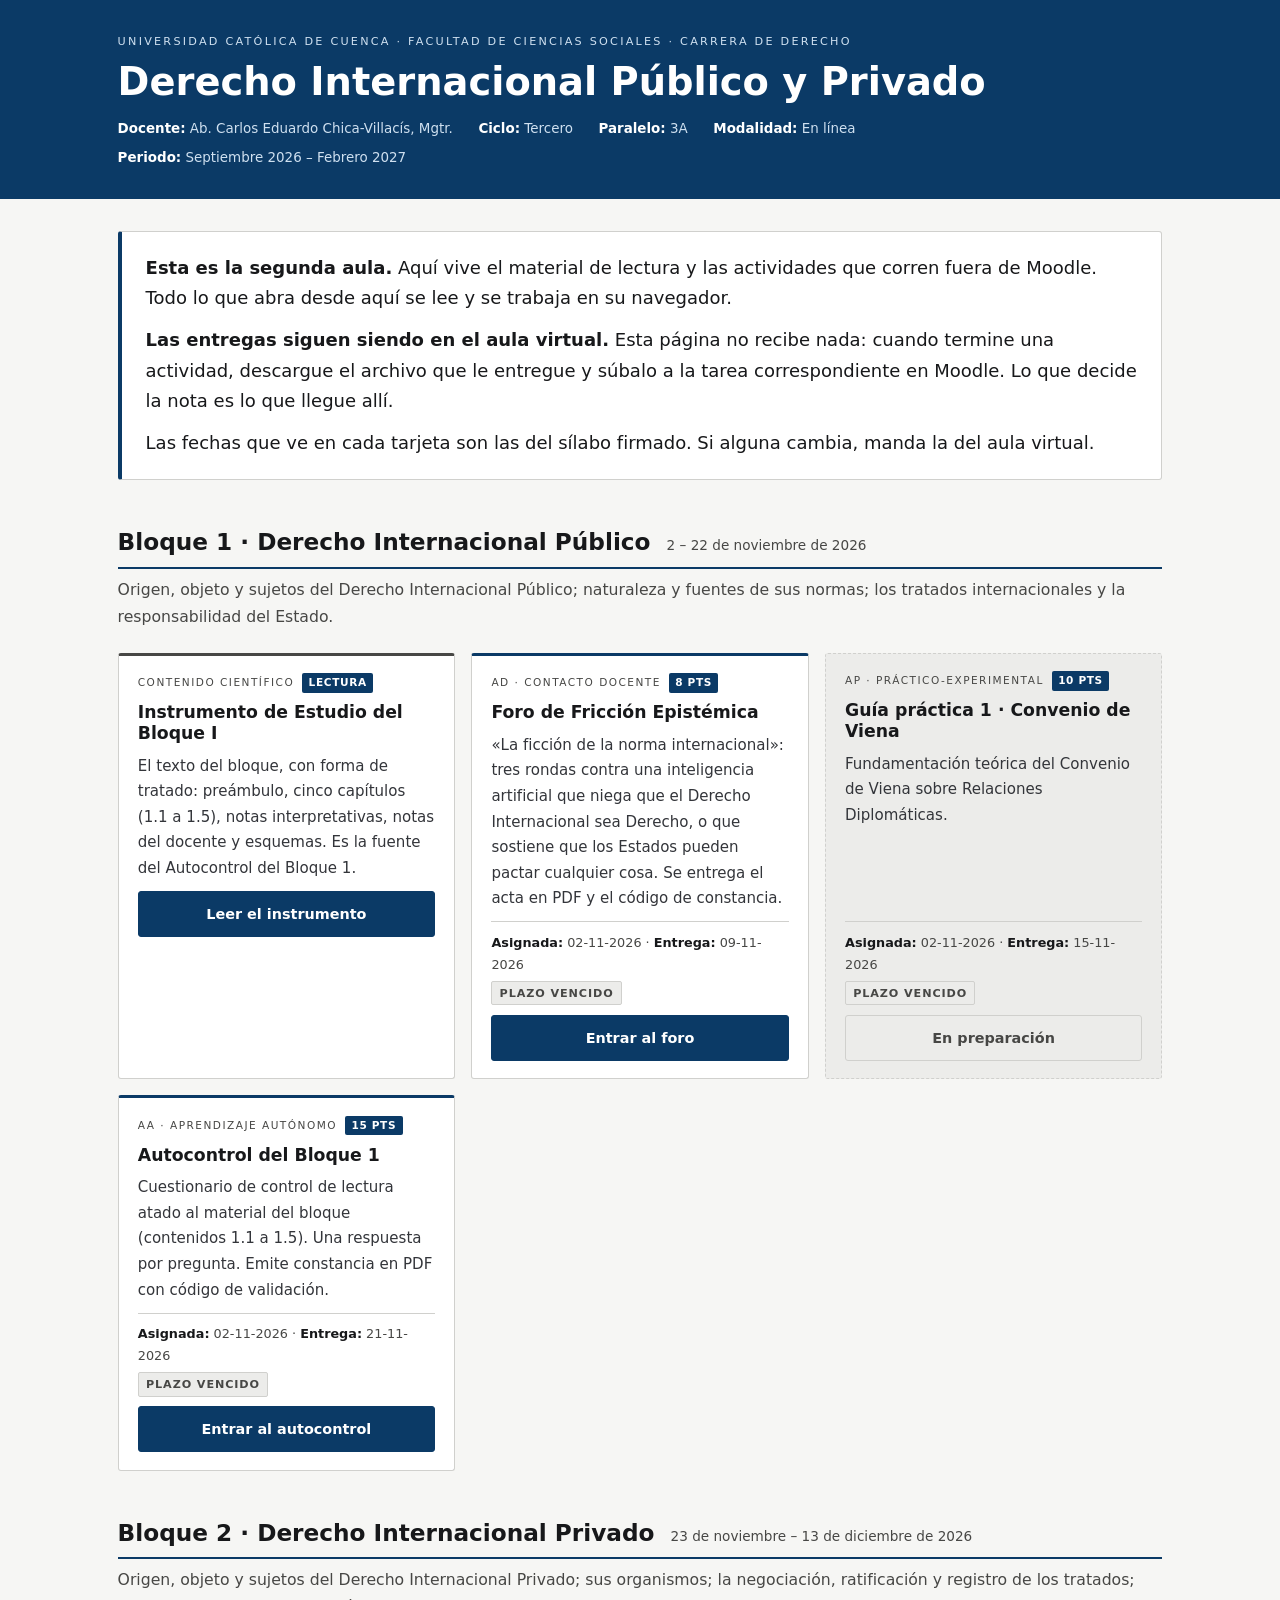
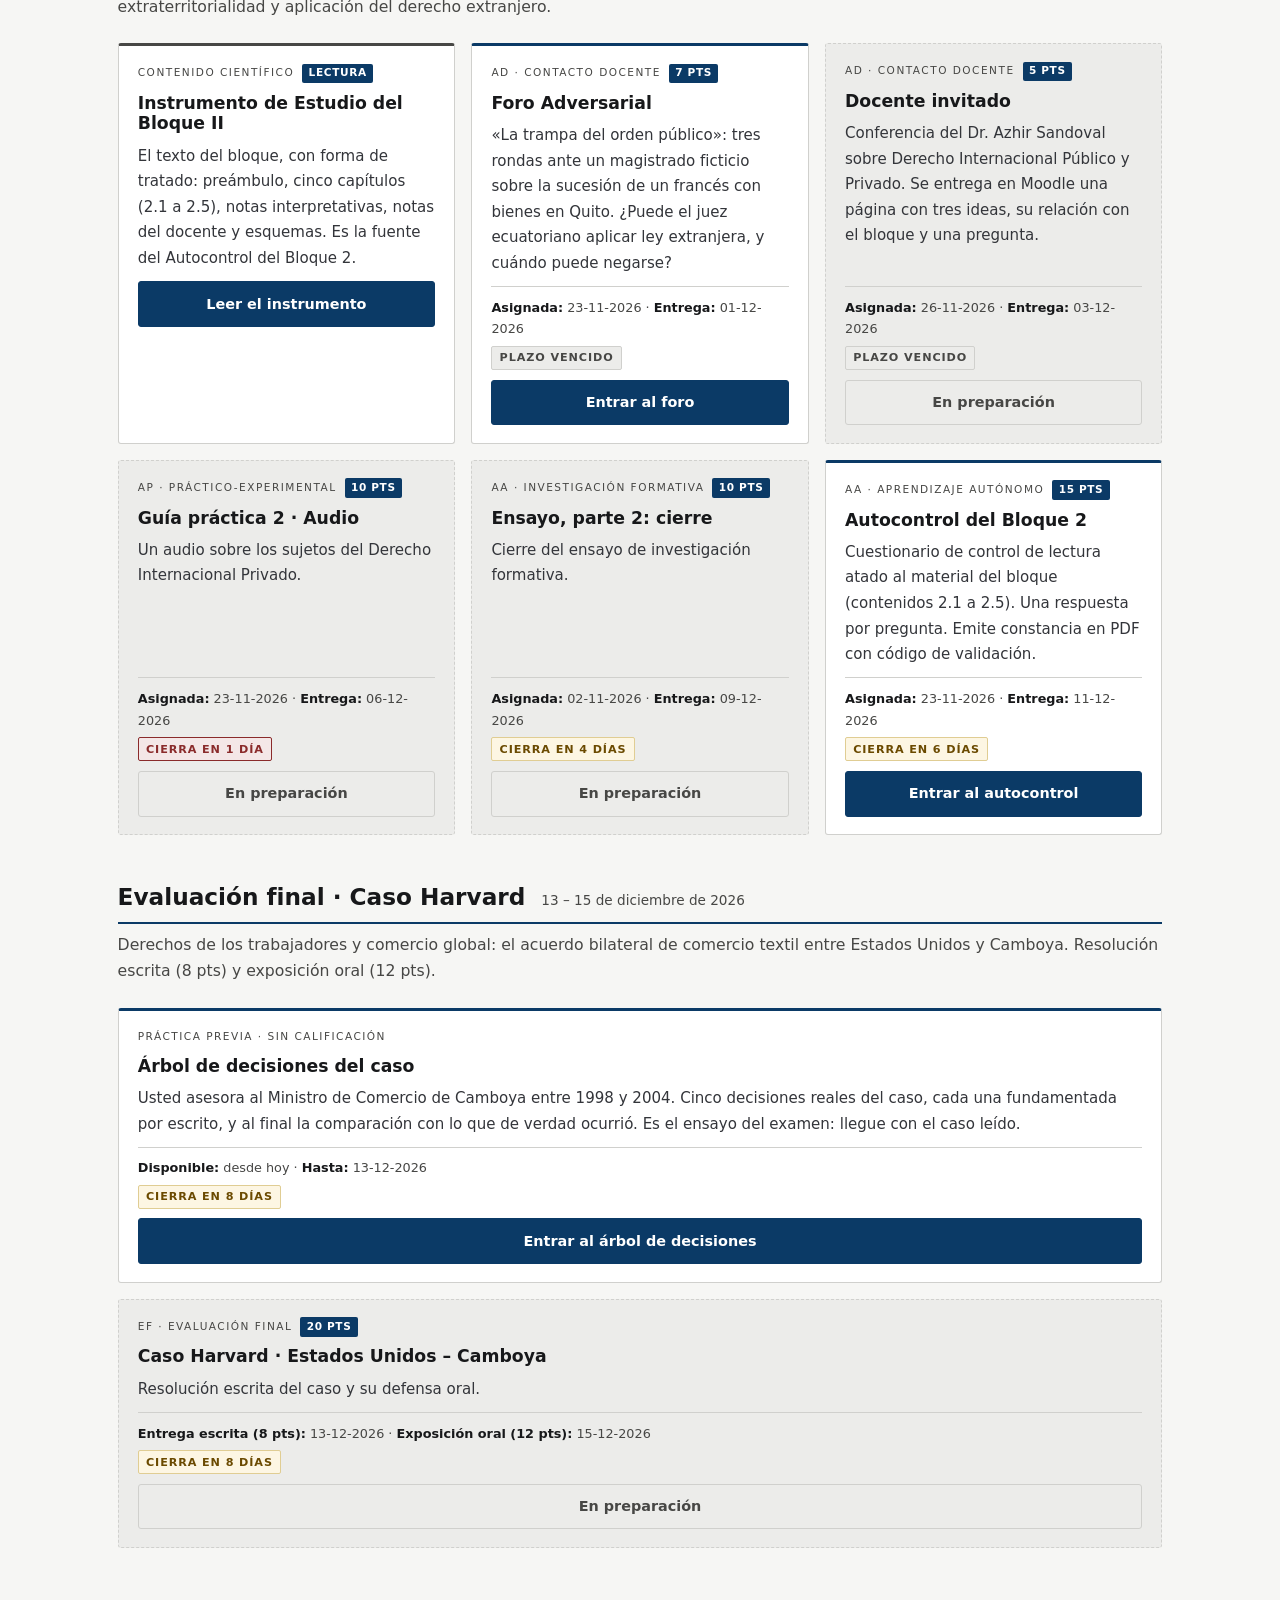
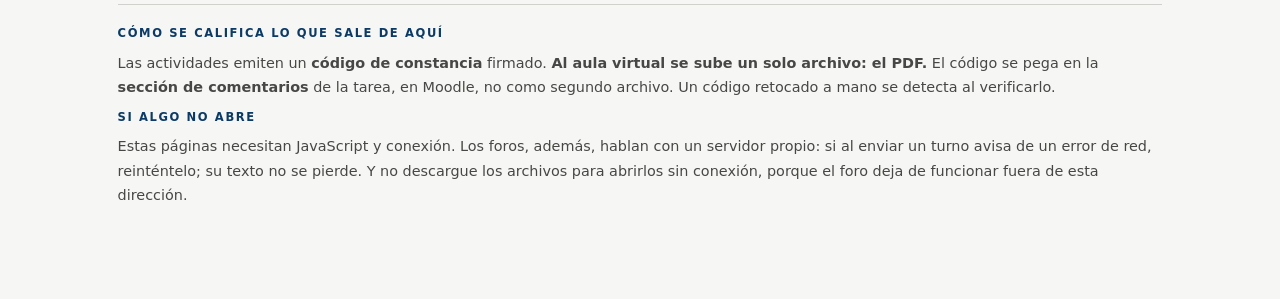
<file: index.html>
<!DOCTYPE html>
<html lang="es">
<head>
<meta charset="utf-8">
<meta name="viewport" content="width=device-width, initial-scale=1">
<title>Aula · Derecho Internacional Público y Privado · UCACUE</title>
<style>
:root{
  --papel:#f6f6f4;
  --papel-alt:#ececea;
  --blanco:#ffffff;
  --tinta:#17181a;
  --tinta-suave:#33353a;
  --acento:#0b3a66;
  --acento-claro:#1a5a94;
  --acento-tenue:#e3ecf5;
  --contra:#8a2b2b;
  --contra-tenue:#f4e7e7;
  --linea:#d0d0cd;
  --nota:#474745;
  --serif:Charter,"Georgia","Segoe UI",system-ui,sans-serif;
  --titulo:"Segoe UI",system-ui,-apple-system,"Helvetica Neue",sans-serif;
}
*{box-sizing:border-box}
html{-webkit-text-size-adjust:100%}
body{
  margin:0;padding:0;background:var(--papel);color:var(--tinta);
  font-family:var(--serif);font-size:18px;line-height:1.7;
}
h1,h2,h3,h4{font-family:var(--titulo);font-weight:600;line-height:1.2;margin:0}

/* -------- cabecera -------- */
.banda{background:var(--acento);color:#fff;padding:2rem 0 1.8rem}
.banda-int{max-width:1080px;margin:0 auto;padding:0 1.1rem}
.emisor{font-family:var(--titulo);font-size:.7rem;letter-spacing:.2em;
  text-transform:uppercase;color:#cfe0f0;margin:0 0 .5rem}
.rotulo{font-size:clamp(1.5rem,4.5vw,2.4rem);color:#fff;margin:0 0 .8rem}
.datos{display:flex;flex-wrap:wrap;gap:.4rem 1.6rem;font-family:var(--titulo);
  font-size:.84rem;color:#cfe0f0}
.datos b{color:#fff;font-weight:600}

.hoja{max-width:1080px;margin:0 auto;padding:0 1.1rem 5rem}

/* -------- aviso de qué es esto -------- */
.intro{background:var(--blanco);border:1px solid var(--linea);
  border-left:4px solid var(--acento);border-radius:3px;
  padding:1.3rem 1.5rem;margin:2rem 0}
.intro p{margin:0 0 .7rem}
.intro p:last-child{margin:0}

/* -------- bloques -------- */
.bloque{margin:3rem 0 0}
.bloque-cab{display:flex;align-items:baseline;gap:1rem;flex-wrap:wrap;
  border-bottom:2px solid var(--acento);padding-bottom:.6rem;margin-bottom:.4rem}
.bloque-cab h2{font-size:1.45rem}
.bloque-cab .rango{font-family:var(--titulo);font-size:.85rem;color:var(--nota)}
.bloque-sub{color:var(--nota);font-size:.98rem;margin:.5rem 0 1.4rem}

/* -------- tarjetas -------- */
.rejilla{display:grid;gap:1rem;grid-template-columns:repeat(auto-fill,minmax(300px,1fr))}
.pieza{background:var(--blanco);border:1px solid var(--linea);border-radius:3px;
  padding:1.1rem 1.2rem;display:flex;flex-direction:column;gap:.6rem}
.pieza.tarea{border-top:3px solid var(--acento)}
.pieza.lectura{border-top:3px solid var(--nota)}
.pieza.pendiente{background:var(--papel-alt);border-style:dashed}

.etq{font-family:var(--titulo);font-size:.66rem;letter-spacing:.14em;
  text-transform:uppercase;color:var(--nota);display:flex;gap:.5rem;
  flex-wrap:wrap;align-items:center}
.etq .pts{background:var(--acento);color:#fff;border-radius:2px;
  padding:.05rem .4rem;font-weight:700;letter-spacing:.06em}
.pieza h3{font-size:1.08rem}
.pieza p{margin:0;font-size:.94rem;color:var(--tinta-suave)}

.fechas{font-family:var(--titulo);font-size:.8rem;color:var(--nota);
  border-top:1px solid var(--linea);padding-top:.6rem;margin-top:auto}
.fechas b{color:var(--tinta)}
.estado{display:inline-block;font-family:var(--titulo);font-size:.7rem;
  font-weight:700;letter-spacing:.08em;text-transform:uppercase;
  border-radius:2px;padding:.1rem .45rem;margin-top:.35rem}
.estado.abierta{background:var(--acento-tenue);color:var(--acento);border:1px solid var(--acento-claro)}
.estado.proxima{background:#fdf6e3;color:#6b4a00;border:1px solid #e0cd93}
.estado.urgente{background:var(--contra-tenue);color:var(--contra);border:1px solid var(--contra)}
.estado.cerrada{background:var(--papel-alt);color:var(--nota);border:1px solid var(--linea)}

.btn{display:inline-block;font-family:var(--titulo);font-size:.9rem;font-weight:600;
  background:var(--acento);color:#fff;border:1px solid var(--acento);
  border-radius:3px;padding:.6rem 1.1rem;text-decoration:none;text-align:center}
.btn:hover{background:var(--acento-claro)}
.btn:focus-visible{outline:2px solid var(--tinta);outline-offset:2px}
.btn.sec{background:transparent;color:var(--acento)}
.btn.sec:hover{background:var(--acento-tenue)}
.btn.muerto{background:var(--papel-alt);color:var(--nota);border-color:var(--linea);
  cursor:not-allowed;pointer-events:none}

/* -------- pie -------- */
.pie{margin-top:3.5rem;border-top:1px solid var(--linea);padding-top:1.4rem;
  font-size:.9rem;color:var(--nota)}
.pie h4{font-size:.72rem;letter-spacing:.14em;text-transform:uppercase;
  color:var(--acento);margin:0 0 .6rem}
.pie p{margin:0 0 .7rem}

@media (max-width:620px){
  body{font-size:17px}
  .rejilla{grid-template-columns:1fr}
}
</style>
</head>
<body>

<header class="banda">
  <div class="banda-int">
    <p class="emisor">Universidad Católica de Cuenca · Facultad de Ciencias Sociales · Carrera de Derecho</p>
    <h1 class="rotulo">Derecho Internacional Público y Privado</h1>
    <div class="datos">
      <span><b>Docente:</b> Ab. Carlos Eduardo Chica-Villacís, Mgtr.</span>
      <span><b>Ciclo:</b> Tercero</span>
      <span><b>Paralelo:</b> 3A</span>
      <span><b>Modalidad:</b> En línea</span>
      <span><b>Periodo:</b> Septiembre 2026 – Febrero 2027</span>
    </div>
  </div>
</header>

<div class="hoja">

  <div class="intro">
    <p><b>Esta es la segunda aula.</b> Aquí vive el material de lectura y las
    actividades que corren fuera de Moodle. Todo lo que abra desde aquí se lee y
    se trabaja en su navegador.</p>
    <p><b>Las entregas siguen siendo en el aula virtual.</b> Esta página no
    recibe nada: cuando termine una actividad, descargue el archivo que le
    entregue y súbalo a la tarea correspondiente en Moodle. Lo que decide la
    nota es lo que llegue allí.</p>
    <p>Las fechas que ve en cada tarjeta son las del sílabo firmado. Si alguna
    cambia, manda la del aula virtual.</p>
  </div>

  <!-- ============================ BLOQUE 1 ============================ -->
  <section class="bloque">
    <div class="bloque-cab">
      <h2>Bloque 1 · Derecho Internacional Público</h2>
      <span class="rango">2 – 22 de noviembre de 2026</span>
    </div>
    <p class="bloque-sub">Origen, objeto y sujetos del Derecho Internacional
    Público; naturaleza y fuentes de sus normas; los tratados internacionales y
    la responsabilidad del Estado.</p>

    <div class="rejilla">

      <article class="pieza lectura">
        <div class="etq"><span>Contenido científico</span><span class="pts">Lectura</span></div>
        <h3>Instrumento de Estudio del Bloque I</h3>
        <p>El texto del bloque, con forma de tratado: preámbulo, cinco capítulos
        (1.1 a 1.5), notas interpretativas, notas del docente y esquemas. Es la
        fuente del Autocontrol del Bloque 1.</p>
        <a class="btn" href="contenido-b1/">Leer el instrumento</a>
      </article>

      <article class="pieza tarea" data-cierre="2026-11-09">
        <div class="etq"><span>AD · Contacto docente</span><span class="pts">8 pts</span></div>
        <h3>Foro de Fricción Epistémica</h3>
        <p>«La ficción de la norma internacional»: tres rondas contra una
        inteligencia artificial que niega que el Derecho Internacional sea
        Derecho, o que sostiene que los Estados pueden pactar cualquier cosa. Se
        entrega el acta en PDF y el código de constancia.</p>
        <div class="fechas">
          <b>Asignada:</b> 02-11-2026 · <b>Entrega:</b> 09-11-2026
          <br><span class="estado"></span>
        </div>
        <a class="btn" href="foro-b1/">Entrar al foro</a>
      </article>

      <article class="pieza pendiente" data-cierre="2026-11-15">
        <div class="etq"><span>AP · Práctico-experimental</span><span class="pts">10 pts</span></div>
        <h3>Guía práctica 1 · Convenio de Viena</h3>
        <p>Fundamentación teórica del Convenio de Viena sobre Relaciones
        Diplomáticas.</p>
        <div class="fechas">
          <b>Asignada:</b> 02-11-2026 · <b>Entrega:</b> 15-11-2026
          <br><span class="estado"></span>
        </div>
        <span class="btn muerto">En preparación</span>
      </article>

      <article class="pieza tarea" data-cierre="2026-11-21">
        <div class="etq"><span>AA · Aprendizaje autónomo</span><span class="pts">15 pts</span></div>
        <h3>Autocontrol del Bloque 1</h3>
        <p>Cuestionario de control de lectura atado al material del bloque
        (contenidos 1.1 a 1.5). Una respuesta por pregunta. Emite constancia
        en PDF con código de validación.</p>
        <div class="fechas">
          <b>Asignada:</b> 02-11-2026 · <b>Entrega:</b> 21-11-2026
          <br><span class="estado"></span>
        </div>
        <a class="btn" href="autocontrol-b1/">Entrar al autocontrol</a>
      </article>

    </div>
  </section>

  <!-- ============================ BLOQUE 2 ============================ -->
  <section class="bloque">
    <div class="bloque-cab">
      <h2>Bloque 2 · Derecho Internacional Privado</h2>
      <span class="rango">23 de noviembre – 13 de diciembre de 2026</span>
    </div>
    <p class="bloque-sub">Origen, objeto y sujetos del Derecho Internacional
    Privado; sus organismos; la negociación, ratificación y registro de los
    tratados; extraterritorialidad y aplicación del derecho extranjero.</p>

    <div class="rejilla">

      <article class="pieza lectura">
        <div class="etq"><span>Contenido científico</span><span class="pts">Lectura</span></div>
        <h3>Instrumento de Estudio del Bloque II</h3>
        <p>El texto del bloque, con forma de tratado: preámbulo, cinco capítulos
        (2.1 a 2.5), notas interpretativas, notas del docente y esquemas. Es la
        fuente del Autocontrol del Bloque 2.</p>
        <a class="btn" href="contenido-b2/">Leer el instrumento</a>
      </article>

      <article class="pieza tarea" data-cierre="2026-12-01">
        <div class="etq"><span>AD · Contacto docente</span><span class="pts">7 pts</span></div>
        <h3>Foro Adversarial</h3>
        <p>«La trampa del orden público»: tres rondas ante un magistrado ficticio
        sobre la sucesión de un francés con bienes en Quito. ¿Puede el juez
        ecuatoriano aplicar ley extranjera, y cuándo puede negarse?</p>
        <div class="fechas">
          <b>Asignada:</b> 23-11-2026 · <b>Entrega:</b> 01-12-2026
          <br><span class="estado"></span>
        </div>
        <a class="btn" href="foro-b2/">Entrar al foro</a>
      </article>

      <article class="pieza pendiente" data-cierre="2026-12-03">
        <div class="etq"><span>AD · Contacto docente</span><span class="pts">5 pts</span></div>
        <h3>Docente invitado</h3>
        <p>Conferencia del Dr. Azhir Sandoval sobre Derecho Internacional Público
        y Privado. Se entrega en Moodle una página con tres ideas, su relación
        con el bloque y una pregunta.</p>
        <div class="fechas">
          <b>Asignada:</b> 26-11-2026 · <b>Entrega:</b> 03-12-2026
          <br><span class="estado"></span>
        </div>
        <span class="btn muerto">En preparación</span>
      </article>

      <article class="pieza pendiente" data-cierre="2026-12-06">
        <div class="etq"><span>AP · Práctico-experimental</span><span class="pts">10 pts</span></div>
        <h3>Guía práctica 2 · Audio</h3>
        <p>Un audio sobre los sujetos del Derecho Internacional Privado.</p>
        <div class="fechas">
          <b>Asignada:</b> 23-11-2026 · <b>Entrega:</b> 06-12-2026
          <br><span class="estado"></span>
        </div>
        <span class="btn muerto">En preparación</span>
      </article>

      <article class="pieza pendiente" data-cierre="2026-12-09">
        <div class="etq"><span>AA · Investigación formativa</span><span class="pts">10 pts</span></div>
        <h3>Ensayo, parte 2: cierre</h3>
        <p>Cierre del ensayo de investigación formativa.</p>
        <div class="fechas">
          <b>Asignada:</b> 02-11-2026 · <b>Entrega:</b> 09-12-2026
          <br><span class="estado"></span>
        </div>
        <span class="btn muerto">En preparación</span>
      </article>

      <article class="pieza tarea" data-cierre="2026-12-11">
        <div class="etq"><span>AA · Aprendizaje autónomo</span><span class="pts">15 pts</span></div>
        <h3>Autocontrol del Bloque 2</h3>
        <p>Cuestionario de control de lectura atado al material del bloque
        (contenidos 2.1 a 2.5). Una respuesta por pregunta. Emite constancia
        en PDF con código de validación.</p>
        <div class="fechas">
          <b>Asignada:</b> 23-11-2026 · <b>Entrega:</b> 11-12-2026
          <br><span class="estado"></span>
        </div>
        <a class="btn" href="autocontrol-b2/">Entrar al autocontrol</a>
      </article>

    </div>
  </section>

  <!-- ============================ EVALUACIÓN FINAL ============================ -->
  <section class="bloque">
    <div class="bloque-cab">
      <h2>Evaluación final · Caso Harvard</h2>
      <span class="rango">13 – 15 de diciembre de 2026</span>
    </div>
    <p class="bloque-sub">Derechos de los trabajadores y comercio global: el
    acuerdo bilateral de comercio textil entre Estados Unidos y Camboya. Resolución
    escrita (8 pts) y exposición oral (12 pts).</p>

    <div class="rejilla">
      <article class="pieza tarea" data-cierre="2026-12-13" style="grid-column:1 / -1;">
        <div class="etq"><span>Práctica previa · Sin calificación</span></div>
        <h3>Árbol de decisiones del caso</h3>
        <p>Usted asesora al Ministro de Comercio de Camboya entre 1998 y 2004.
        Cinco decisiones reales del caso, cada una fundamentada por escrito, y al
        final la comparación con lo que de verdad ocurrió. Es el ensayo del
        examen: llegue con el caso leído.</p>
        <div class="fechas">
          <b>Disponible:</b> desde hoy · <b>Hasta:</b> 13-12-2026
          <br><span class="estado"></span>
        </div>
        <a class="btn" href="caso-harvard/">Entrar al árbol de decisiones</a>
      </article>
      <article class="pieza pendiente" data-cierre="2026-12-13" style="grid-column:1 / -1;">
        <div class="etq"><span>EF · Evaluación final</span><span class="pts">20 pts</span></div>
        <h3>Caso Harvard · Estados Unidos – Camboya</h3>
        <p>Resolución escrita del caso y su defensa oral.</p>
        <div class="fechas">
          <b>Entrega escrita (8 pts):</b> 13-12-2026 · <b>Exposición oral (12 pts):</b> 15-12-2026
          <br><span class="estado"></span>
        </div>
        <span class="btn muerto">En preparación</span>
      </article>
    </div>
  </section>

  <div class="pie">
    <h4>Cómo se califica lo que sale de aquí</h4>
    <p>Las actividades emiten un <b>código de constancia</b> firmado.
    <b>Al aula virtual se sube un solo archivo: el PDF.</b> El código se pega en la
    <b>sección de comentarios</b> de la tarea, en Moodle, no como segundo archivo. Un
    código retocado a mano se detecta al verificarlo.</p>

    <h4>Si algo no abre</h4>
    <p>Estas páginas necesitan JavaScript y conexión. Los foros, además, hablan
    con un servidor propio: si al enviar un turno avisa de un error de red,
    reinténtelo; su texto no se pierde. Y no descargue los archivos para abrirlos
    sin conexión, porque el foro deja de funcionar fuera de esta dirección.</p>
  </div>

</div>

<script>
// Pinta el estado de cada tarea comparando su fecha de cierre con el reloj del
// aparato. Es informativo: lo que cierra de verdad es el aula virtual.
(function(){
  var HOY = new Date(); HOY.setHours(0,0,0,0);
  var tarjetas = document.querySelectorAll('[data-cierre]');
  for (var i = 0; i < tarjetas.length; i++) {
    var t = tarjetas[i];
    var s = t.getAttribute('data-cierre').split('-');
    var cierre = new Date(+s[0], +s[1]-1, +s[2]);
    var dias = Math.round((cierre - HOY) / 86400000);
    var caja = t.querySelector('.estado');
    if (!caja) continue;
    if (dias < 0) {
      caja.className = 'estado cerrada';
      caja.textContent = 'Plazo vencido';
    } else if (dias === 0) {
      caja.className = 'estado urgente';
      caja.textContent = 'Cierra hoy';
    } else if (dias <= 3) {
      caja.className = 'estado urgente';
      caja.textContent = 'Cierra en ' + dias + (dias === 1 ? ' día' : ' días');
    } else if (dias <= 10) {
      caja.className = 'estado proxima';
      caja.textContent = 'Cierra en ' + dias + ' días';
    } else {
      caja.className = 'estado abierta';
      caja.textContent = 'Cierra en ' + dias + ' días';
    }
  }
})();
</script>
</body>
</html>
</file>
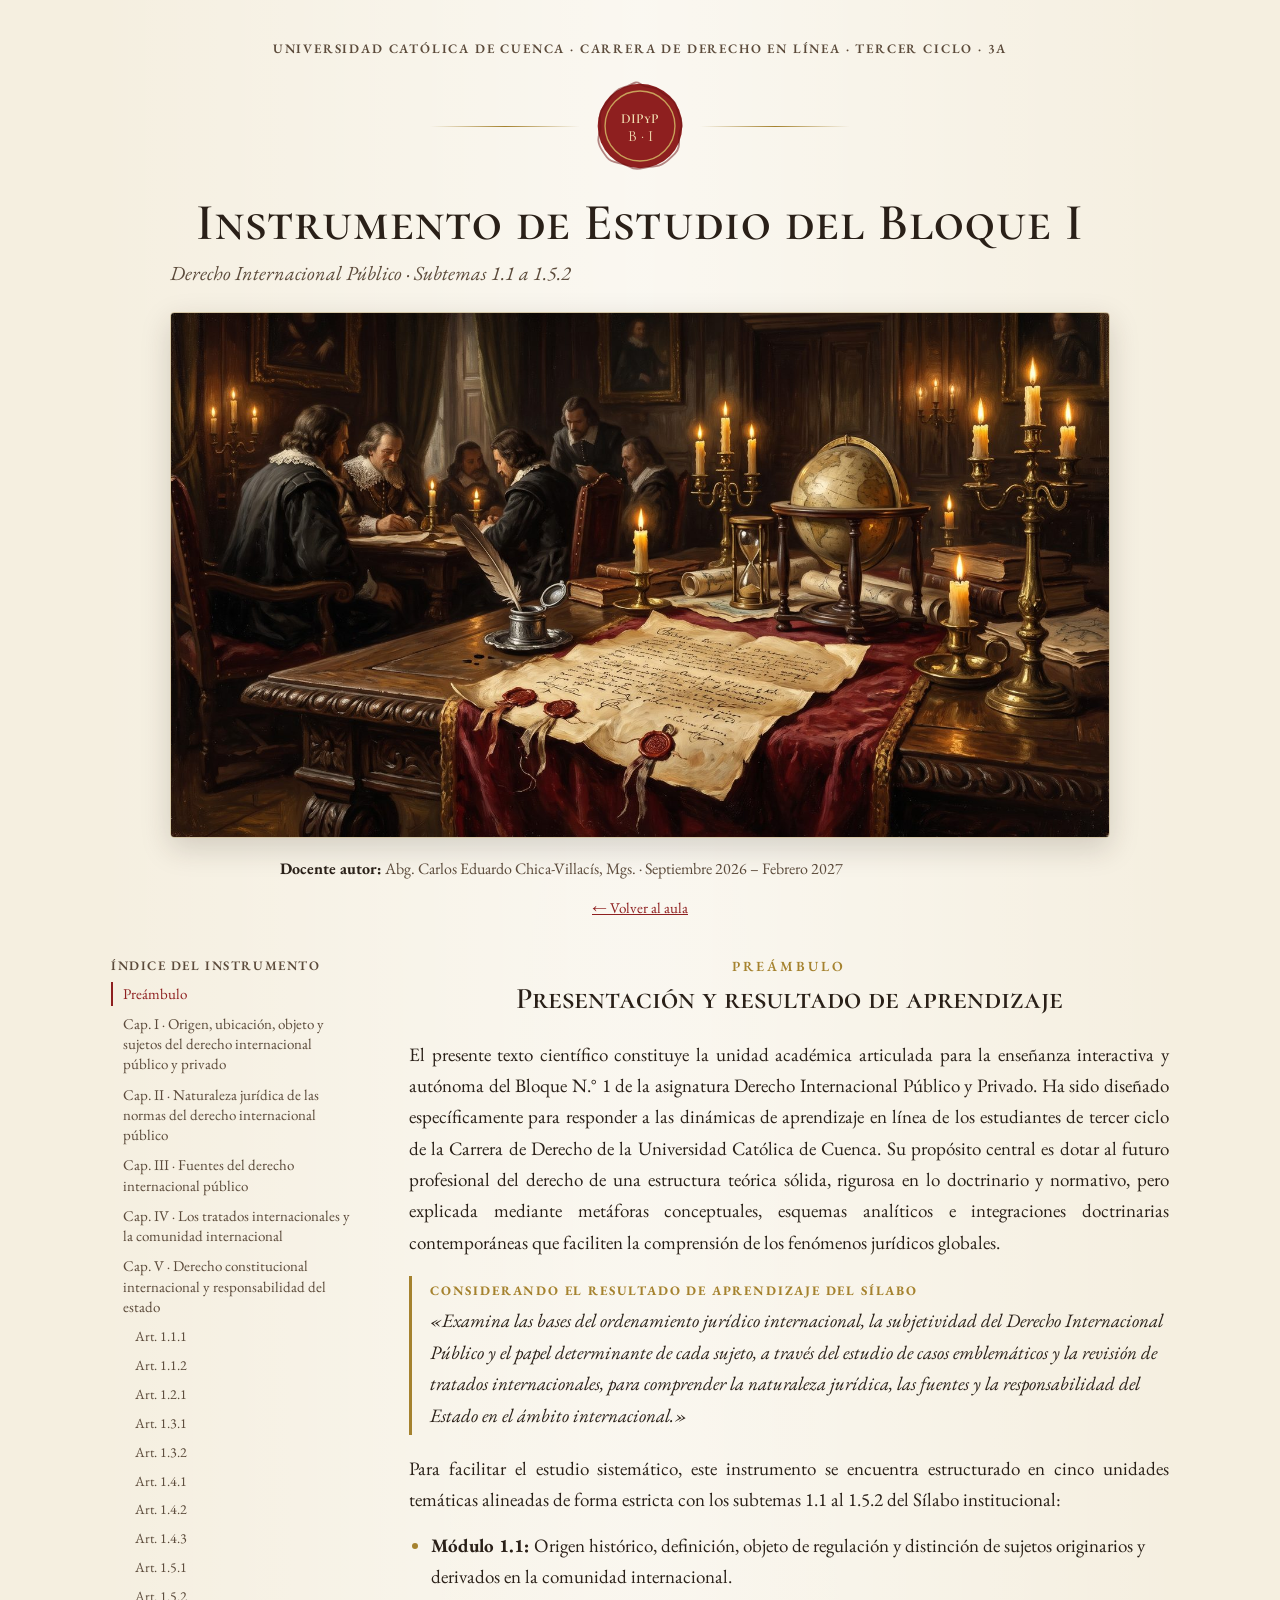
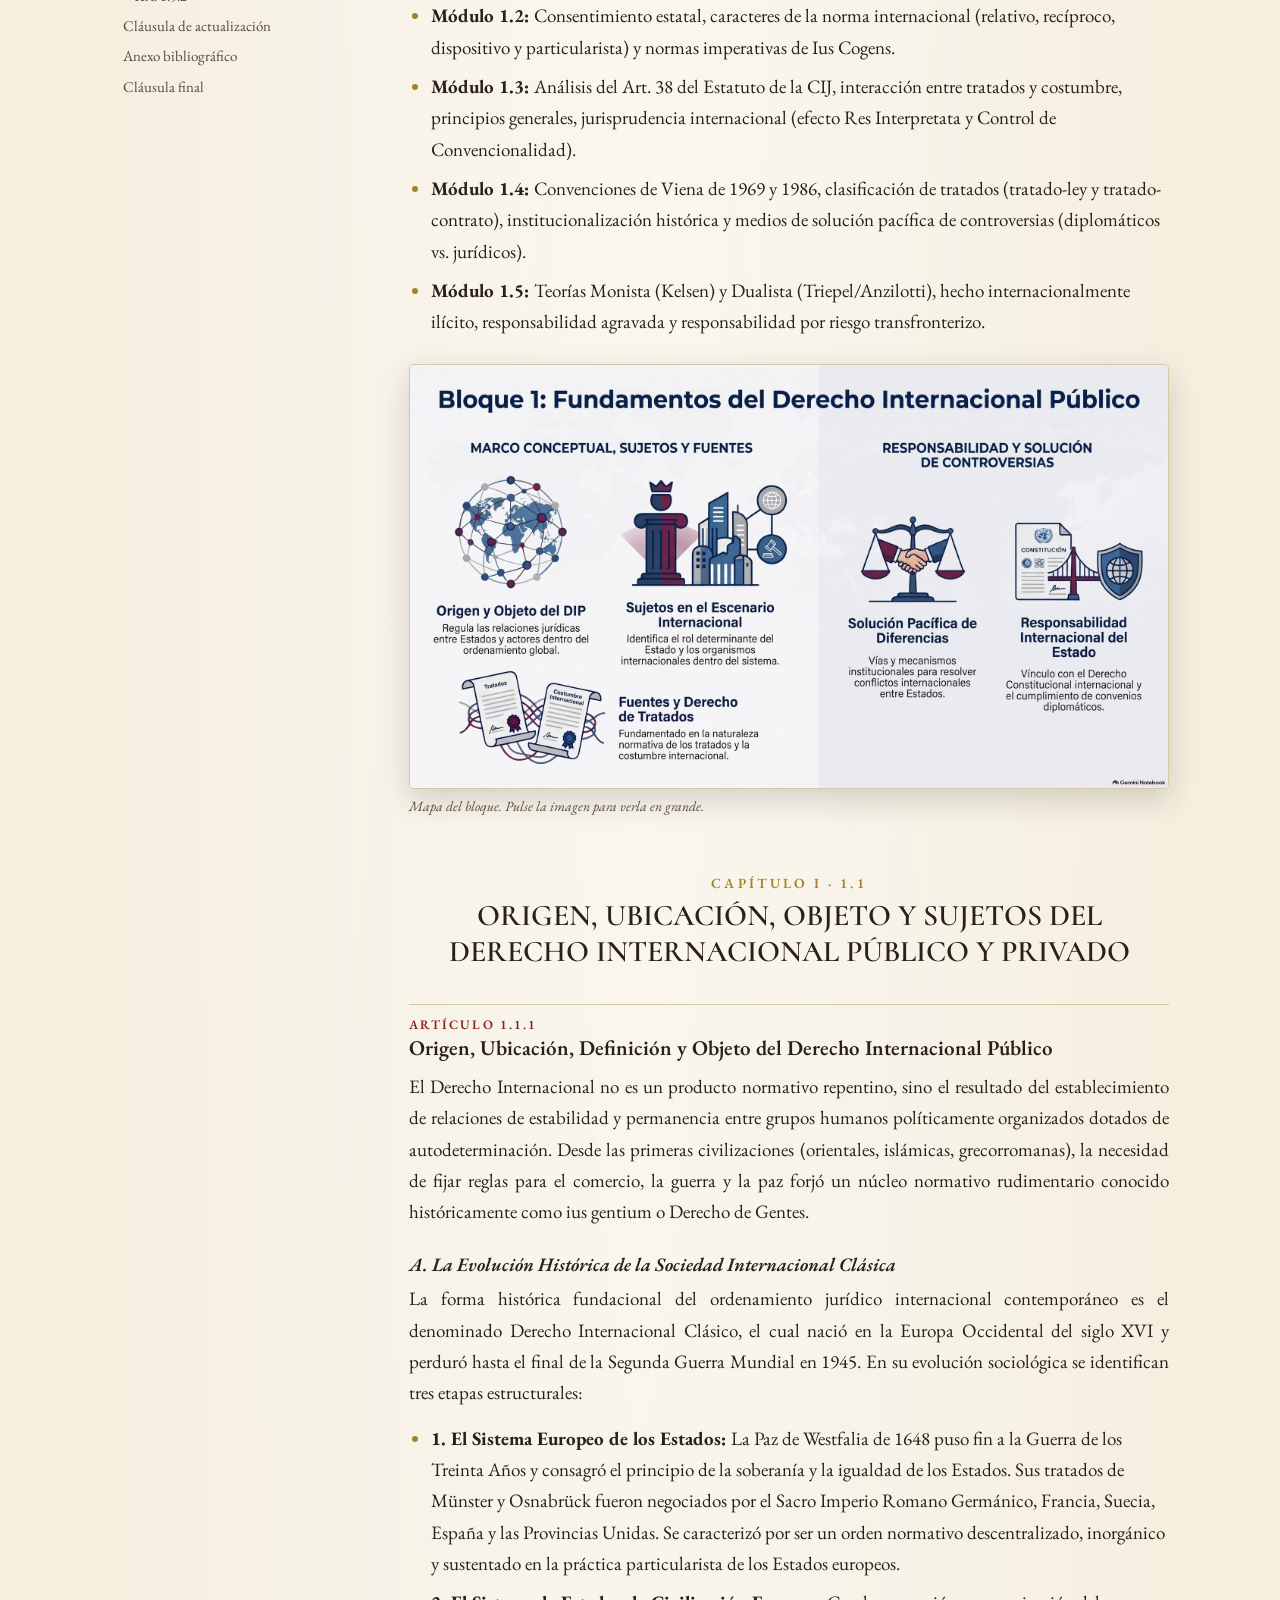
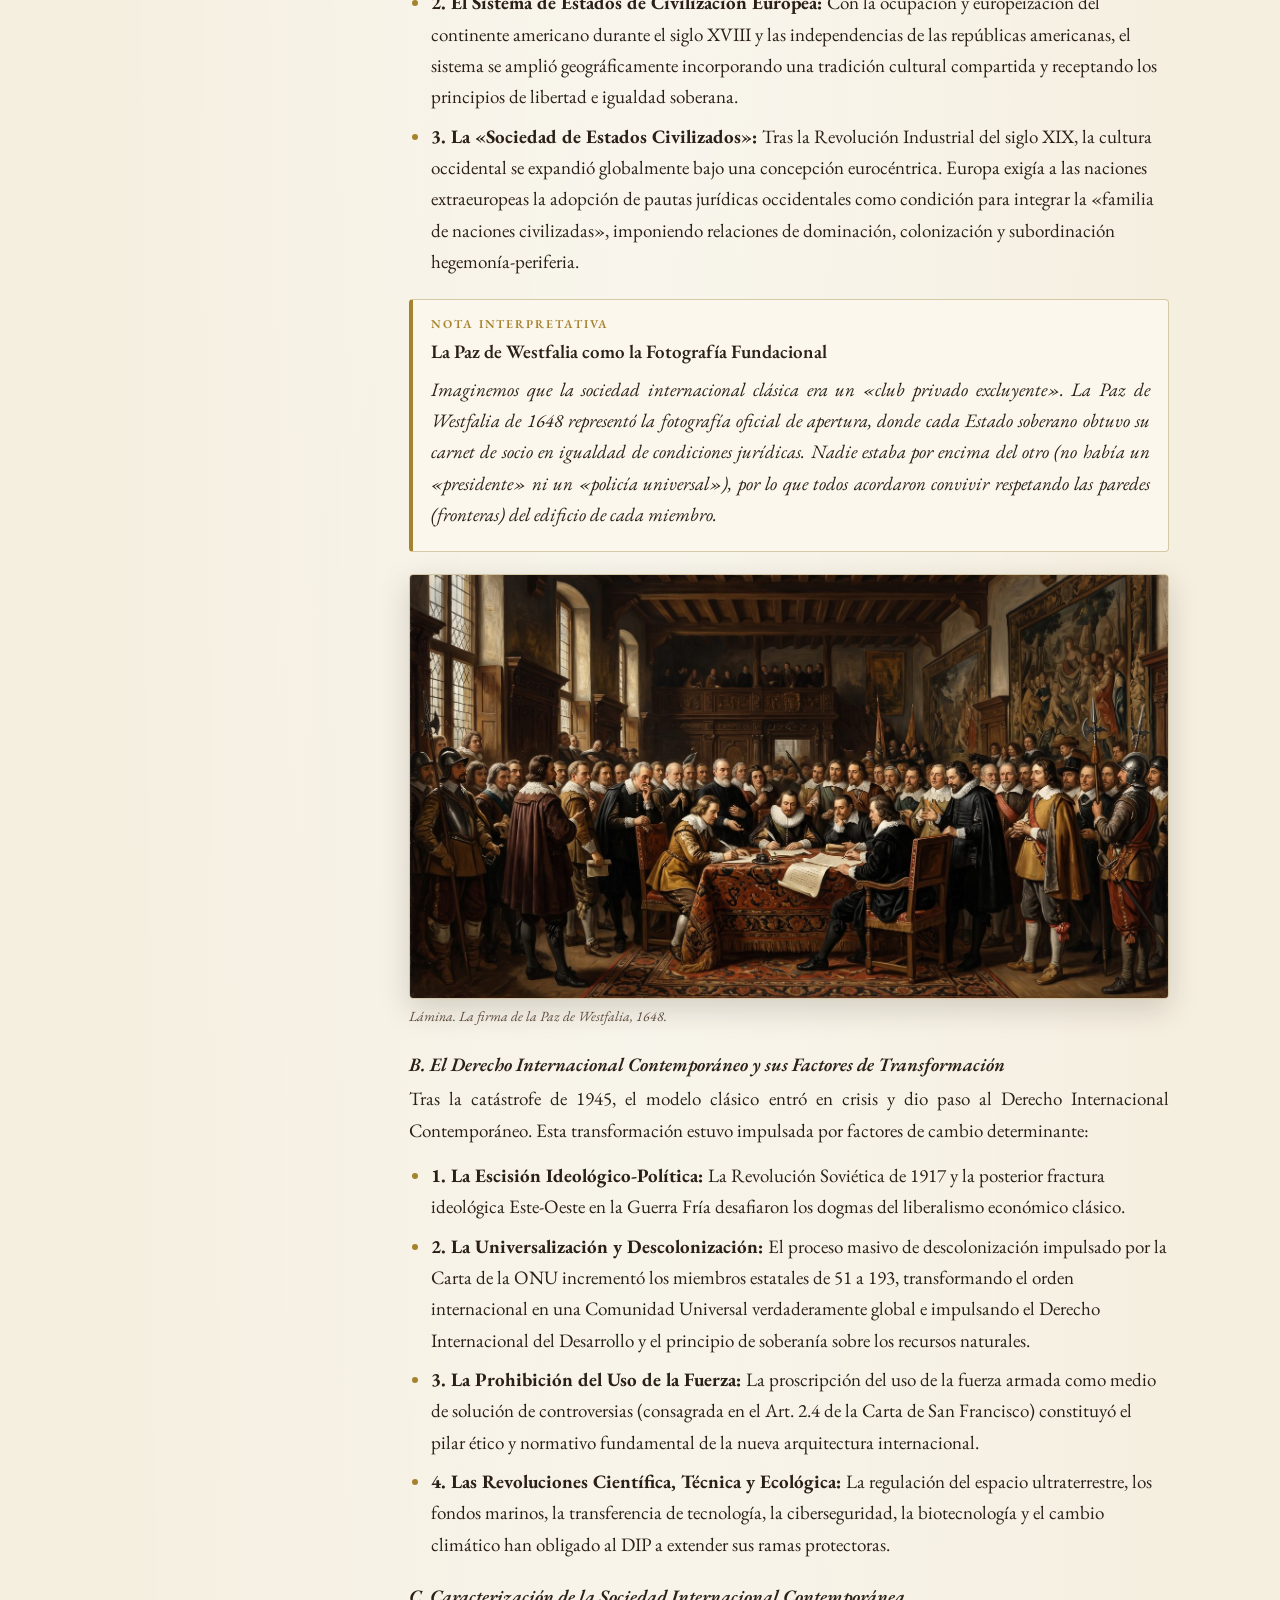
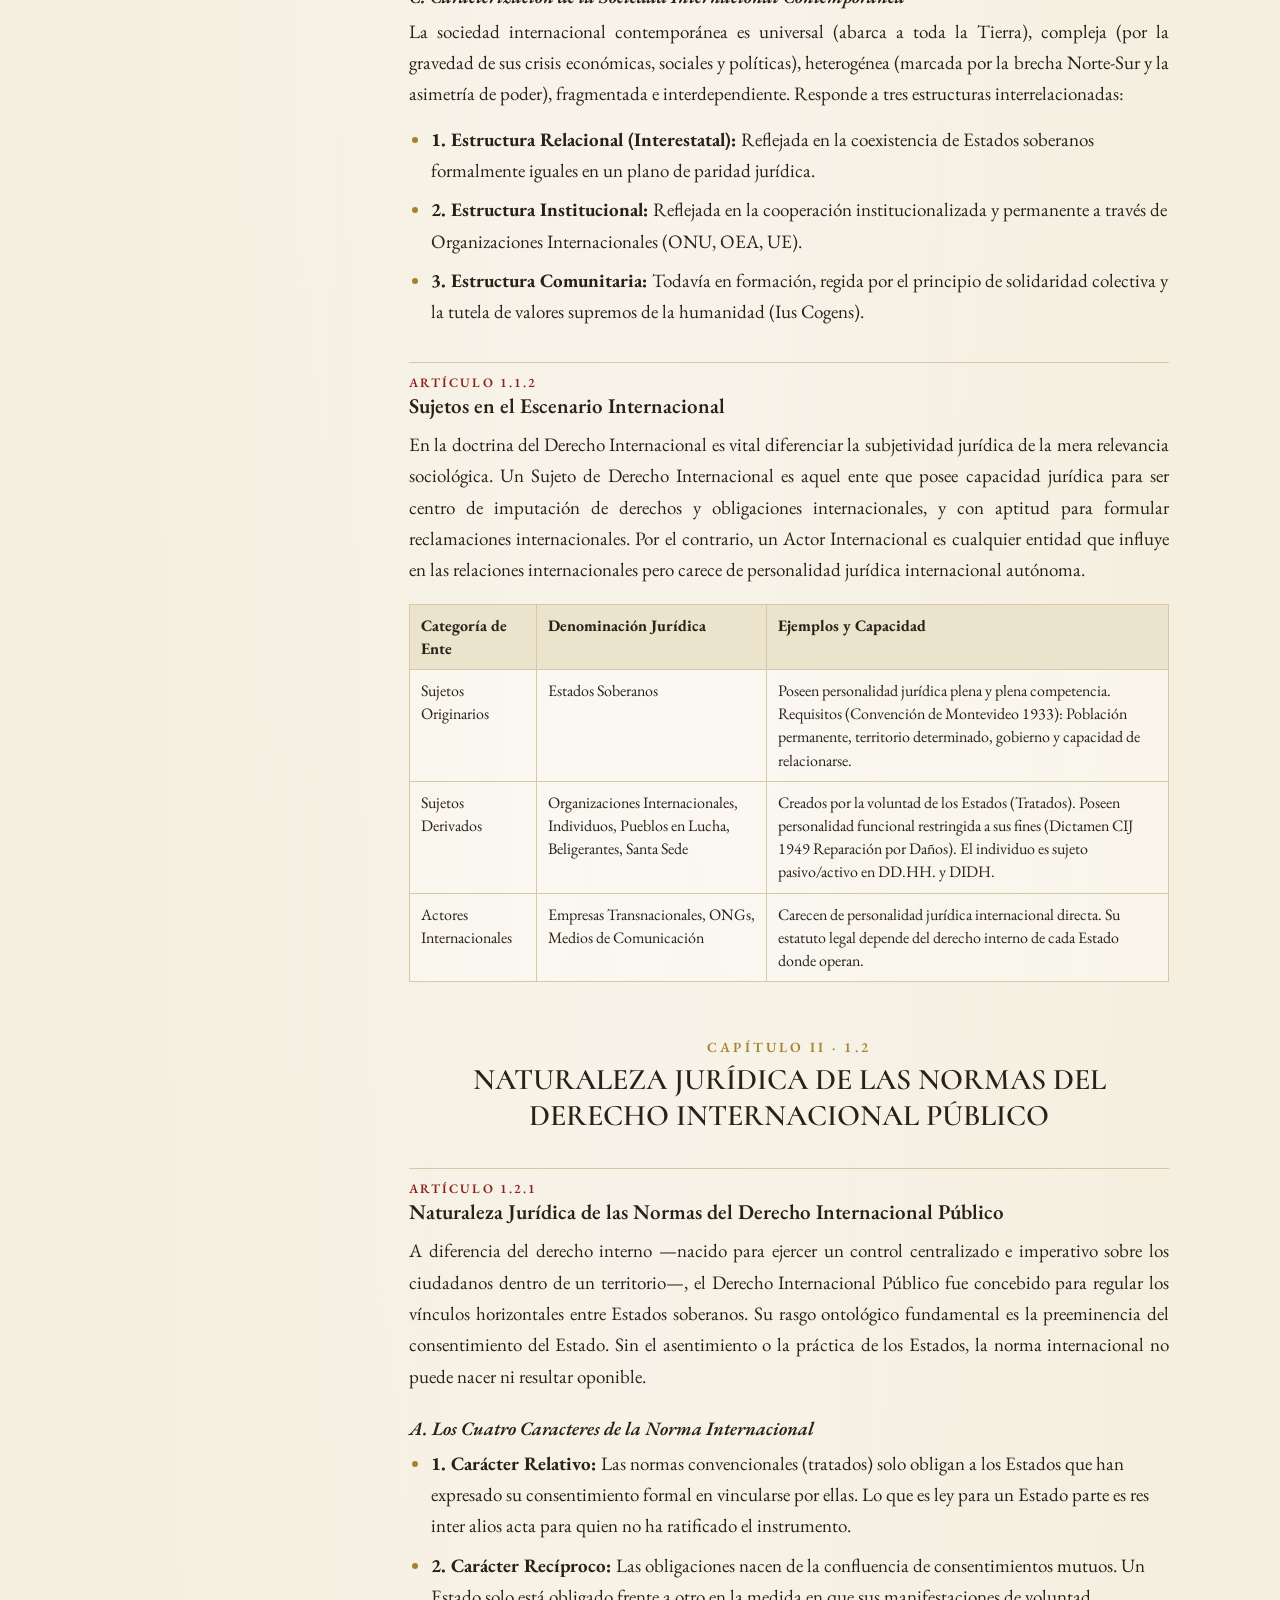
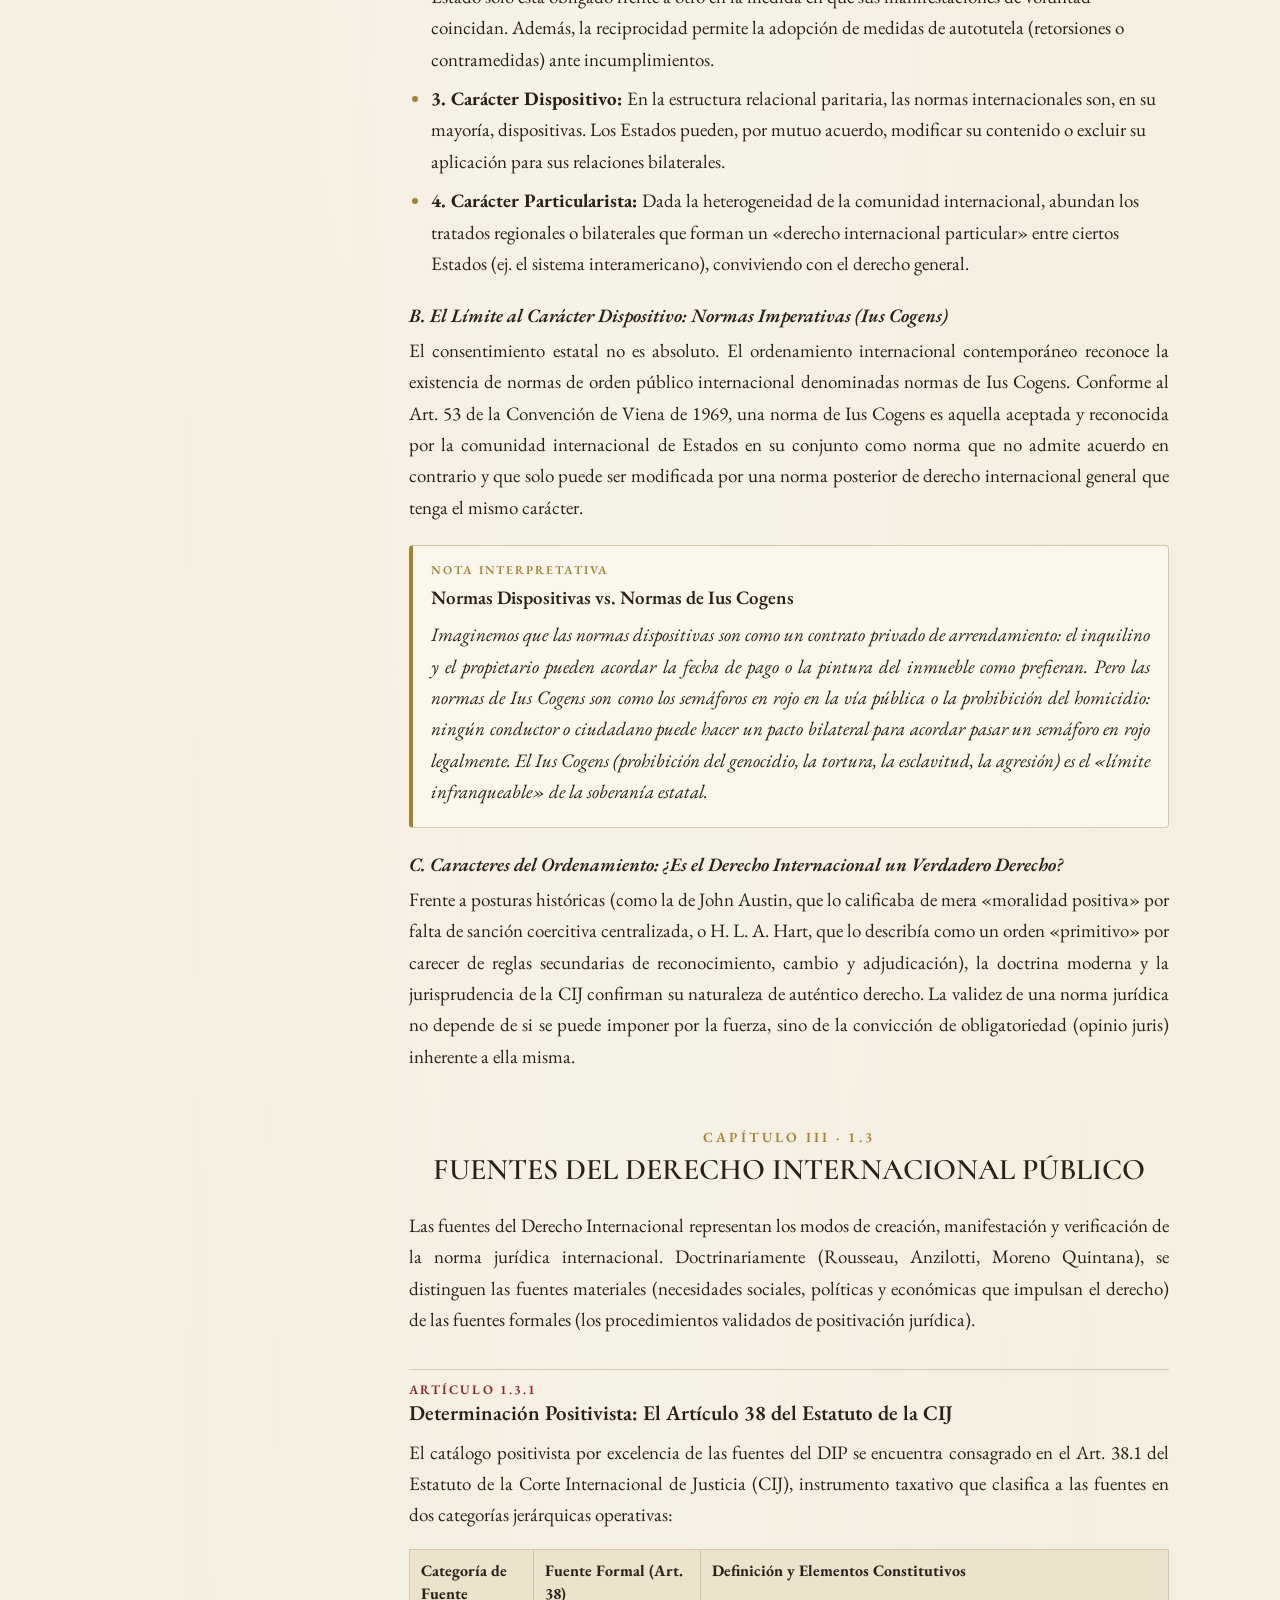
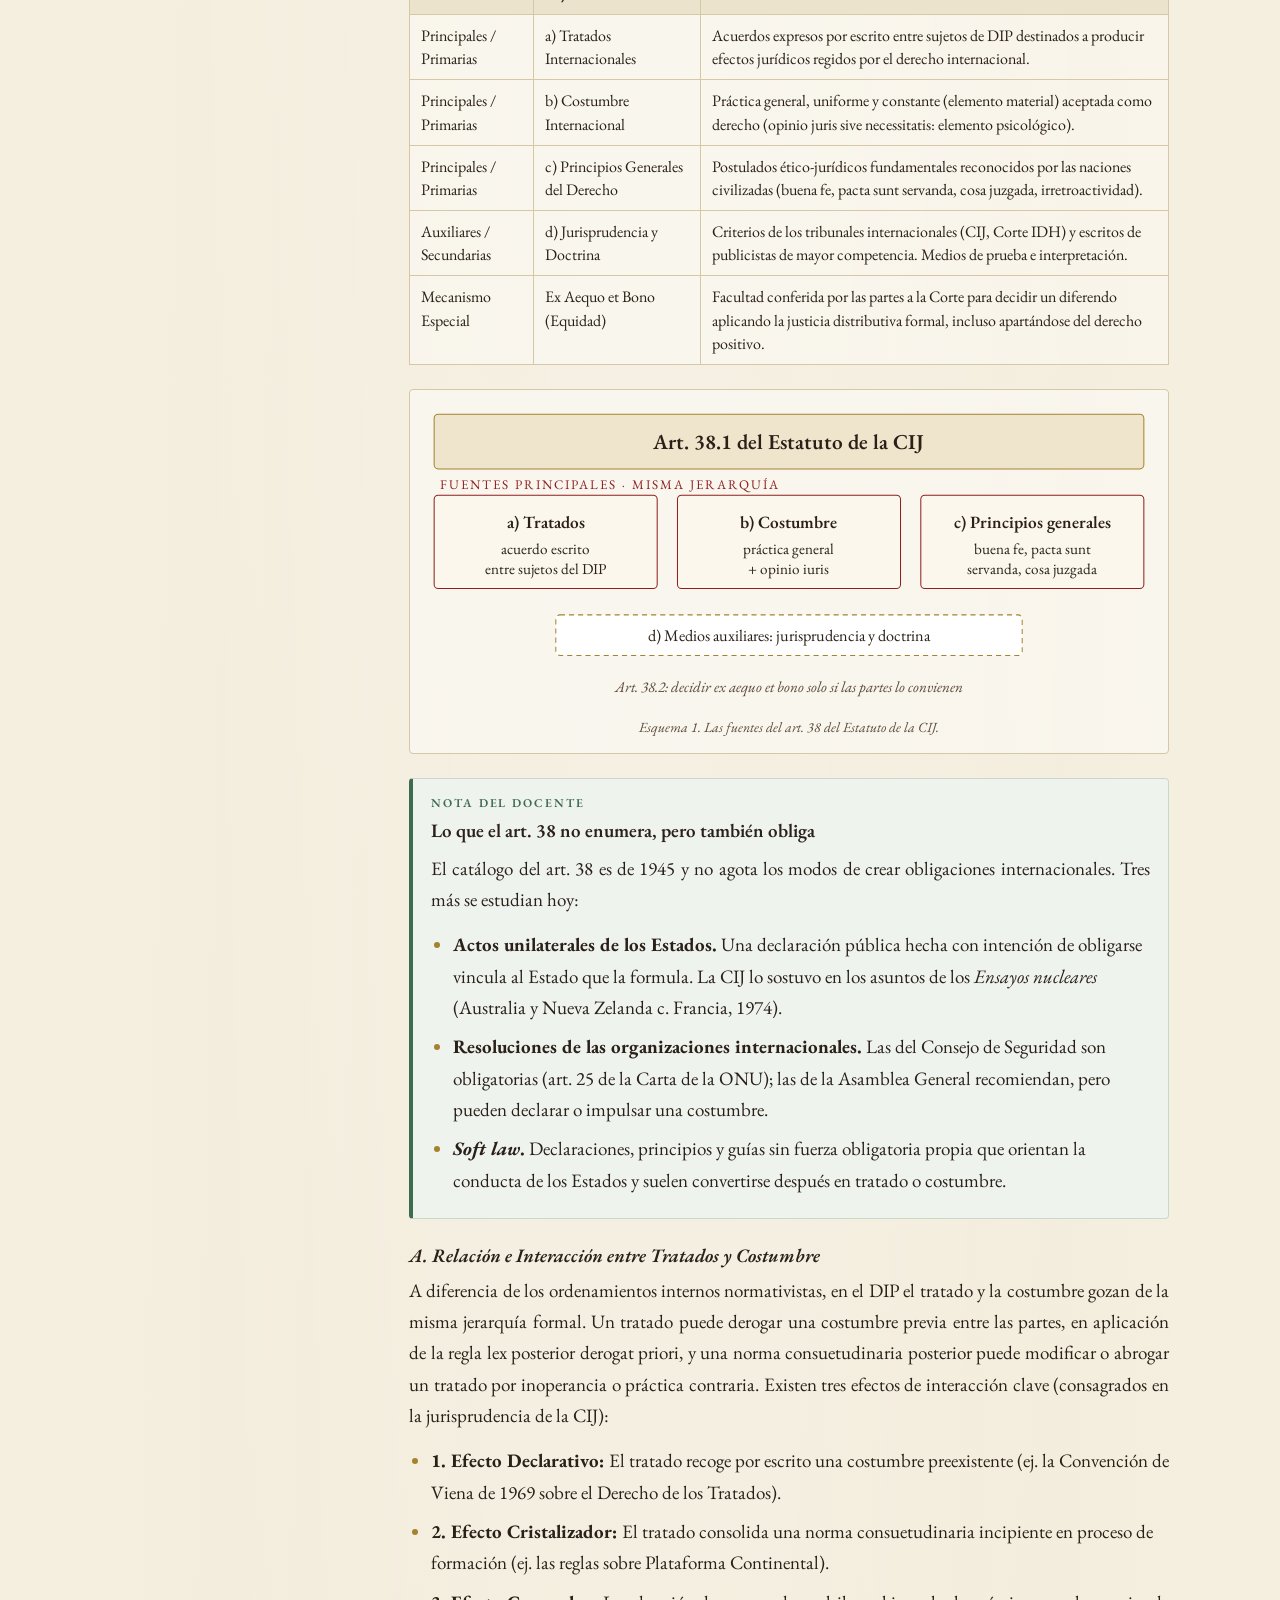
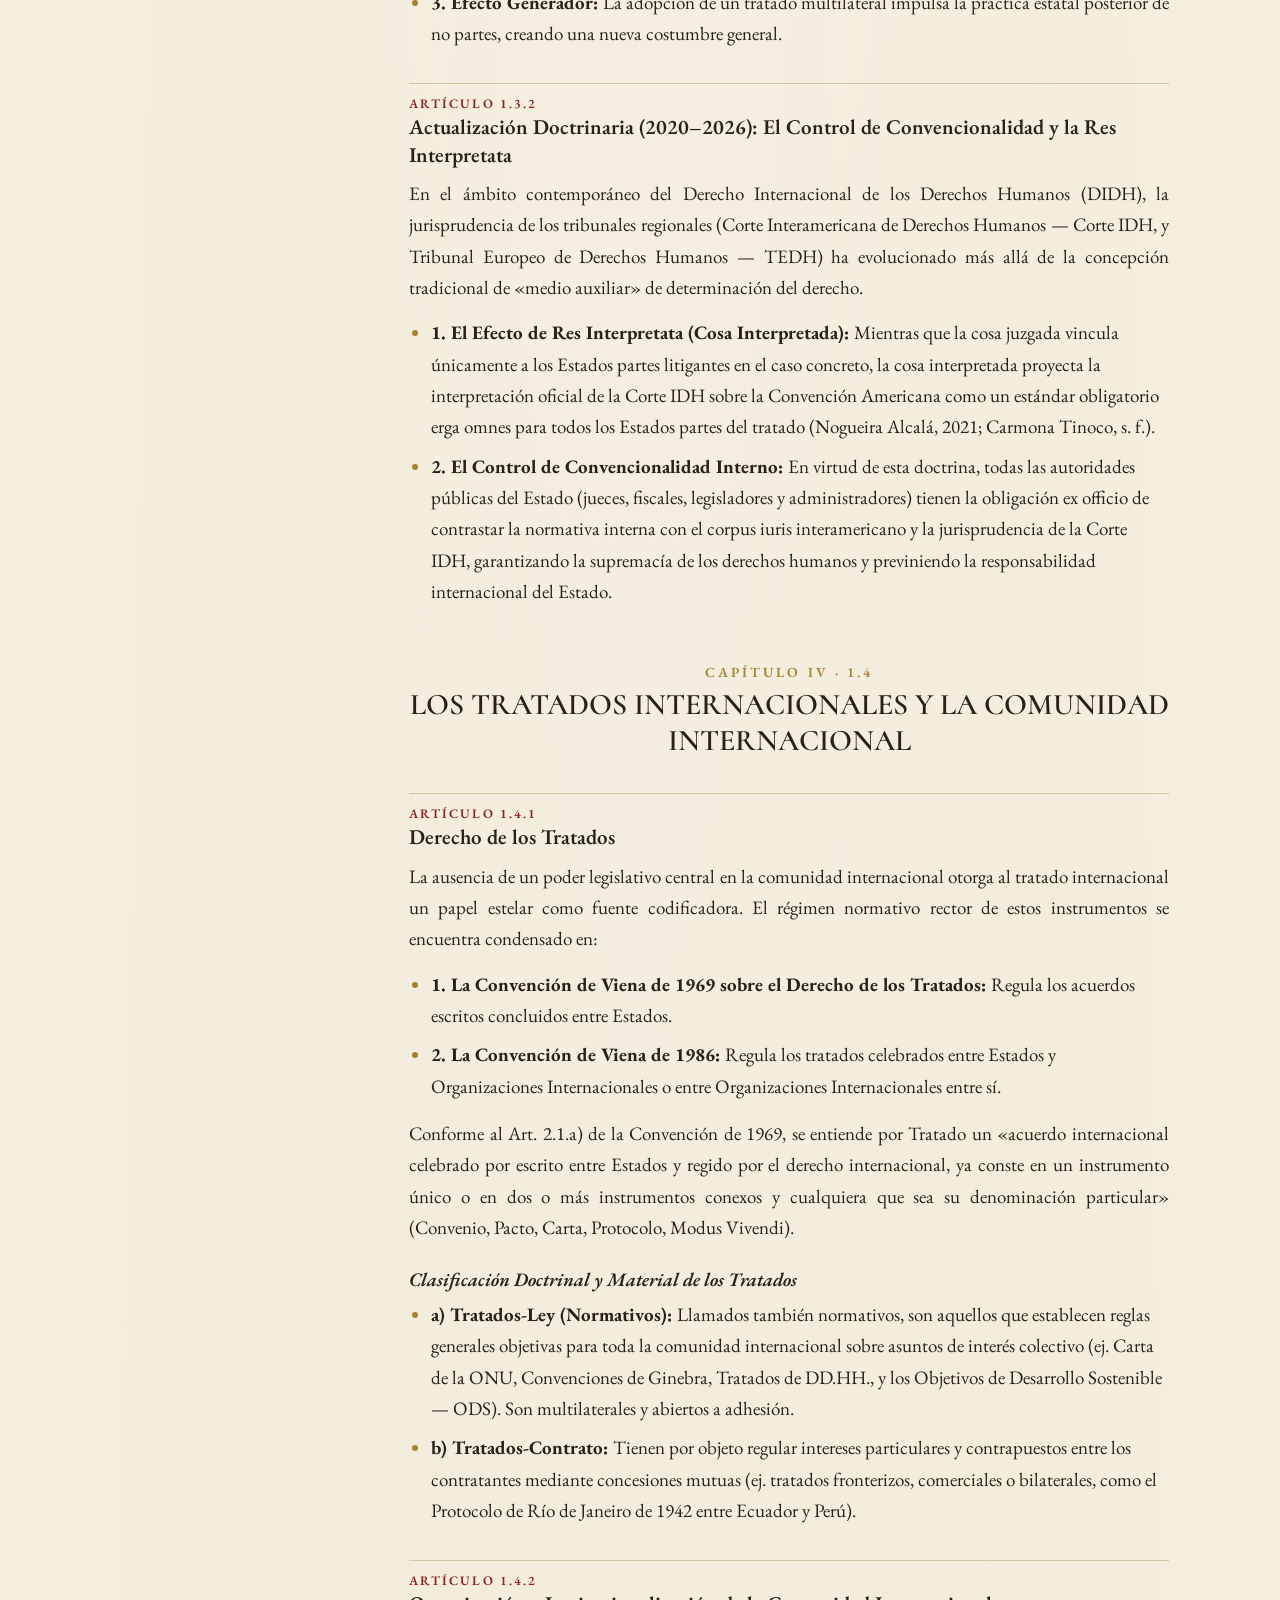
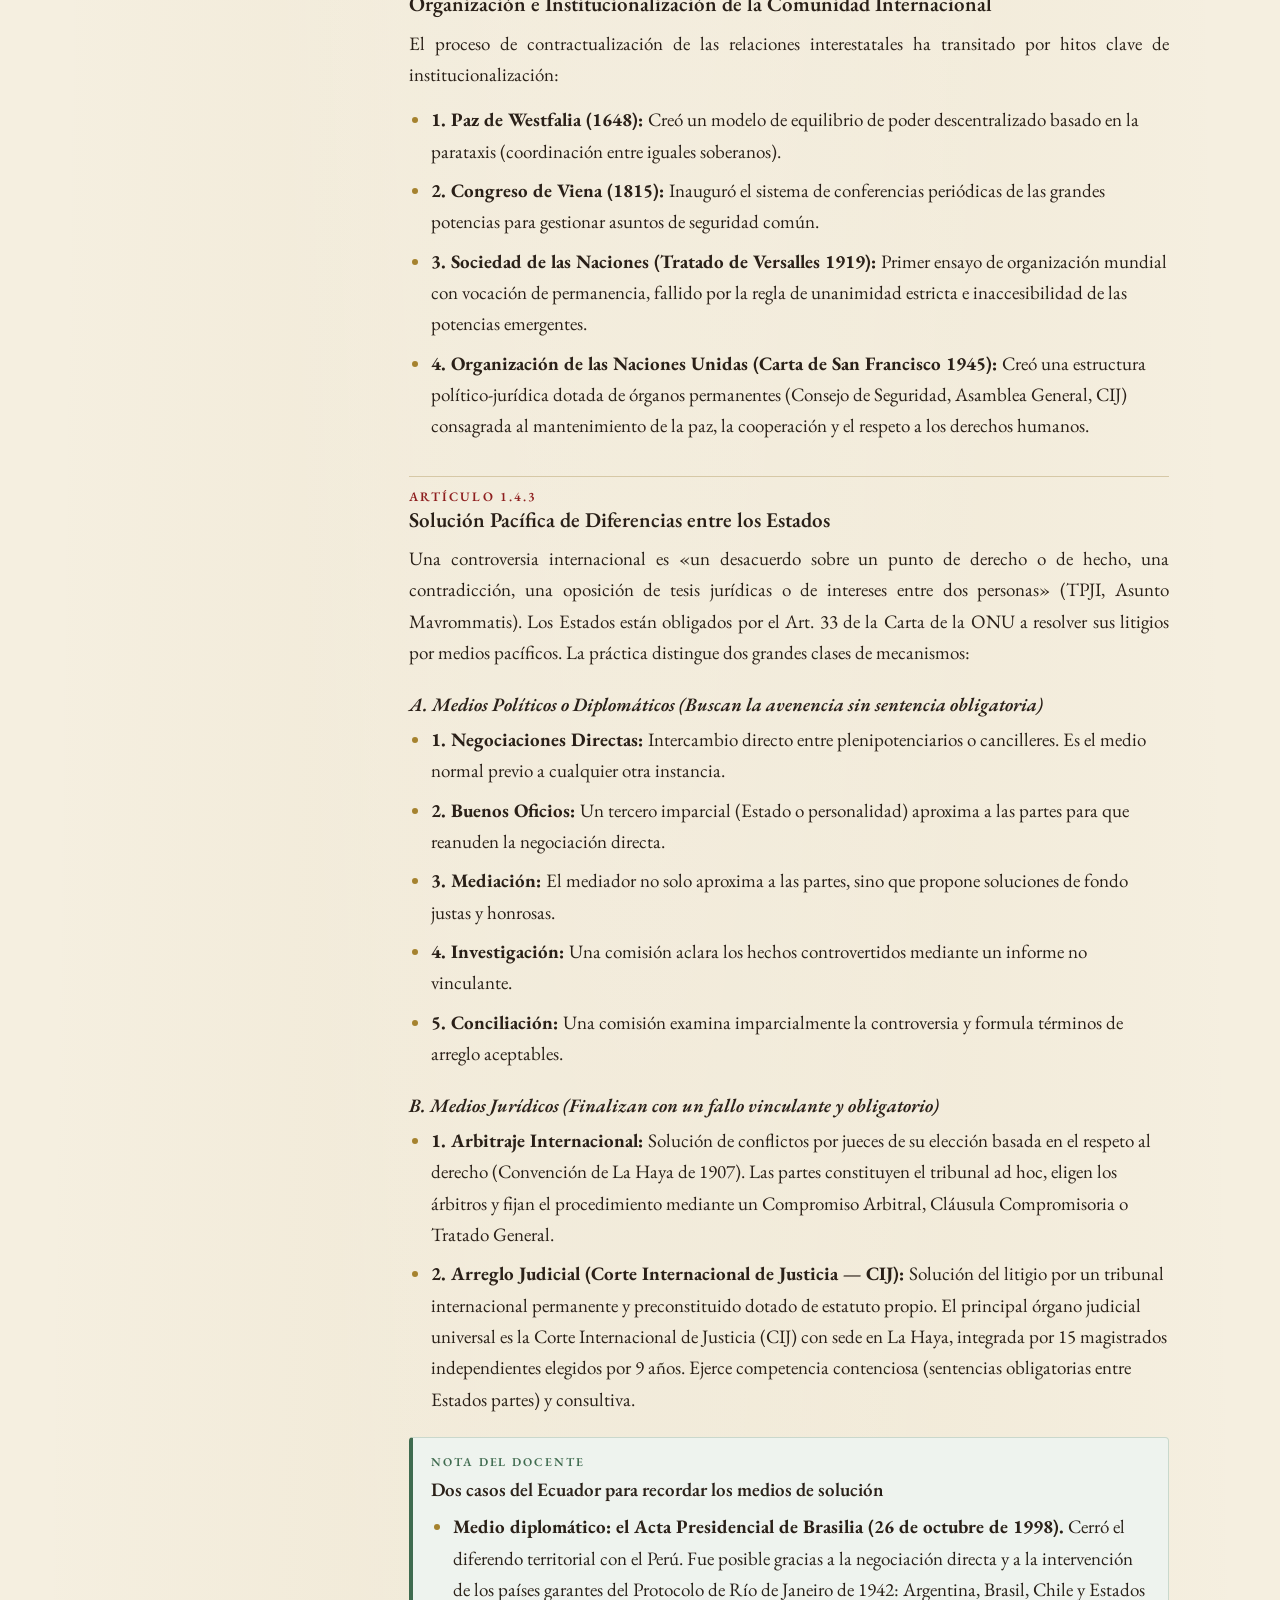
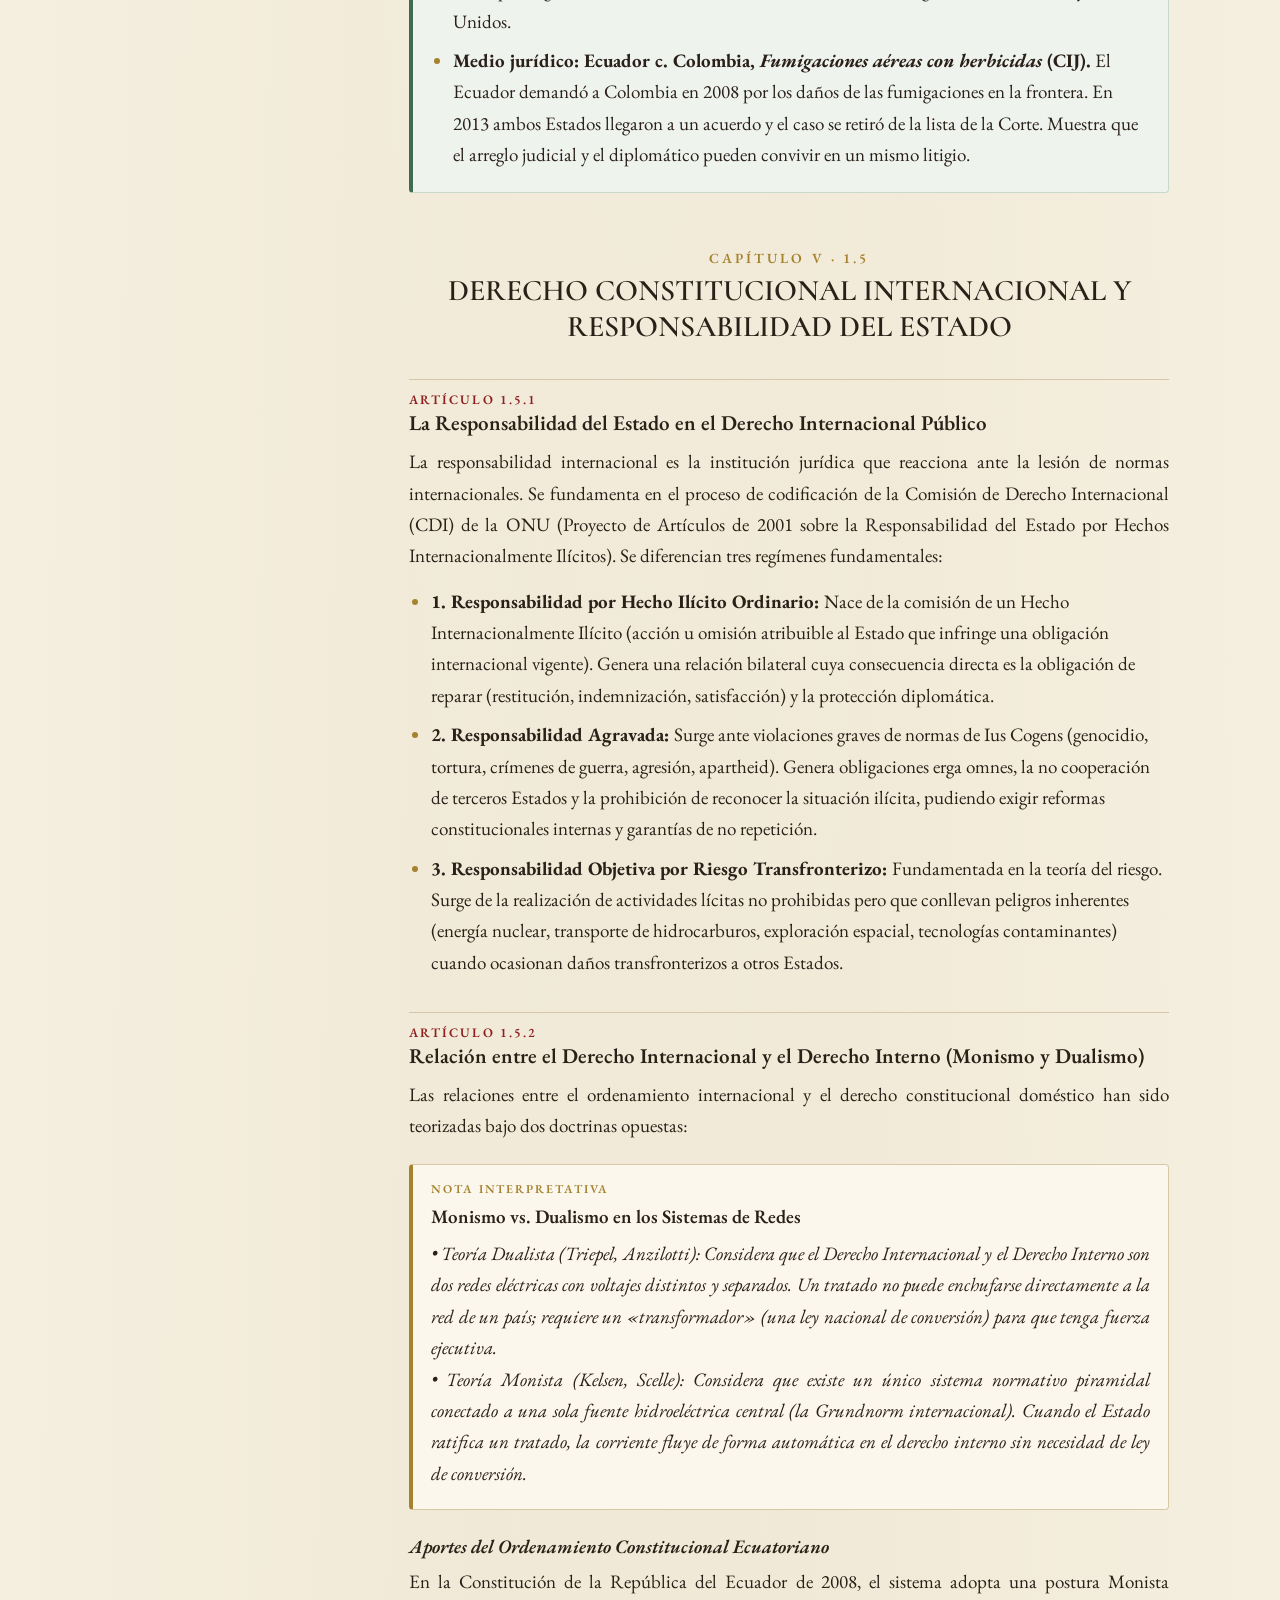
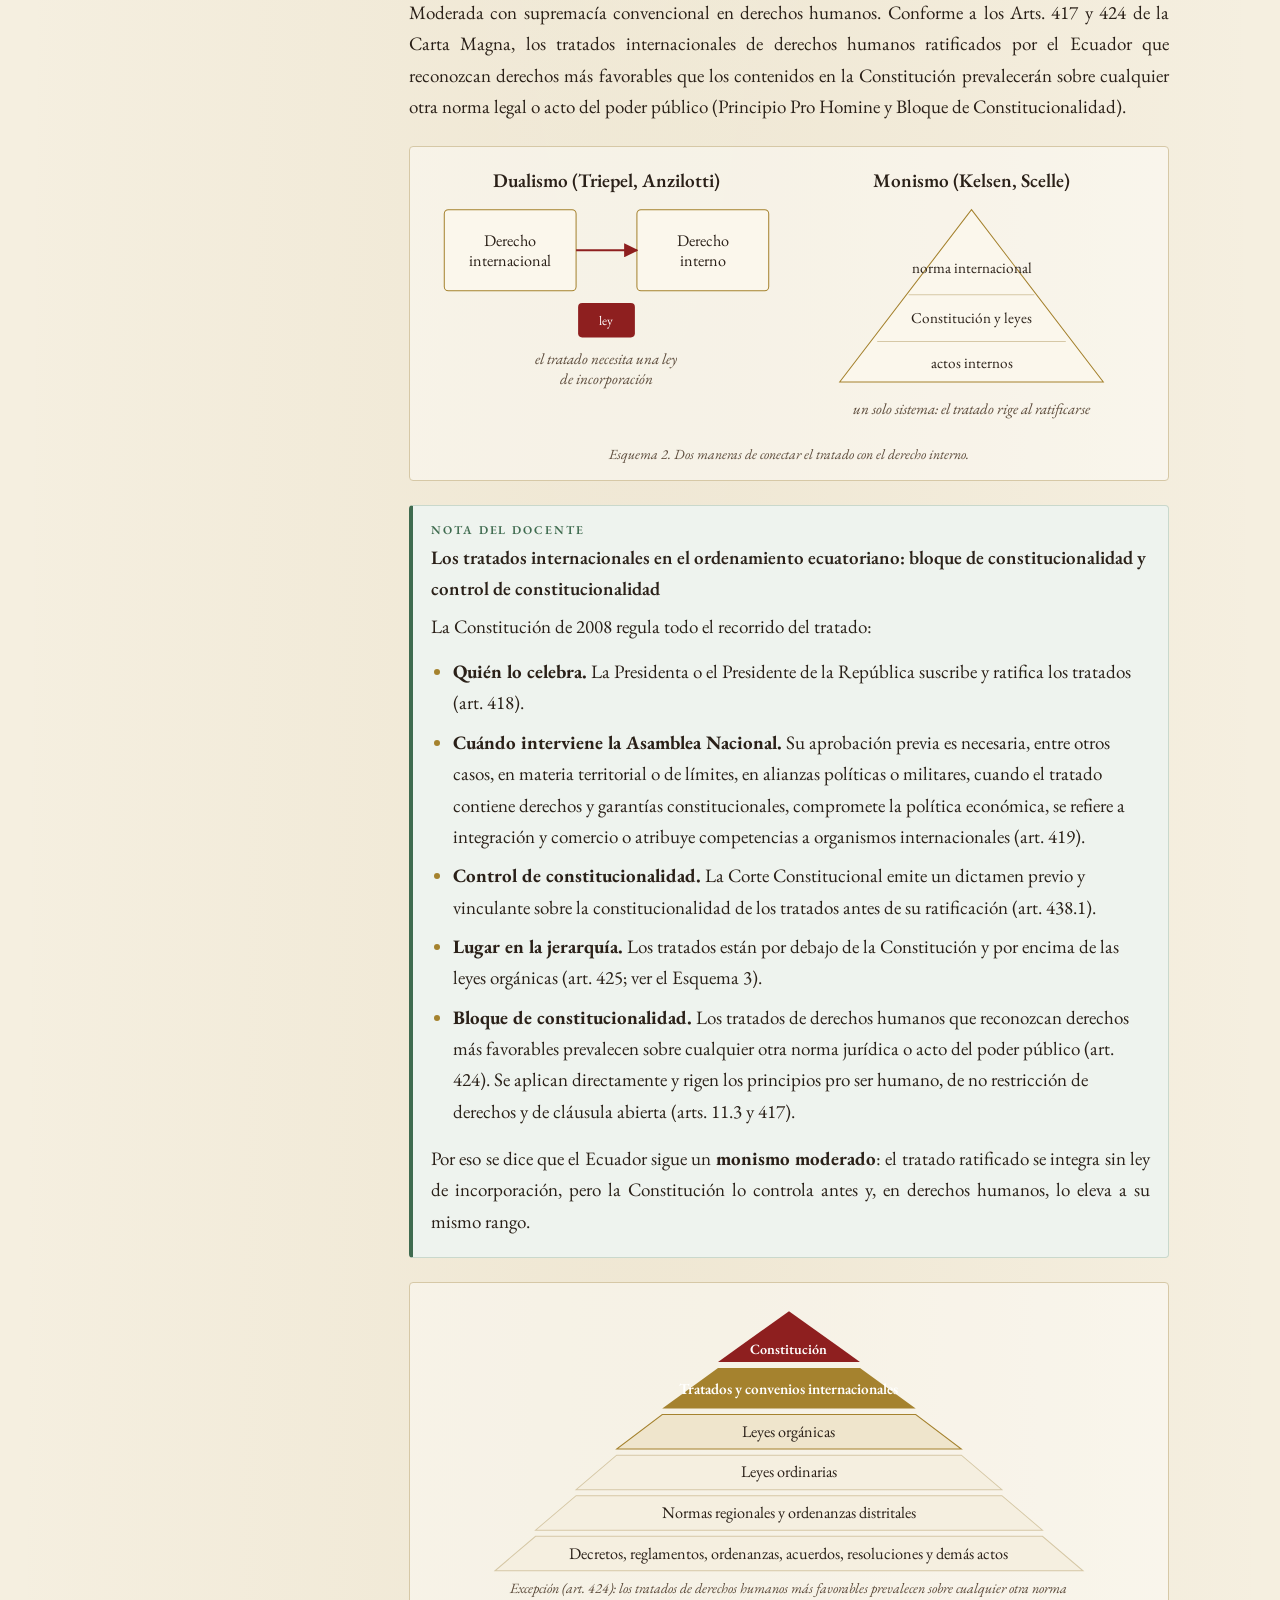
<file: contenido-b1/index.html>
<!doctype html>
<html lang="es">
<head>
<meta charset="utf-8">
<meta name="viewport" content="width=device-width, initial-scale=1">
<title>Bloque 1 · Derecho Internacional Público</title>
<meta name="robots" content="noindex">
<link rel="preconnect" href="https://fonts.googleapis.com">
<link rel="preconnect" href="https://fonts.gstatic.com" crossorigin>
<link href="https://fonts.googleapis.com/css2?family=Cormorant+SC:wght@500;600&family=EB+Garamond:ital,wght@0,400;0,600;1,400;1,600&display=swap" rel="stylesheet">
<link rel="stylesheet" href="../recursos/tratado.css">
</head>
<body>
<div id="progreso"></div>
<header class="portada">
  <div class="inst">Universidad Católica de Cuenca · Carrera de Derecho en línea · Tercer ciclo · 3A</div>
  <div class="filete"><svg class="sello" viewBox="0 0 100 100" aria-hidden="true">
<circle cx="50" cy="50" r="46" fill="#8e1f1f"/><circle cx="50" cy="50" r="38" fill="none" stroke="#c9a15a" stroke-width="1.5"/>
<path d="M50 4 C58 10 66 6 72 12 S88 20 90 30 S98 46 94 54 S96 72 88 80 S74 94 64 94 S48 100 38 94 S20 92 14 84 S2 68 6 58 S2 40 10 30 S22 10 32 8 S44 0 50 4Z" fill="none" stroke="#6d1515" stroke-width="2" opacity=".5"/>
<text x="50" y="47" text-anchor="middle" font-family="Cormorant SC, Georgia, serif" font-size="15" fill="#f1dfb2" font-weight="600">DIPyP</text>
<text x="50" y="66" text-anchor="middle" font-family="Cormorant SC, Georgia, serif" font-size="17" fill="#f1dfb2">B · I</text>
</svg></div>
  <h1>Instrumento de Estudio del Bloque I</h1>
  <p class="sub">Derecho Internacional Público · Subtemas 1.1 a 1.5.2</p>
  <figure class="lamina"><img src="../recursos/laminas/b1-portada.jpg" alt="Mesa de negociación de un tratado con sellos de lacre" onerror="this.closest('figure').hidden=true"></figure>
  <p class="autoria"><b>Docente autor:</b> Abg. Carlos Eduardo Chica-Villacís, Mgs. · Septiembre 2026 – Febrero 2027</p>
  <a class="volver" href="../">← Volver al aula</a>
</header>
<div class="marco">
<nav class="indice" aria-label="Índice"><details id="indice" open><summary>Índice del instrumento</summary><ol><li><a href="#preambulo">Preámbulo</a></li><li><a href="#cap-1-1">Cap. I · Origen, ubicación, objeto y sujetos del derecho internacional público y privado</a></li><li><a href="#cap-1-2">Cap. II · Naturaleza jurídica de las normas del derecho internacional público</a></li><li><a href="#cap-1-3">Cap. III · Fuentes del derecho internacional público</a></li><li><a href="#cap-1-4">Cap. IV · Los tratados internacionales y la comunidad internacional</a></li><li><a href="#cap-1-5">Cap. V · Derecho constitucional internacional y responsabilidad del estado</a></li><li><a class="art" href="#art-1-1-1">Art. 1.1.1</a></li><li><a class="art" href="#art-1-1-2">Art. 1.1.2</a></li><li><a class="art" href="#art-1-2-1">Art. 1.2.1</a></li><li><a class="art" href="#art-1-3-1">Art. 1.3.1</a></li><li><a class="art" href="#art-1-3-2">Art. 1.3.2</a></li><li><a class="art" href="#art-1-4-1">Art. 1.4.1</a></li><li><a class="art" href="#art-1-4-2">Art. 1.4.2</a></li><li><a class="art" href="#art-1-4-3">Art. 1.4.3</a></li><li><a class="art" href="#art-1-5-1">Art. 1.5.1</a></li><li><a class="art" href="#art-1-5-2">Art. 1.5.2</a></li><li><a href="#clausula">Cláusula de actualización</a></li><li><a href="#anexo">Anexo bibliográfico</a></li><li><a href="#final">Cláusula final</a></li></ol></details></nav>
<main>
<section class="preambulo" id="preambulo"><header class="parte"><span class="num">Preámbulo</span><h2>Presentación y resultado de aprendizaje</h2></header>
<p>El presente texto científico constituye la unidad académica articulada para la enseñanza interactiva y autónoma del Bloque N.° 1 de la asignatura Derecho Internacional Público y Privado. Ha sido diseñado específicamente para responder a las dinámicas de aprendizaje en línea de los estudiantes de tercer ciclo de la Carrera de Derecho de la Universidad Católica de Cuenca. Su propósito central es dotar al futuro profesional del derecho de una estructura teórica sólida, rigurosa en lo doctrinario y normativo, pero explicada mediante metáforas conceptuales, esquemas analíticos e integraciones doctrinarias contemporáneas que faciliten la comprensión de los fenómenos jurídicos globales.</p>
<div class="considerando"><b>Considerando el resultado de aprendizaje del sílabo</b>«Examina las bases del ordenamiento jurídico internacional, la subjetividad del Derecho Internacional Público y el papel determinante de cada sujeto, a través del estudio de casos emblemáticos y la revisión de tratados internacionales, para comprender la naturaleza jurídica, las fuentes y la responsabilidad del Estado en el ámbito internacional.»</div>
<p>Para facilitar el estudio sistemático, este instrumento se encuentra estructurado en cinco unidades temáticas alineadas de forma estricta con los subtemas 1.1 al 1.5.2 del Sílabo institucional:</p>
<ul>
  <li><strong>Módulo 1.1: </strong> Origen histórico, definición, objeto de regulación y distinción de sujetos originarios y derivados en la comunidad internacional.</li>
  <li><strong>Módulo 1.2: </strong> Consentimiento estatal, caracteres de la norma internacional (relativo, recíproco, dispositivo y particularista) y normas imperativas de Ius Cogens.</li>
  <li><strong>Módulo 1.3: </strong> Análisis del Art. 38 del Estatuto de la CIJ, interacción entre tratados y costumbre, principios generales, jurisprudencia internacional (efecto Res Interpretata y Control de Convencionalidad).</li>
  <li><strong>Módulo 1.4: </strong> Convenciones de Viena de 1969 y 1986, clasificación de tratados (tratado-ley y tratado-contrato), institucionalización histórica y medios de solución pacífica de controversias (diplomáticos vs. jurídicos).</li>
  <li><strong>Módulo 1.5: </strong> Teorías Monista (Kelsen) y Dualista (Triepel/Anzilotti), hecho internacionalmente ilícito, responsabilidad agravada y responsabilidad por riesgo transfronterizo.</li>
</ul>
<figure class="lamina mapa"><a href="../recursos/laminas/b1-infografia.jpg" target="_blank" rel="noopener"><img src="../recursos/laminas/b1-infografia.jpg" alt="Infografía del Bloque I" loading="lazy" onerror="this.closest('figure').hidden=true"></a><figcaption>Mapa del bloque. Pulse la imagen para verla en grande.</figcaption></figure>
</section>
<section class="capitulo" id="cap-1-1"><header class="parte"><span class="num">Capítulo I · 1.1</span><h2>ORIGEN, UBICACIÓN, OBJETO Y SUJETOS DEL DERECHO INTERNACIONAL PÚBLICO Y PRIVADO</h2></header>
<h3 class="articulo" id="art-1-1-1"><span class="n">Artículo 1.1.1</span>Origen, Ubicación, Definición y Objeto del Derecho Internacional Público</h3>
<p>El Derecho Internacional no es un producto normativo repentino, sino el resultado del establecimiento de relaciones de estabilidad y permanencia entre grupos humanos políticamente organizados dotados de autodeterminación. Desde las primeras civilizaciones (orientales, islámicas, grecorromanas), la necesidad de fijar reglas para el comercio, la guerra y la paz forjó un núcleo normativo rudimentario conocido históricamente como ius gentium o Derecho de Gentes.</p>
<h4>A. La Evolución Histórica de la Sociedad Internacional Clásica</h4>
<p>La forma histórica fundacional del ordenamiento jurídico internacional contemporáneo es el denominado Derecho Internacional Clásico, el cual nació en la Europa Occidental del siglo XVI y perduró hasta el final de la Segunda Guerra Mundial en 1945. En su evolución sociológica se identifican tres etapas estructurales:</p>
<ul>
  <li><strong>1. El Sistema Europeo de los Estados: </strong> La Paz de Westfalia de 1648 puso fin a la Guerra de los Treinta Años y consagró el principio de la soberanía y la igualdad de los Estados. Sus tratados de Münster y Osnabrück fueron negociados por el Sacro Imperio Romano Germánico, Francia, Suecia, España y las Provincias Unidas. Se caracterizó por ser un orden normativo descentralizado, inorgánico y sustentado en la práctica particularista de los Estados europeos.</li>
  <li><strong>2. El Sistema de Estados de Civilización Europea: </strong> Con la ocupación y europeización del continente americano durante el siglo XVIII y las independencias de las repúblicas americanas, el sistema se amplió geográficamente incorporando una tradición cultural compartida y receptando los principios de libertad e igualdad soberana.</li>
  <li><strong>3. La «Sociedad de Estados Civilizados»: </strong> Tras la Revolución Industrial del siglo XIX, la cultura occidental se expandió globalmente bajo una concepción eurocéntrica. Europa exigía a las naciones extraeuropeas la adopción de pautas jurídicas occidentales como condición para integrar la «familia de naciones civilizadas», imponiendo relaciones de dominación, colonización y subordinación hegemonía-periferia.</li>
</ul>
<aside class="interpretativa"><span class="rotulo">Nota interpretativa</span><span class="tit">La Paz de Westfalia como la Fotografía Fundacional</span><p><em>Imaginemos que la sociedad internacional clásica era un «club privado excluyente». La Paz de Westfalia de 1648 representó la fotografía oficial de apertura, donde cada Estado soberano obtuvo su carnet de socio en igualdad de condiciones jurídicas. Nadie estaba por encima del otro (no había un «presidente» ni un «policía universal»), por lo que todos acordaron convivir respetando las paredes (fronteras) del edificio de cada miembro.</em></p></aside>
<figure class="lamina"><img src="../recursos/laminas/b1-westfalia.jpg" alt="Lámina. La firma de la Paz de Westfalia, 1648." loading="lazy" onerror="this.closest('figure').hidden=true"><figcaption>Lámina. La firma de la Paz de Westfalia, 1648.</figcaption></figure>
<h4>B. El Derecho Internacional Contemporáneo y sus Factores de Transformación</h4>
<p>Tras la catástrofe de 1945, el modelo clásico entró en crisis y dio paso al Derecho Internacional Contemporáneo. Esta transformación estuvo impulsada por factores de cambio determinante:</p>
<ul>
  <li><strong>1. La Escisión Ideológico-Política: </strong> La Revolución Soviética de 1917 y la posterior fractura ideológica Este-Oeste en la Guerra Fría desafiaron los dogmas del liberalismo económico clásico.</li>
  <li><strong>2. La Universalización y Descolonización: </strong> El proceso masivo de descolonización impulsado por la Carta de la ONU incrementó los miembros estatales de 51 a 193, transformando el orden internacional en una Comunidad Universal verdaderamente global e impulsando el Derecho Internacional del Desarrollo y el principio de soberanía sobre los recursos naturales.</li>
  <li><strong>3. La Prohibición del Uso de la Fuerza: </strong> La proscripción del uso de la fuerza armada como medio de solución de controversias (consagrada en el Art. 2.4 de la Carta de San Francisco) constituyó el pilar ético y normativo fundamental de la nueva arquitectura internacional.</li>
  <li><strong>4. Las Revoluciones Científica, Técnica y Ecológica: </strong> La regulación del espacio ultraterrestre, los fondos marinos, la transferencia de tecnología, la ciberseguridad, la biotecnología y el cambio climático han obligado al DIP a extender sus ramas protectoras.</li>
</ul>
<h4>C. Caracterización de la Sociedad Internacional Contemporánea</h4>
<p>La sociedad internacional contemporánea es universal (abarca a toda la Tierra), compleja (por la gravedad de sus crisis económicas, sociales y políticas), heterogénea (marcada por la brecha Norte-Sur y la asimetría de poder), fragmentada e interdependiente. Responde a tres estructuras interrelacionadas:</p>
<ul>
  <li><strong>1. Estructura Relacional (Interestatal): </strong> Reflejada en la coexistencia de Estados soberanos formalmente iguales en un plano de paridad jurídica.</li>
  <li><strong>2. Estructura Institucional: </strong> Reflejada en la cooperación institucionalizada y permanente a través de Organizaciones Internacionales (ONU, OEA, UE).</li>
  <li><strong>3. Estructura Comunitaria: </strong> Todavía en formación, regida por el principio de solidaridad colectiva y la tutela de valores supremos de la humanidad (Ius Cogens).</li>
</ul>
<h3 class="articulo" id="art-1-1-2"><span class="n">Artículo 1.1.2</span>Sujetos en el Escenario Internacional</h3>
<p>En la doctrina del Derecho Internacional es vital diferenciar la subjetividad jurídica de la mera relevancia sociológica. Un Sujeto de Derecho Internacional es aquel ente que posee capacidad jurídica para ser centro de imputación de derechos y obligaciones internacionales, y con aptitud para formular reclamaciones internacionales. Por el contrario, un Actor Internacional es cualquier entidad que influye en las relaciones internacionales pero carece de personalidad jurídica internacional autónoma.</p>
<div class="cuadro"><table>
<tr><th><strong>Categoría de Ente</strong></th><th><strong>Denominación Jurídica</strong></th><th><strong>Ejemplos y Capacidad</strong></th></tr>
<tr><td>Sujetos Originarios</td><td>Estados Soberanos</td><td>Poseen personalidad jurídica plena y plena competencia. Requisitos (Convención de Montevideo 1933): Población permanente, territorio determinado, gobierno y capacidad de relacionarse.</td></tr>
<tr><td>Sujetos Derivados</td><td>Organizaciones Internacionales, Individuos, Pueblos en Lucha, Beligerantes, Santa Sede</td><td>Creados por la voluntad de los Estados (Tratados). Poseen personalidad funcional restringida a sus fines (Dictamen CIJ 1949 Reparación por Daños). El individuo es sujeto pasivo/activo en DD.HH. y DIDH.</td></tr>
<tr><td>Actores Internacionales</td><td>Empresas Transnacionales, ONGs, Medios de Comunicación</td><td>Carecen de personalidad jurídica internacional directa. Su estatuto legal depende del derecho interno de cada Estado donde operan.</td></tr>
</table></div>
</section>
<section class="capitulo" id="cap-1-2"><header class="parte"><span class="num">Capítulo II · 1.2</span><h2>NATURALEZA JURÍDICA DE LAS NORMAS DEL DERECHO INTERNACIONAL PÚBLICO</h2></header>
<h3 class="articulo" id="art-1-2-1"><span class="n">Artículo 1.2.1</span>Naturaleza Jurídica de las Normas del Derecho Internacional Público</h3>
<p>A diferencia del derecho interno —nacido para ejercer un control centralizado e imperativo sobre los ciudadanos dentro de un territorio—, el Derecho Internacional Público fue concebido para regular los vínculos horizontales entre Estados soberanos. Su rasgo ontológico fundamental es la preeminencia del consentimiento del Estado. Sin el asentimiento o la práctica de los Estados, la norma internacional no puede nacer ni resultar oponible.</p>
<h4>A. Los Cuatro Caracteres de la Norma Internacional</h4>
<ul>
  <li><strong>1. Carácter Relativo: </strong> Las normas convencionales (tratados) solo obligan a los Estados que han expresado su consentimiento formal en vincularse por ellas. Lo que es ley para un Estado parte es res inter alios acta para quien no ha ratificado el instrumento.</li>
  <li><strong>2. Carácter Recíproco: </strong> Las obligaciones nacen de la confluencia de consentimientos mutuos. Un Estado solo está obligado frente a otro en la medida en que sus manifestaciones de voluntad coincidan. Además, la reciprocidad permite la adopción de medidas de autotutela (retorsiones o contramedidas) ante incumplimientos.</li>
  <li><strong>3. Carácter Dispositivo: </strong> En la estructura relacional paritaria, las normas internacionales son, en su mayoría, dispositivas. Los Estados pueden, por mutuo acuerdo, modificar su contenido o excluir su aplicación para sus relaciones bilaterales.</li>
  <li><strong>4. Carácter Particularista: </strong> Dada la heterogeneidad de la comunidad internacional, abundan los tratados regionales o bilaterales que forman un «derecho internacional particular» entre ciertos Estados (ej. el sistema interamericano), conviviendo con el derecho general.</li>
</ul>
<h4>B. El Límite al Carácter Dispositivo: Normas Imperativas (Ius Cogens)</h4>
<p>El consentimiento estatal no es absoluto. El ordenamiento internacional contemporáneo reconoce la existencia de normas de orden público internacional denominadas normas de Ius Cogens. Conforme al Art. 53 de la Convención de Viena de 1969, una norma de Ius Cogens es aquella aceptada y reconocida por la comunidad internacional de Estados en su conjunto como norma que no admite acuerdo en contrario y que solo puede ser modificada por una norma posterior de derecho internacional general que tenga el mismo carácter.</p>
<aside class="interpretativa"><span class="rotulo">Nota interpretativa</span><span class="tit">Normas Dispositivas vs. Normas de Ius Cogens</span><p><em>Imaginemos que las normas dispositivas son como un contrato privado de arrendamiento: el inquilino y el propietario pueden acordar la fecha de pago o la pintura del inmueble como prefieran. Pero las normas de Ius Cogens son como los semáforos en rojo en la vía pública o la prohibición del homicidio: ningún conductor o ciudadano puede hacer un pacto bilateral para acordar pasar un semáforo en rojo legalmente. El Ius Cogens (prohibición del genocidio, la tortura, la esclavitud, la agresión) es el «límite infranqueable» de la soberanía estatal.</em></p></aside>
<h4>C. Caracteres del Ordenamiento: ¿Es el Derecho Internacional un Verdadero Derecho?</h4>
<p>Frente a posturas históricas (como la de John Austin, que lo calificaba de mera «moralidad positiva» por falta de sanción coercitiva centralizada, o H. L. A. Hart, que lo describía como un orden «primitivo» por carecer de reglas secundarias de reconocimiento, cambio y adjudicación), la doctrina moderna y la jurisprudencia de la CIJ confirman su naturaleza de auténtico derecho. La validez de una norma jurídica no depende de si se puede imponer por la fuerza, sino de la convicción de obligatoriedad (opinio juris) inherente a ella misma.</p>
</section>
<section class="capitulo" id="cap-1-3"><header class="parte"><span class="num">Capítulo III · 1.3</span><h2>FUENTES DEL DERECHO INTERNACIONAL PÚBLICO</h2></header>
<p>Las fuentes del Derecho Internacional representan los modos de creación, manifestación y verificación de la norma jurídica internacional. Doctrinariamente (Rousseau, Anzilotti, Moreno Quintana), se distinguen las fuentes materiales (necesidades sociales, políticas y económicas que impulsan el derecho) de las fuentes formales (los procedimientos validados de positivación jurídica).</p>
<h3 class="articulo" id="art-1-3-1"><span class="n">Artículo 1.3.1</span>Determinación Positivista: El Artículo 38 del Estatuto de la CIJ</h3>
<p>El catálogo positivista por excelencia de las fuentes del DIP se encuentra consagrado en el Art. 38.1 del Estatuto de la Corte Internacional de Justicia (CIJ), instrumento taxativo que clasifica a las fuentes en dos categorías jerárquicas operativas:</p>
<div class="cuadro"><table>
<tr><th><strong>Categoría de Fuente</strong></th><th><strong>Fuente Formal (Art. 38)</strong></th><th><strong>Definición y Elementos Constitutivos</strong></th></tr>
<tr><td>Principales / Primarias</td><td>a) Tratados Internacionales</td><td>Acuerdos expresos por escrito entre sujetos de DIP destinados a producir efectos jurídicos regidos por el derecho internacional.</td></tr>
<tr><td>Principales / Primarias</td><td>b) Costumbre Internacional</td><td>Práctica general, uniforme y constante (elemento material) aceptada como derecho (opinio juris sive necessitatis: elemento psicológico).</td></tr>
<tr><td>Principales / Primarias</td><td>c) Principios Generales del Derecho</td><td>Postulados ético-jurídicos fundamentales reconocidos por las naciones civilizadas (buena fe, pacta sunt servanda, cosa juzgada, irretroactividad).</td></tr>
<tr><td>Auxiliares / Secundarias</td><td>d) Jurisprudencia y Doctrina</td><td>Criterios de los tribunales internacionales (CIJ, Corte IDH) y escritos de publicistas de mayor competencia. Medios de prueba e interpretación.</td></tr>
<tr><td>Mecanismo Especial</td><td>Ex Aequo et Bono (Equidad)</td><td>Facultad conferida por las partes a la Corte para decidir un diferendo aplicando la justicia distributiva formal, incluso apartándose del derecho positivo.</td></tr>
</table></div>
<figure class="esquema"><svg viewBox="0 0 720 300" role="img" aria-label="Fuentes del artículo 38 del Estatuto de la CIJ" font-family="EB Garamond, Georgia, serif">
<rect x="10" y="10" width="700" height="54" rx="4" fill="#efe5cc" stroke="#a5822e"/>
<text x="360" y="44" text-anchor="middle" font-size="21" font-weight="600" fill="#2a2018">Art. 38.1 del Estatuto de la CIJ</text>
<g font-size="17" fill="#2a2018" text-anchor="middle">
<rect x="10" y="90" width="220" height="92" rx="4" fill="#fbf7ec" stroke="#8e1f1f"/><text x="120" y="122" font-weight="600">a) Tratados</text><text x="120" y="148" font-size="15">acuerdo escrito</text><text x="120" y="168" font-size="15">entre sujetos del DIP</text>
<rect x="250" y="90" width="220" height="92" rx="4" fill="#fbf7ec" stroke="#8e1f1f"/><text x="360" y="122" font-weight="600">b) Costumbre</text><text x="360" y="148" font-size="15">práctica general</text><text x="360" y="168" font-size="15">+ opinio iuris</text>
<rect x="490" y="90" width="220" height="92" rx="4" fill="#fbf7ec" stroke="#8e1f1f"/><text x="600" y="122" font-weight="600">c) Principios generales</text><text x="600" y="148" font-size="15">buena fe, pacta sunt</text><text x="600" y="168" font-size="15">servanda, cosa juzgada</text>
<rect x="130" y="208" width="460" height="40" rx="4" fill="#fff" stroke="#a5822e" stroke-dasharray="5 4"/><text x="360" y="234" font-size="16">d) Medios auxiliares: jurisprudencia y doctrina</text>
<text x="360" y="284" font-size="15" font-style="italic" fill="#5b4a3a">Art. 38.2: decidir ex aequo et bono solo si las partes lo convienen</text>
</g>
<text x="16" y="84" font-size="13" fill="#8e1f1f" letter-spacing="2">FUENTES PRINCIPALES · MISMA JERARQUÍA</text>
</svg><figcaption>Esquema 1. Las fuentes del art. 38 del Estatuto de la CIJ.</figcaption></figure><aside class="docente"><span class="rotulo">Nota del docente</span><span class="tit">Lo que el art. 38 no enumera, pero también obliga</span><p>El catálogo del art. 38 es de 1945 y no agota los modos de crear obligaciones internacionales. Tres más se estudian hoy:</p><ul><li><strong>Actos unilaterales de los Estados.</strong> Una declaración pública hecha con intención de obligarse vincula al Estado que la formula. La CIJ lo sostuvo en los asuntos de los <em>Ensayos nucleares</em> (Australia y Nueva Zelanda c. Francia, 1974).</li><li><strong>Resoluciones de las organizaciones internacionales.</strong> Las del Consejo de Seguridad son obligatorias (art. 25 de la Carta de la ONU); las de la Asamblea General recomiendan, pero pueden declarar o impulsar una costumbre.</li><li><strong><em>Soft law</em>.</strong> Declaraciones, principios y guías sin fuerza obligatoria propia que orientan la conducta de los Estados y suelen convertirse después en tratado o costumbre.</li></ul></aside>
<h4>A. Relación e Interacción entre Tratados y Costumbre</h4>
<p>A diferencia de los ordenamientos internos normativistas, en el DIP el tratado y la costumbre gozan de la misma jerarquía formal. Un tratado puede derogar una costumbre previa entre las partes, en aplicación de la regla lex posterior derogat priori, y una norma consuetudinaria posterior puede modificar o abrogar un tratado por inoperancia o práctica contraria. Existen tres efectos de interacción clave (consagrados en la jurisprudencia de la CIJ):</p>
<ul>
  <li><strong>1. Efecto Declarativo: </strong> El tratado recoge por escrito una costumbre preexistente (ej. la Convención de Viena de 1969 sobre el Derecho de los Tratados).</li>
  <li><strong>2. Efecto Cristalizador: </strong> El tratado consolida una norma consuetudinaria incipiente en proceso de formación (ej. las reglas sobre Plataforma Continental).</li>
  <li><strong>3. Efecto Generador: </strong> La adopción de un tratado multilateral impulsa la práctica estatal posterior de no partes, creando una nueva costumbre general.</li>
</ul>
<h3 class="articulo" id="art-1-3-2"><span class="n">Artículo 1.3.2</span>Actualización Doctrinaria (2020–2026): El Control de Convencionalidad y la Res Interpretata</h3>
<p>En el ámbito contemporáneo del Derecho Internacional de los Derechos Humanos (DIDH), la jurisprudencia de los tribunales regionales (Corte Interamericana de Derechos Humanos — Corte IDH, y Tribunal Europeo de Derechos Humanos — TEDH) ha evolucionado más allá de la concepción tradicional de «medio auxiliar» de determinación del derecho.</p>
<ul>
  <li><strong>1. El Efecto de Res Interpretata (Cosa Interpretada): </strong> Mientras que la cosa juzgada vincula únicamente a los Estados partes litigantes en el caso concreto, la cosa interpretada proyecta la interpretación oficial de la Corte IDH sobre la Convención Americana como un estándar obligatorio erga omnes para todos los Estados partes del tratado (Nogueira Alcalá, 2021; Carmona Tinoco, s. f.).</li>
  <li><strong>2. El Control de Convencionalidad Interno: </strong> En virtud de esta doctrina, todas las autoridades públicas del Estado (jueces, fiscales, legisladores y administradores) tienen la obligación ex officio de contrastar la normativa interna con el corpus iuris interamericano y la jurisprudencia de la Corte IDH, garantizando la supremacía de los derechos humanos y previniendo la responsabilidad internacional del Estado.</li>
</ul>
</section>
<section class="capitulo" id="cap-1-4"><header class="parte"><span class="num">Capítulo IV · 1.4</span><h2>LOS TRATADOS INTERNACIONALES Y LA COMUNIDAD INTERNACIONAL</h2></header>
<h3 class="articulo" id="art-1-4-1"><span class="n">Artículo 1.4.1</span>Derecho de los Tratados</h3>
<p>La ausencia de un poder legislativo central en la comunidad internacional otorga al tratado internacional un papel estelar como fuente codificadora. El régimen normativo rector de estos instrumentos se encuentra condensado en:</p>
<ul>
  <li><strong>1. La Convención de Viena de 1969 sobre el Derecho de los Tratados: </strong> Regula los acuerdos escritos concluidos entre Estados.</li>
  <li><strong>2. La Convención de Viena de 1986: </strong> Regula los tratados celebrados entre Estados y Organizaciones Internacionales o entre Organizaciones Internacionales entre sí.</li>
</ul>
<p>Conforme al Art. 2.1.a) de la Convención de 1969, se entiende por Tratado un «acuerdo internacional celebrado por escrito entre Estados y regido por el derecho internacional, ya conste en un instrumento único o en dos o más instrumentos conexos y cualquiera que sea su denominación particular» (Convenio, Pacto, Carta, Protocolo, Modus Vivendi).</p>
<h4>Clasificación Doctrinal y Material de los Tratados</h4>
<ul>
  <li><strong>a) Tratados-Ley (Normativos): </strong> Llamados también normativos, son aquellos que establecen reglas generales objetivas para toda la comunidad internacional sobre asuntos de interés colectivo (ej. Carta de la ONU, Convenciones de Ginebra, Tratados de DD.HH., y los Objetivos de Desarrollo Sostenible — ODS). Son multilaterales y abiertos a adhesión.</li>
  <li><strong>b) Tratados-Contrato: </strong> Tienen por objeto regular intereses particulares y contrapuestos entre los contratantes mediante concesiones mutuas (ej. tratados fronterizos, comerciales o bilaterales, como el Protocolo de Río de Janeiro de 1942 entre Ecuador y Perú).</li>
</ul>
<h3 class="articulo" id="art-1-4-2"><span class="n">Artículo 1.4.2</span>Organización e Institucionalización de la Comunidad Internacional</h3>
<p>El proceso de contractualización de las relaciones interestatales ha transitado por hitos clave de institucionalización:</p>
<ul>
  <li><strong>1. Paz de Westfalia (1648): </strong> Creó un modelo de equilibrio de poder descentralizado basado en la parataxis (coordinación entre iguales soberanos).</li>
  <li><strong>2. Congreso de Viena (1815): </strong> Inauguró el sistema de conferencias periódicas de las grandes potencias para gestionar asuntos de seguridad común.</li>
  <li><strong>3. Sociedad de las Naciones (Tratado de Versalles 1919): </strong> Primer ensayo de organización mundial con vocación de permanencia, fallido por la regla de unanimidad estricta e inaccesibilidad de las potencias emergentes.</li>
  <li><strong>4. Organización de las Naciones Unidas (Carta de San Francisco 1945): </strong> Creó una estructura político-jurídica dotada de órganos permanentes (Consejo de Seguridad, Asamblea General, CIJ) consagrada al mantenimiento de la paz, la cooperación y el respeto a los derechos humanos.</li>
</ul>
<h3 class="articulo" id="art-1-4-3"><span class="n">Artículo 1.4.3</span>Solución Pacífica de Diferencias entre los Estados</h3>
<p>Una controversia internacional es «un desacuerdo sobre un punto de derecho o de hecho, una contradicción, una oposición de tesis jurídicas o de intereses entre dos personas» (TPJI, Asunto Mavrommatis). Los Estados están obligados por el Art. 33 de la Carta de la ONU a resolver sus litigios por medios pacíficos. La práctica distingue dos grandes clases de mecanismos:</p>
<h4>A. Medios Políticos o Diplomáticos (Buscan la avenencia sin sentencia obligatoria)</h4>
<ul>
  <li><strong>1. Negociaciones Directas: </strong> Intercambio directo entre plenipotenciarios o cancilleres. Es el medio normal previo a cualquier otra instancia.</li>
  <li><strong>2. Buenos Oficios: </strong> Un tercero imparcial (Estado o personalidad) aproxima a las partes para que reanuden la negociación directa.</li>
  <li><strong>3. Mediación: </strong> El mediador no solo aproxima a las partes, sino que propone soluciones de fondo justas y honrosas.</li>
  <li><strong>4. Investigación: </strong> Una comisión aclara los hechos controvertidos mediante un informe no vinculante.</li>
  <li><strong>5. Conciliación: </strong> Una comisión examina imparcialmente la controversia y formula términos de arreglo aceptables.</li>
</ul>
<h4>B. Medios Jurídicos (Finalizan con un fallo vinculante y obligatorio)</h4>
<ul>
  <li><strong>1. Arbitraje Internacional: </strong> Solución de conflictos por jueces de su elección basada en el respeto al derecho (Convención de La Haya de 1907). Las partes constituyen el tribunal ad hoc, eligen los árbitros y fijan el procedimiento mediante un Compromiso Arbitral, Cláusula Compromisoria o Tratado General.</li>
  <li><strong>2. Arreglo Judicial (Corte Internacional de Justicia — CIJ): </strong> Solución del litigio por un tribunal internacional permanente y preconstituido dotado de estatuto propio. El principal órgano judicial universal es la Corte Internacional de Justicia (CIJ) con sede en La Haya, integrada por 15 magistrados independientes elegidos por 9 años. Ejerce competencia contenciosa (sentencias obligatorias entre Estados partes) y consultiva.</li>
</ul>
<aside class="docente"><span class="rotulo">Nota del docente</span><span class="tit">Dos casos del Ecuador para recordar los medios de solución</span><ul><li><strong>Medio diplomático: el Acta Presidencial de Brasilia (26 de octubre de 1998).</strong> Cerró el diferendo territorial con el Perú. Fue posible gracias a la negociación directa y a la intervención de los países garantes del Protocolo de Río de Janeiro de 1942: Argentina, Brasil, Chile y Estados Unidos.</li><li><strong>Medio jurídico: Ecuador c. Colombia, <em>Fumigaciones aéreas con herbicidas</em> (CIJ).</strong> El Ecuador demandó a Colombia en 2008 por los daños de las fumigaciones en la frontera. En 2013 ambos Estados llegaron a un acuerdo y el caso se retiró de la lista de la Corte. Muestra que el arreglo judicial y el diplomático pueden convivir en un mismo litigio.</li></ul></aside>
</section>
<section class="capitulo" id="cap-1-5"><header class="parte"><span class="num">Capítulo V · 1.5</span><h2>DERECHO CONSTITUCIONAL INTERNACIONAL Y RESPONSABILIDAD DEL ESTADO</h2></header>
<h3 class="articulo" id="art-1-5-1"><span class="n">Artículo 1.5.1</span>La Responsabilidad del Estado en el Derecho Internacional Público</h3>
<p>La responsabilidad internacional es la institución jurídica que reacciona ante la lesión de normas internacionales. Se fundamenta en el proceso de codificación de la Comisión de Derecho Internacional (CDI) de la ONU (Proyecto de Artículos de 2001 sobre la Responsabilidad del Estado por Hechos Internacionalmente Ilícitos). Se diferencian tres regímenes fundamentales:</p>
<ul>
  <li><strong>1. Responsabilidad por Hecho Ilícito Ordinario: </strong> Nace de la comisión de un Hecho Internacionalmente Ilícito (acción u omisión atribuible al Estado que infringe una obligación internacional vigente). Genera una relación bilateral cuya consecuencia directa es la obligación de reparar (restitución, indemnización, satisfacción) y la protección diplomática.</li>
  <li><strong>2. Responsabilidad Agravada: </strong> Surge ante violaciones graves de normas de Ius Cogens (genocidio, tortura, crímenes de guerra, agresión, apartheid). Genera obligaciones erga omnes, la no cooperación de terceros Estados y la prohibición de reconocer la situación ilícita, pudiendo exigir reformas constitucionales internas y garantías de no repetición.</li>
  <li><strong>3. Responsabilidad Objetiva por Riesgo Transfronterizo: </strong> Fundamentada en la teoría del riesgo. Surge de la realización de actividades lícitas no prohibidas pero que conllevan peligros inherentes (energía nuclear, transporte de hidrocarburos, exploración espacial, tecnologías contaminantes) cuando ocasionan daños transfronterizos a otros Estados.</li>
</ul>
<h3 class="articulo" id="art-1-5-2"><span class="n">Artículo 1.5.2</span>Relación entre el Derecho Internacional y el Derecho Interno (Monismo y Dualismo)</h3>
<p>Las relaciones entre el ordenamiento internacional y el derecho constitucional doméstico han sido teorizadas bajo dos doctrinas opuestas:</p>
<aside class="interpretativa"><span class="rotulo">Nota interpretativa</span><span class="tit">Monismo vs. Dualismo en los Sistemas de Redes</span><p><em>• Teoría Dualista (Triepel, Anzilotti): Considera que el Derecho Internacional y el Derecho Interno son dos redes eléctricas con voltajes distintos y separados. Un tratado no puede enchufarse directamente a la red de un país; requiere un «transformador» (una ley nacional de conversión) para que tenga fuerza ejecutiva.<br>• Teoría Monista (Kelsen, Scelle): Considera que existe un único sistema normativo piramidal conectado a una sola fuente hidroeléctrica central (la Grundnorm internacional). Cuando el Estado ratifica un tratado, la corriente fluye de forma automática en el derecho interno sin necesidad de ley de conversión.</em></p></aside>
<h4>Aportes del Ordenamiento Constitucional Ecuatoriano</h4>
<p>En la Constitución de la República del Ecuador de 2008, el sistema adopta una postura Monista Moderada con supremacía convencional en derechos humanos. Conforme a los Arts. 417 y 424 de la Carta Magna, los tratados internacionales de derechos humanos ratificados por el Ecuador que reconozcan derechos más favorables que los contenidos en la Constitución prevalecerán sobre cualquier otra norma legal o acto del poder público (Principio Pro Homine y Bloque de Constitucionalidad).</p>
<figure class="esquema"><svg viewBox="0 0 720 270" role="img" aria-label="Dualismo y monismo" font-family="EB Garamond, Georgia, serif">
<g font-size="16" fill="#2a2018" text-anchor="middle">
<text x="180" y="26" font-size="19" font-weight="600">Dualismo (Triepel, Anzilotti)</text>
<rect x="20" y="48" width="130" height="80" rx="4" fill="#fbf7ec" stroke="#a5822e"/><text x="85" y="84">Derecho</text><text x="85" y="104">internacional</text>
<rect x="210" y="48" width="130" height="80" rx="4" fill="#fbf7ec" stroke="#a5822e"/><text x="275" y="84">Derecho</text><text x="275" y="104">interno</text>
<path d="M150 88 H210" stroke="#8e1f1f" stroke-width="2" marker-end="url(#fl)"/>
<rect x="152" y="140" width="56" height="34" rx="4" fill="#8e1f1f"/><text x="180" y="162" font-size="13" fill="#fff">ley</text>
<text x="180" y="200" font-size="15" font-style="italic" fill="#5b4a3a">el tratado necesita una ley</text><text x="180" y="220" font-size="15" font-style="italic" fill="#5b4a3a">de incorporación</text>
<text x="540" y="26" font-size="19" font-weight="600">Monismo (Kelsen, Scelle)</text>
<path d="M540 48 L670 218 H410 Z" fill="#fbf7ec" stroke="#a5822e"/>
<text x="540" y="110" font-size="15">norma internacional</text><line x1="478" y1="132" x2="602" y2="132" stroke="#d6c8a6"/>
<text x="540" y="160" font-size="15">Constitución y leyes</text><line x1="447" y1="178" x2="633" y2="178" stroke="#d6c8a6"/>
<text x="540" y="204" font-size="15">actos internos</text>
<text x="540" y="250" font-size="15" font-style="italic" fill="#5b4a3a">un solo sistema: el tratado rige al ratificarse</text>
</g>
<defs><marker id="fl" viewBox="0 0 10 10" refX="9" refY="5" markerWidth="7" markerHeight="7" orient="auto"><path d="M0 0 L10 5 L0 10z" fill="#8e1f1f"/></marker></defs>
</svg><figcaption>Esquema 2. Dos maneras de conectar el tratado con el derecho interno.</figcaption></figure><aside class="docente"><span class="rotulo">Nota del docente</span><span class="tit">Los tratados internacionales en el ordenamiento ecuatoriano: bloque de constitucionalidad y control de constitucionalidad</span><p>La Constitución de 2008 regula todo el recorrido del tratado:</p><ul><li><strong>Quién lo celebra.</strong> La Presidenta o el Presidente de la República suscribe y ratifica los tratados (art. 418).</li><li><strong>Cuándo interviene la Asamblea Nacional.</strong> Su aprobación previa es necesaria, entre otros casos, en materia territorial o de límites, en alianzas políticas o militares, cuando el tratado contiene derechos y garantías constitucionales, compromete la política económica, se refiere a integración y comercio o atribuye competencias a organismos internacionales (art. 419).</li><li><strong>Control de constitucionalidad.</strong> La Corte Constitucional emite un dictamen previo y vinculante sobre la constitucionalidad de los tratados antes de su ratificación (art. 438.1).</li><li><strong>Lugar en la jerarquía.</strong> Los tratados están por debajo de la Constitución y por encima de las leyes orgánicas (art. 425; ver el Esquema 3).</li><li><strong>Bloque de constitucionalidad.</strong> Los tratados de derechos humanos que reconozcan derechos más favorables prevalecen sobre cualquier otra norma jurídica o acto del poder público (art. 424). Se aplican directamente y rigen los principios pro ser humano, de no restricción de derechos y de cláusula abierta (arts. 11.3 y 417).</li></ul><p>Por eso se dice que el Ecuador sigue un <strong>monismo moderado</strong>: el tratado ratificado se integra sin ley de incorporación, pero la Constitución lo controla antes y, en derechos humanos, lo eleva a su mismo rango.</p></aside><figure class="esquema"><svg viewBox="0 0 720 300" role="img" aria-label="Orden jerárquico del artículo 425 de la Constitución" font-family="EB Garamond, Georgia, serif">
<g font-size="16" fill="#2a2018" text-anchor="middle">
<path d="M360 14 L430 64 H290 Z" fill="#8e1f1f"/><text x="360" y="56" fill="#fff" font-size="14" font-weight="600">Constitución</text>
<path d="M290 70 H430 L485 110 H235 Z" fill="#a5822e"/><text x="360" y="96" fill="#fff" font-size="15" font-weight="600">Tratados y convenios internacionales</text>
<path d="M235 116 H485 L530 150 H190 Z" fill="#efe5cc" stroke="#a5822e"/><text x="360" y="138">Leyes orgánicas</text>
<path d="M190 156 H530 L570 190 H150 Z" fill="#f5efe0" stroke="#d6c8a6"/><text x="360" y="178">Leyes ordinarias</text>
<path d="M150 196 H570 L610 230 H110 Z" fill="#f5efe0" stroke="#d6c8a6"/><text x="360" y="218">Normas regionales y ordenanzas distritales</text>
<path d="M110 236 H610 L650 270 H70 Z" fill="#f5efe0" stroke="#d6c8a6"/><text x="360" y="258">Decretos, reglamentos, ordenanzas, acuerdos, resoluciones y demás actos</text>
</g>
<text x="360" y="292" text-anchor="middle" font-size="14" font-style="italic" fill="#5b4a3a">Excepción (art. 424): los tratados de derechos humanos más favorables prevalecen sobre cualquier otra norma</text>
</svg><figcaption>Esquema 3. El orden jerárquico del art. 425 de la Constitución.</figcaption></figure>
</section>
<section class="clausula" id="clausula"><header class="parte"><span class="num">Cláusula de actualización</span><h2>Aportes y desafíos contemporáneos (2020–2026)</h2></header>
<p>En consonancia con la bibliografía del Sílabo institucional y las transformaciones globales recientes, el estudio del Derecho Internacional Público debe actualizarse incorporando cuatro ejes temáticos fundamentales:</p>
<ul>
  <li><strong>1. Los Objetivos de Desarrollo Sostenible (ODS) y el DIP: </strong> Conforme al marco conceptual de Díaz Galán et al. (2022), el DIP ha evolucionado de un mero orden rector de la coexistencia estatal hacia un derecho de la sostenibilidad global. La Agenda 2030 y los ODS orientan la interpretación de las normas del derecho del mar, ambiental y de cooperación económica transfronteriza.</li>
  <li><strong>2. Soberanía Digital y Ciberespacio: </strong> En la obra de García Vázquez (2023), se abordan los nuevos desafíos del DIP frente a la soberanía digital, los ciberataques estatales, la regulación de armas autónomas sustentadas en Inteligencia Artificial (IA) y la gobernanza de datos transfronterizos.</li>
  <li><strong>3. Convergencia entre Derecho Internacional Público y Privado: </strong> Siguiendo a Scotti (2023), la división entre el DIP (público) y el DIPR (privado) se ha difuminado. Fenómenos como el comercio electrónico internacional, las inversiones extranjeras y la protección de datos personales requieren una alianza estrecha entre el derecho de gentes y el derecho internacional privado.</li>
  <li><strong>4. Perspectiva Crítica Periférica: </strong> Según las aproximaciones críticas de Vela Orbegozo (2019) y Peña Neira (2020), la periferia latinoamericana exige un replanteamiento de las fuentes tradicionales para defender la soberanía de los recursos naturales y la equidad global.</li>
</ul>

</section>
<section class="anexo" id="anexo"><header class="parte"><span class="num">Anexo</span><h2>Referencias bibliográficas (APA 7.ª ed.)</h2></header>

<p>Añamuro, J. A. T. (2020). Derecho internacional privado. Universidad del Norte. <a href="https://www.digitaliapublishing.com/a/101326" target="_blank" rel="noopener">https://www.digitaliapublishing.com/a/101326</a></p>
<p>Carmona Tinoco, J. N. (s.f.). La jurisprudencia internacional sobre derechos humanos y su fuerza vinculante. Revista de Derecho Constitucional, 245-265.</p>
<p>Díaz Galán, E. C., Fernández Liesa, C. R., López-Jacoiste Díaz, E., &amp; Oliva Martínez, J. D. (2022). El Derecho Internacional, los ODS y la Comunidad Internacional. Dykinson. <a href="https://www.digitaliapublishing.com/a/129008" target="_blank" rel="noopener">https://www.digitaliapublishing.com/a/129008</a></p>
<p>Fajardo Romero, C. J. (2016). Derecho internacional público. Editorial Universitaria Católica (EDÚNICA).</p>
<p>Fernández Rozas, J. C., &amp; De Miguel Asensio, P. (2016). Derecho internacional privado: Textos y materiales (6.ª ed.). Civitas-Thomson Reuters.</p>
<p>García Vázquez, B. (2023). Enfrentando el futuro: el derecho internacional público en el siglo XXI. Dykinson. <a href="https://www.digitaliapublishing.com/a/143919" target="_blank" rel="noopener">https://www.digitaliapublishing.com/a/143919</a></p>
<p>González Martín, N., &amp; Rodríguez Jiménez, S. (2010). Derecho internacional privado: Parte general. Editorial Cultura Jurídica.</p>
<p>Moncayo, G. R., Vinuesa, R. E., &amp; Gutiérrez Posse, H. D. (1990). Derecho internacional público (Tomo I). Zavalia Editor.</p>
<p>Nogueira Alcalá, H. (2021). El control de convencionalidad y el efecto de res interpretata de las sentencias de la Corte Interamericana de Derechos Humanos. Anuario de Derecho Constitucional, 547-562.</p>
<p>Peña Neira, S. (2020). Fuentes del estado de derecho internacional. Ediciones Olejnik. <a href="https://www.digitaliapublishing.com/a/104532" target="_blank" rel="noopener">https://www.digitaliapublishing.com/a/104532</a></p>
<p>Remiro Brotóns, A. (2010). Derecho internacional: Curso general. Tirant lo Blanch.</p>
<p>Scotti, L. B. (2023). Las relaciones entre el Derecho Internacional Público y Privado: de antiguos rivales a estrechos aliados. Anales de la Facultad de Ciencias Jurídicas y Sociales de la Universidad Nacional de La Plata, 20(53), e150. <a href="https://doi.org/10.24215/25916386e150" target="_blank" rel="noopener">https://doi.org/10.24215/25916386e150</a></p>
<p>Vela Orbegozo, B. (2019). Poder, hegemonía, y periferia: Una aproximación crítica al derecho internacional clásico. Universidad Externado de Colombia. <a href="https://www.digitaliapublishing.com/a/82860" target="_blank" rel="noopener">https://www.digitaliapublishing.com/a/82860</a></p>

</section>
<section class="final" id="final"><header class="parte"><span class="num">Cláusula final</span><h2>De la verificación del estudio</h2></header>
<p>Este instrumento es la fuente del <b>Autocontrol del Bloque 1</b>. Cada pregunta del autocontrol remite a un artículo de este texto, de modo que puede volver al artículo citado para comprobar su respuesta.</p>
<p class="firma">Hecho en Cuenca, el 2 de noviembre de 2026.<b>Abg. Carlos Eduardo Chica-Villacís, Mgs. · Docente de la asignatura</b></p>
</section>
</main>
</div>
<script>
(function(){
  var barra=document.getElementById('progreso');
  addEventListener('scroll',function(){var h=document.documentElement;barra.style.width=(100*h.scrollTop/(h.scrollHeight-h.clientHeight))+'%';},{passive:true});
  var mq=matchMedia('(max-width:900px)'),ind=document.getElementById('indice');
  function abrir(){ind.open=!mq.matches;} abrir(); mq.addEventListener('change',abrir);
  ind.addEventListener('click',function(e){if(mq.matches&&e.target.tagName==='A')ind.open=false;});
  var enl={};document.querySelectorAll('nav.indice a').forEach(function(a){enl[a.getAttribute('href').slice(1)]=a;});
  var marcas=Object.keys(enl).map(function(id){return document.getElementById(id);}).filter(Boolean),actual=null;
  function marcar(){var a=marcas[0];marcas.forEach(function(el){if(el.getBoundingClientRect().top<140)a=el;});
    if(a!==actual){if(actual)enl[actual.id].classList.remove('activo');enl[a.id].classList.add('activo');actual=a;}}
  addEventListener('scroll',marcar,{passive:true});marcar();
})();
</script>
<script src="../recursos/proteccion.js"></script>
</body>
</html>
</file>
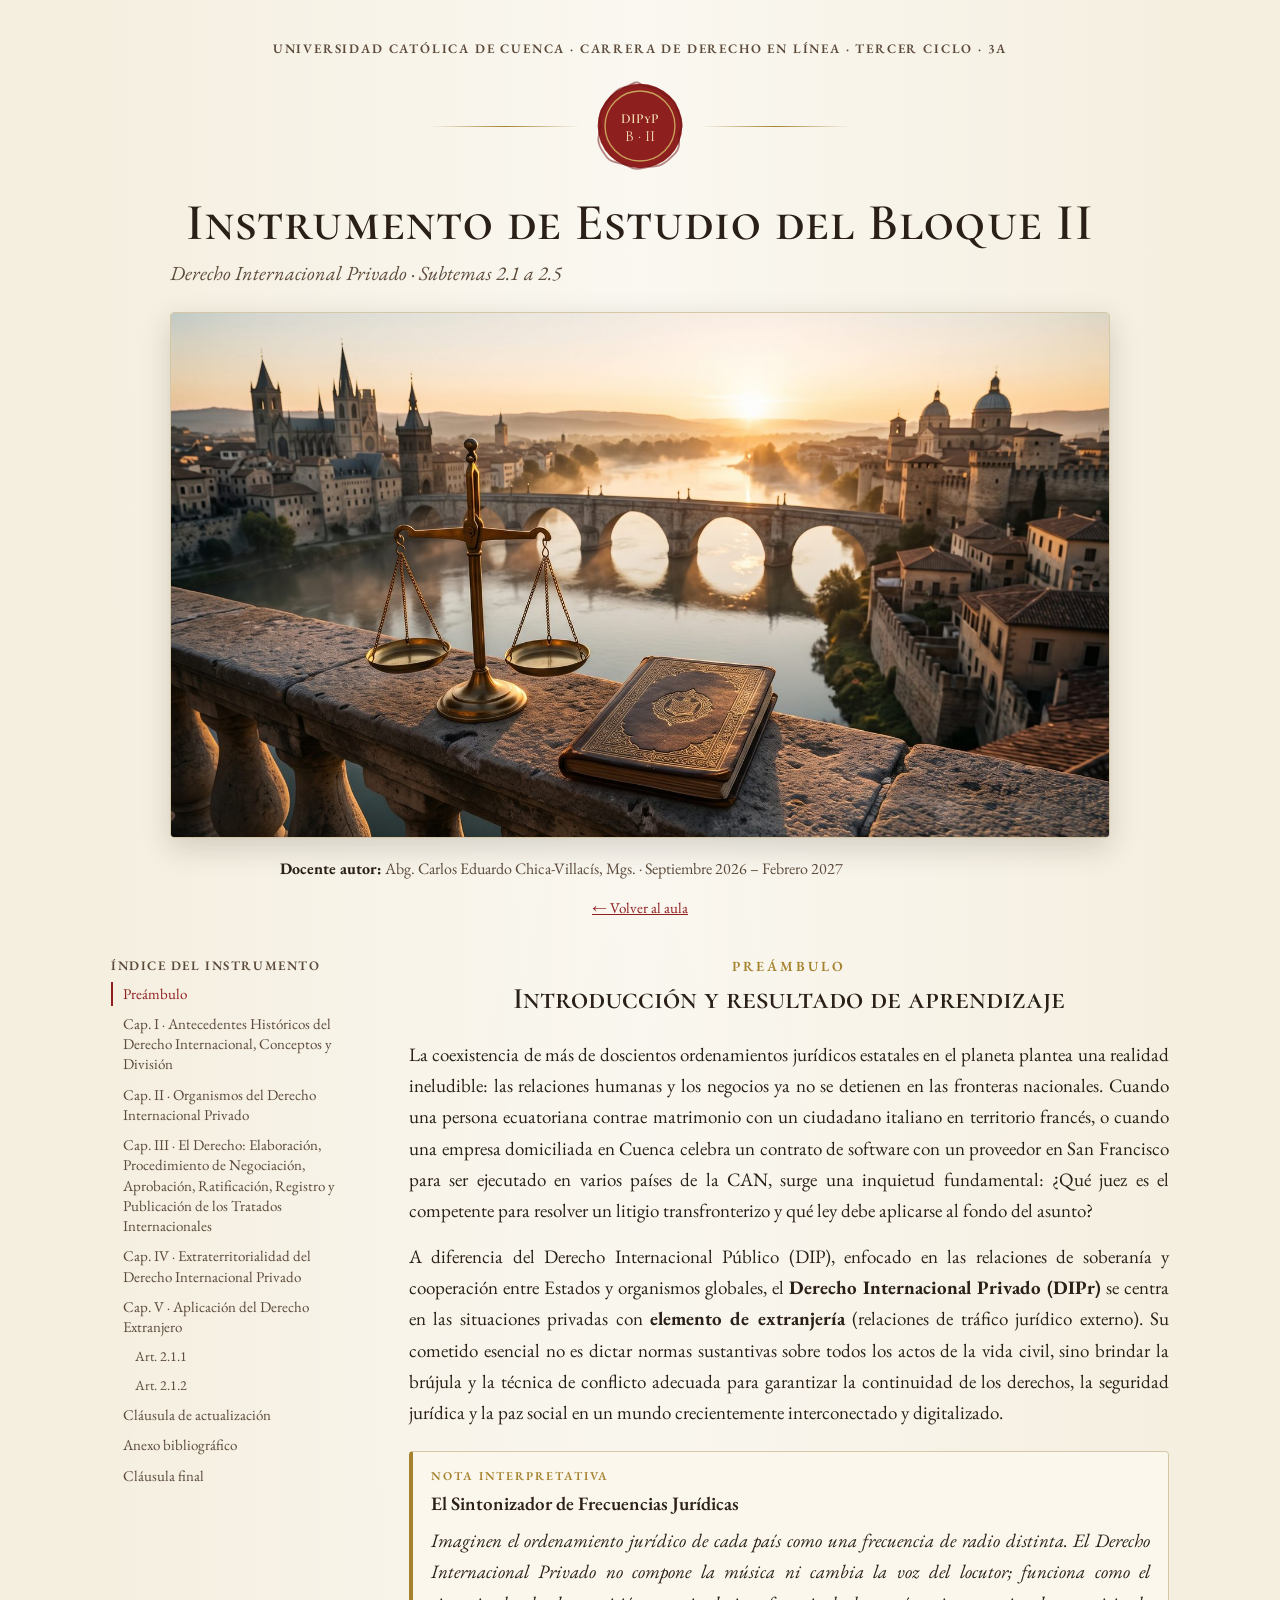
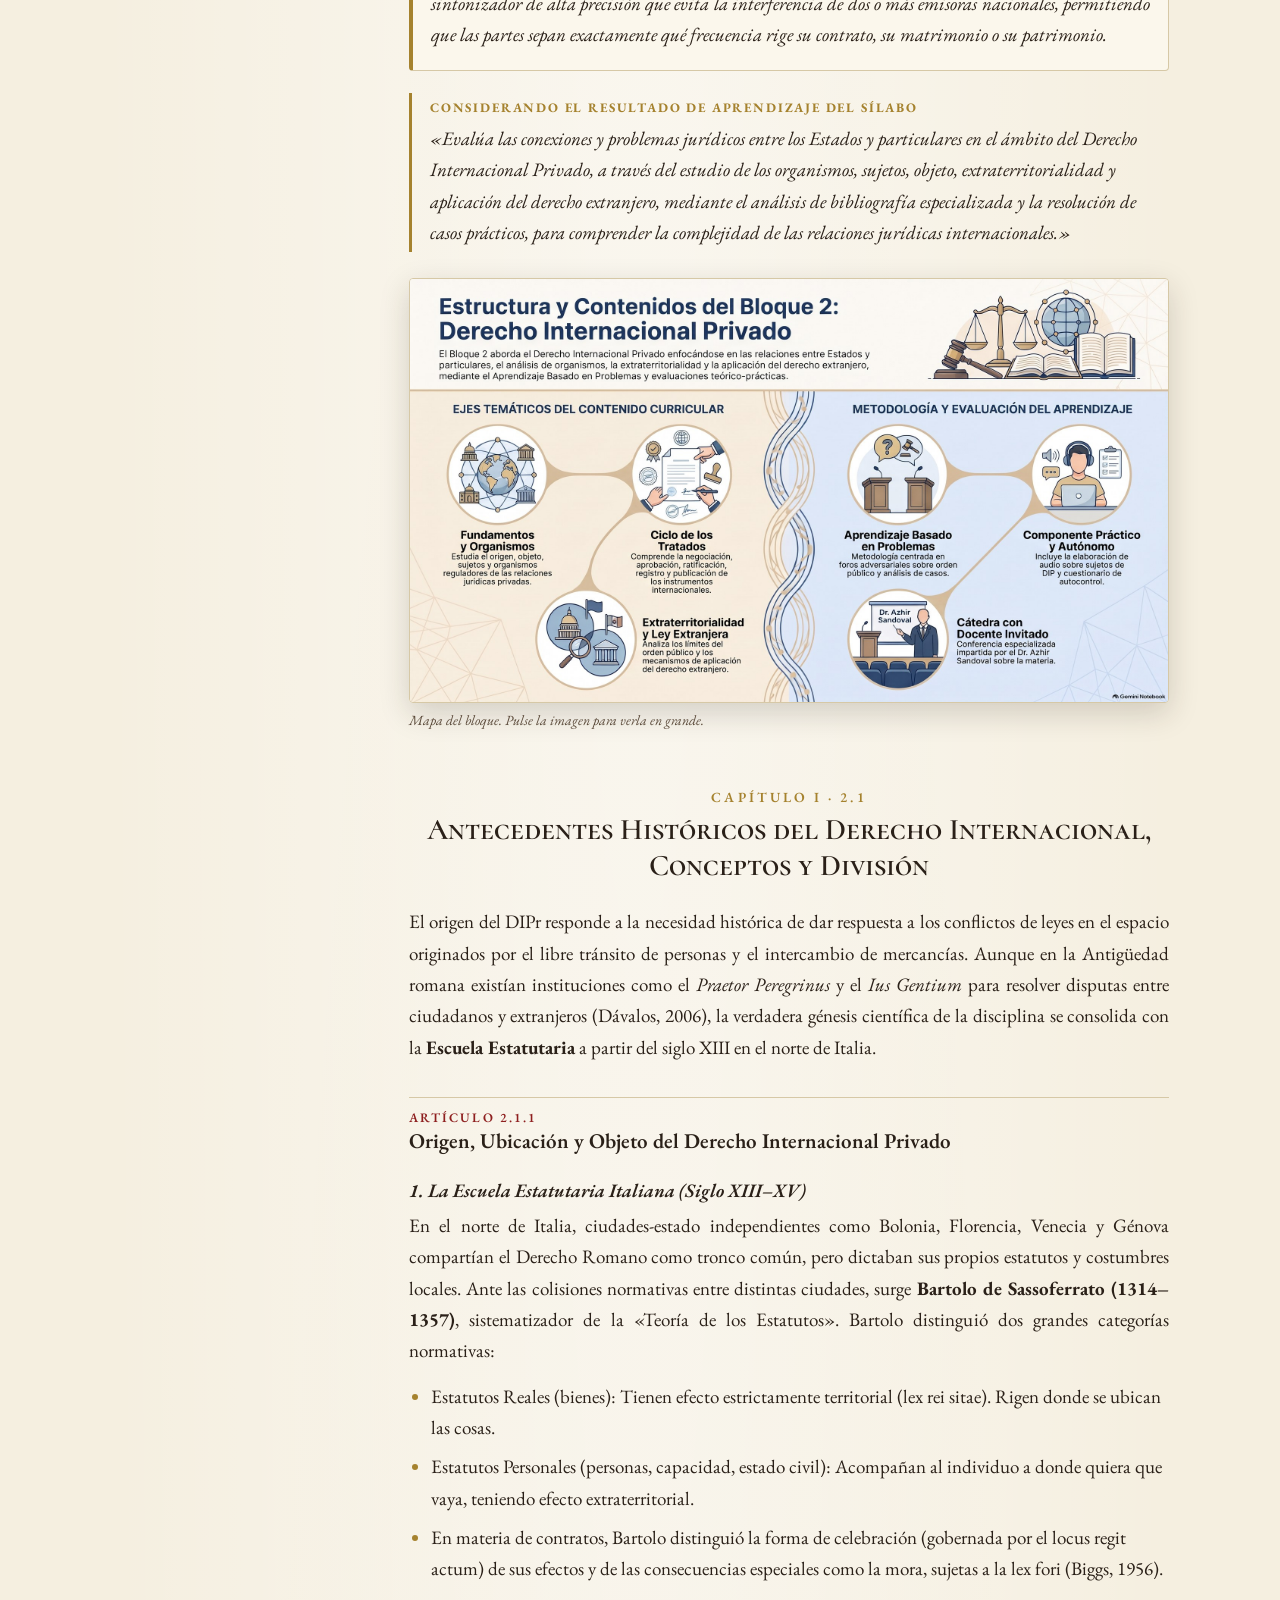
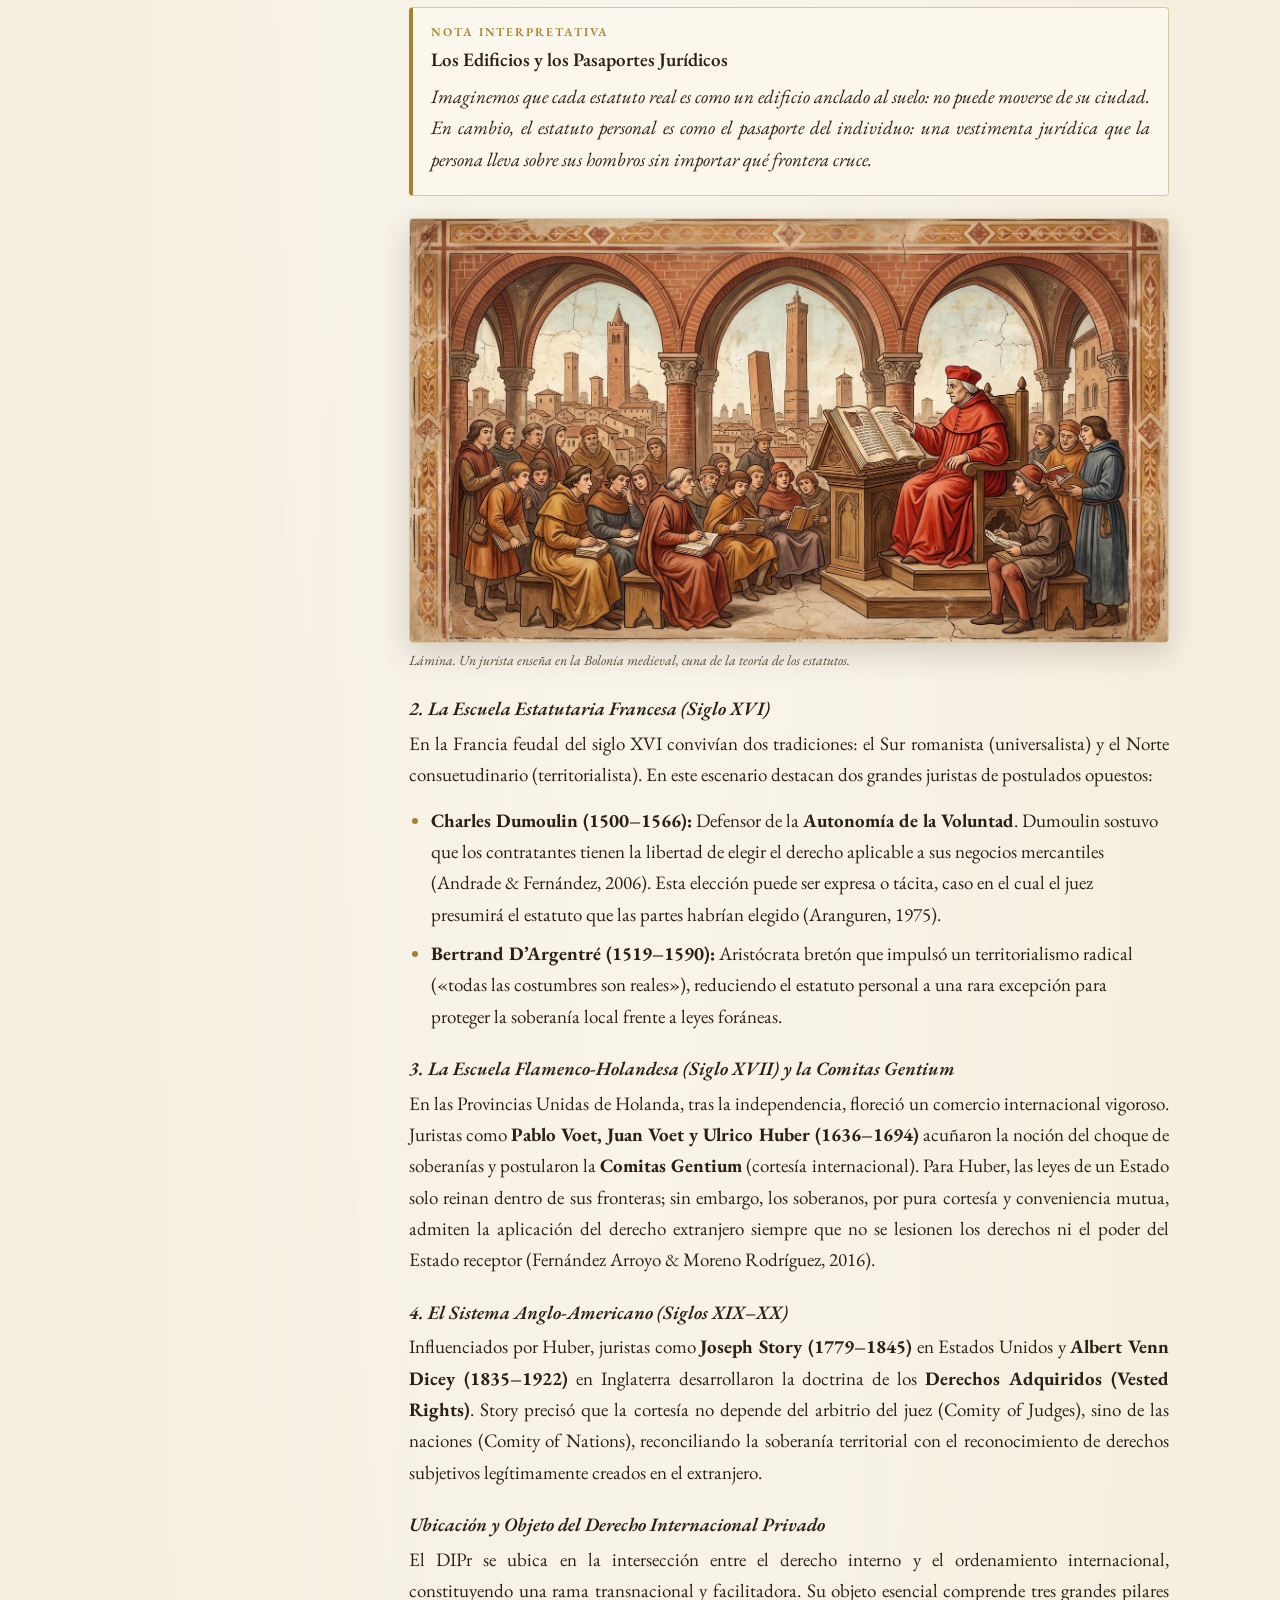
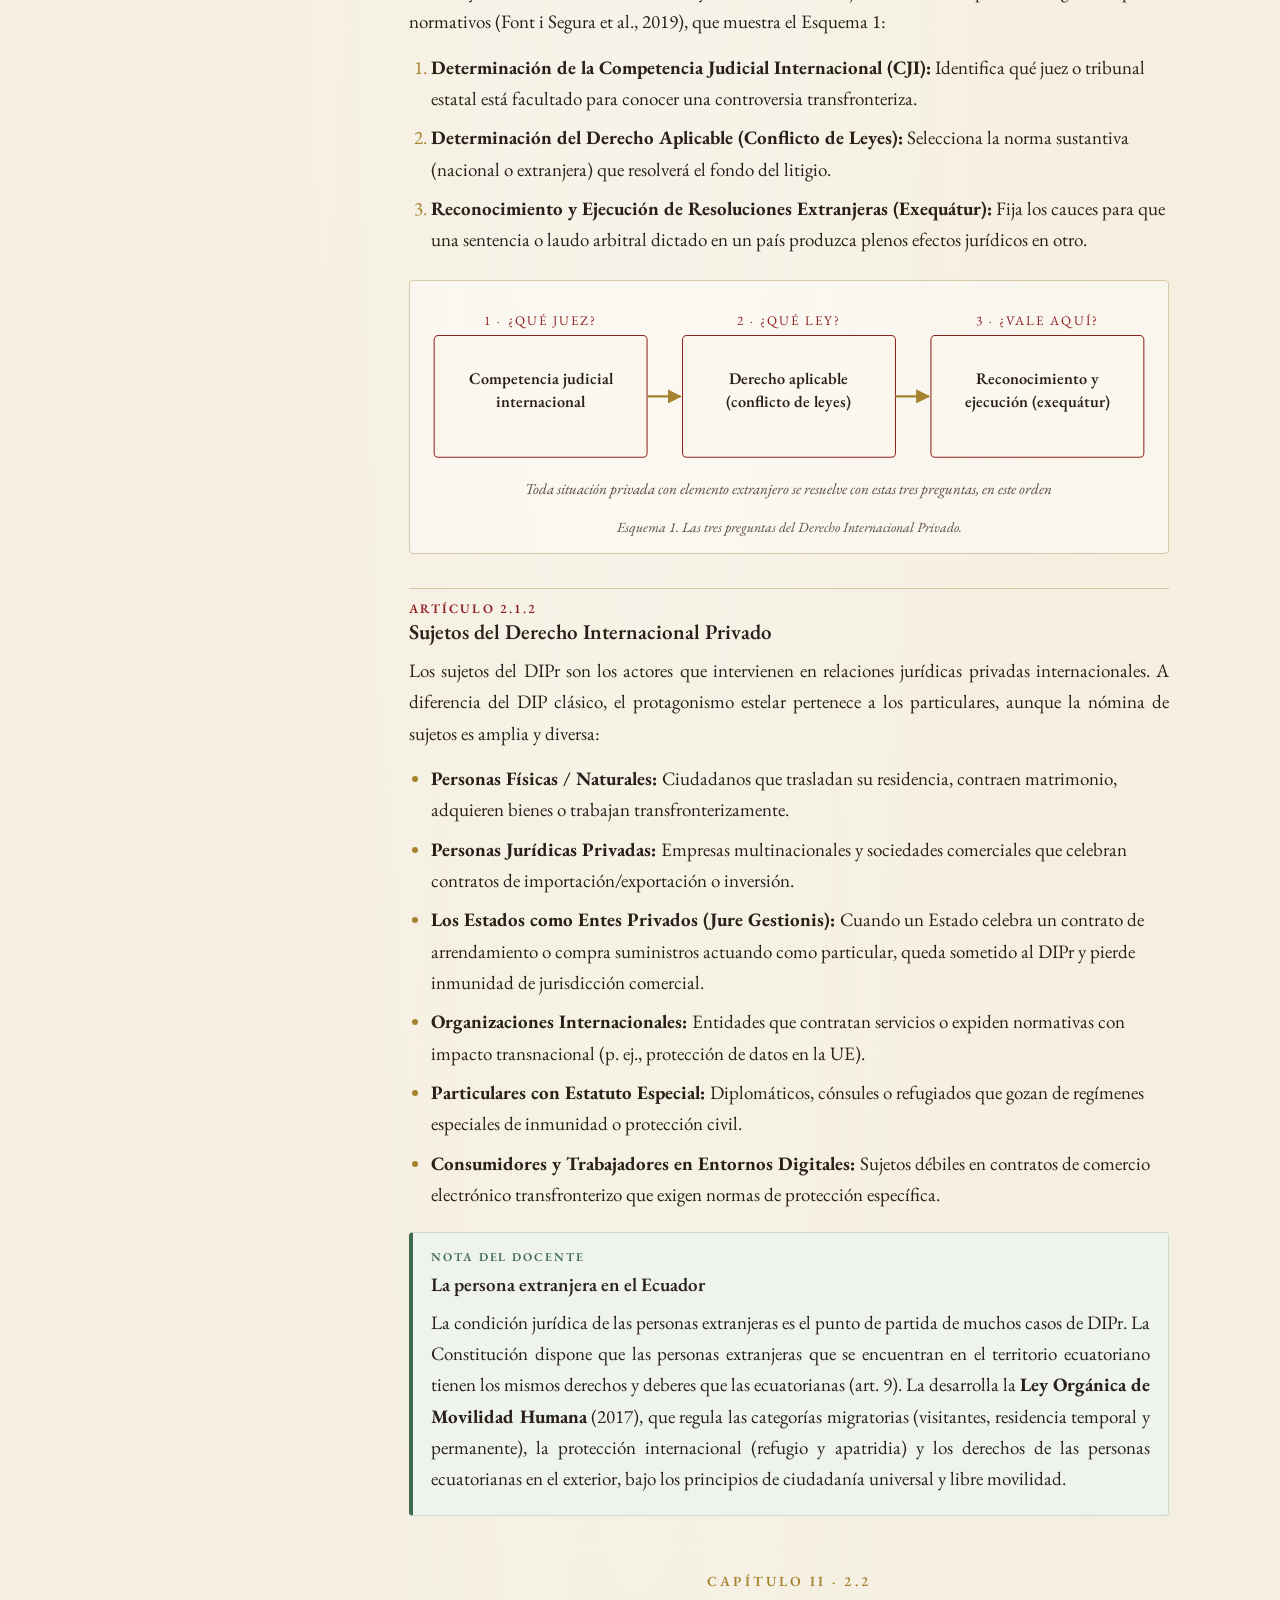
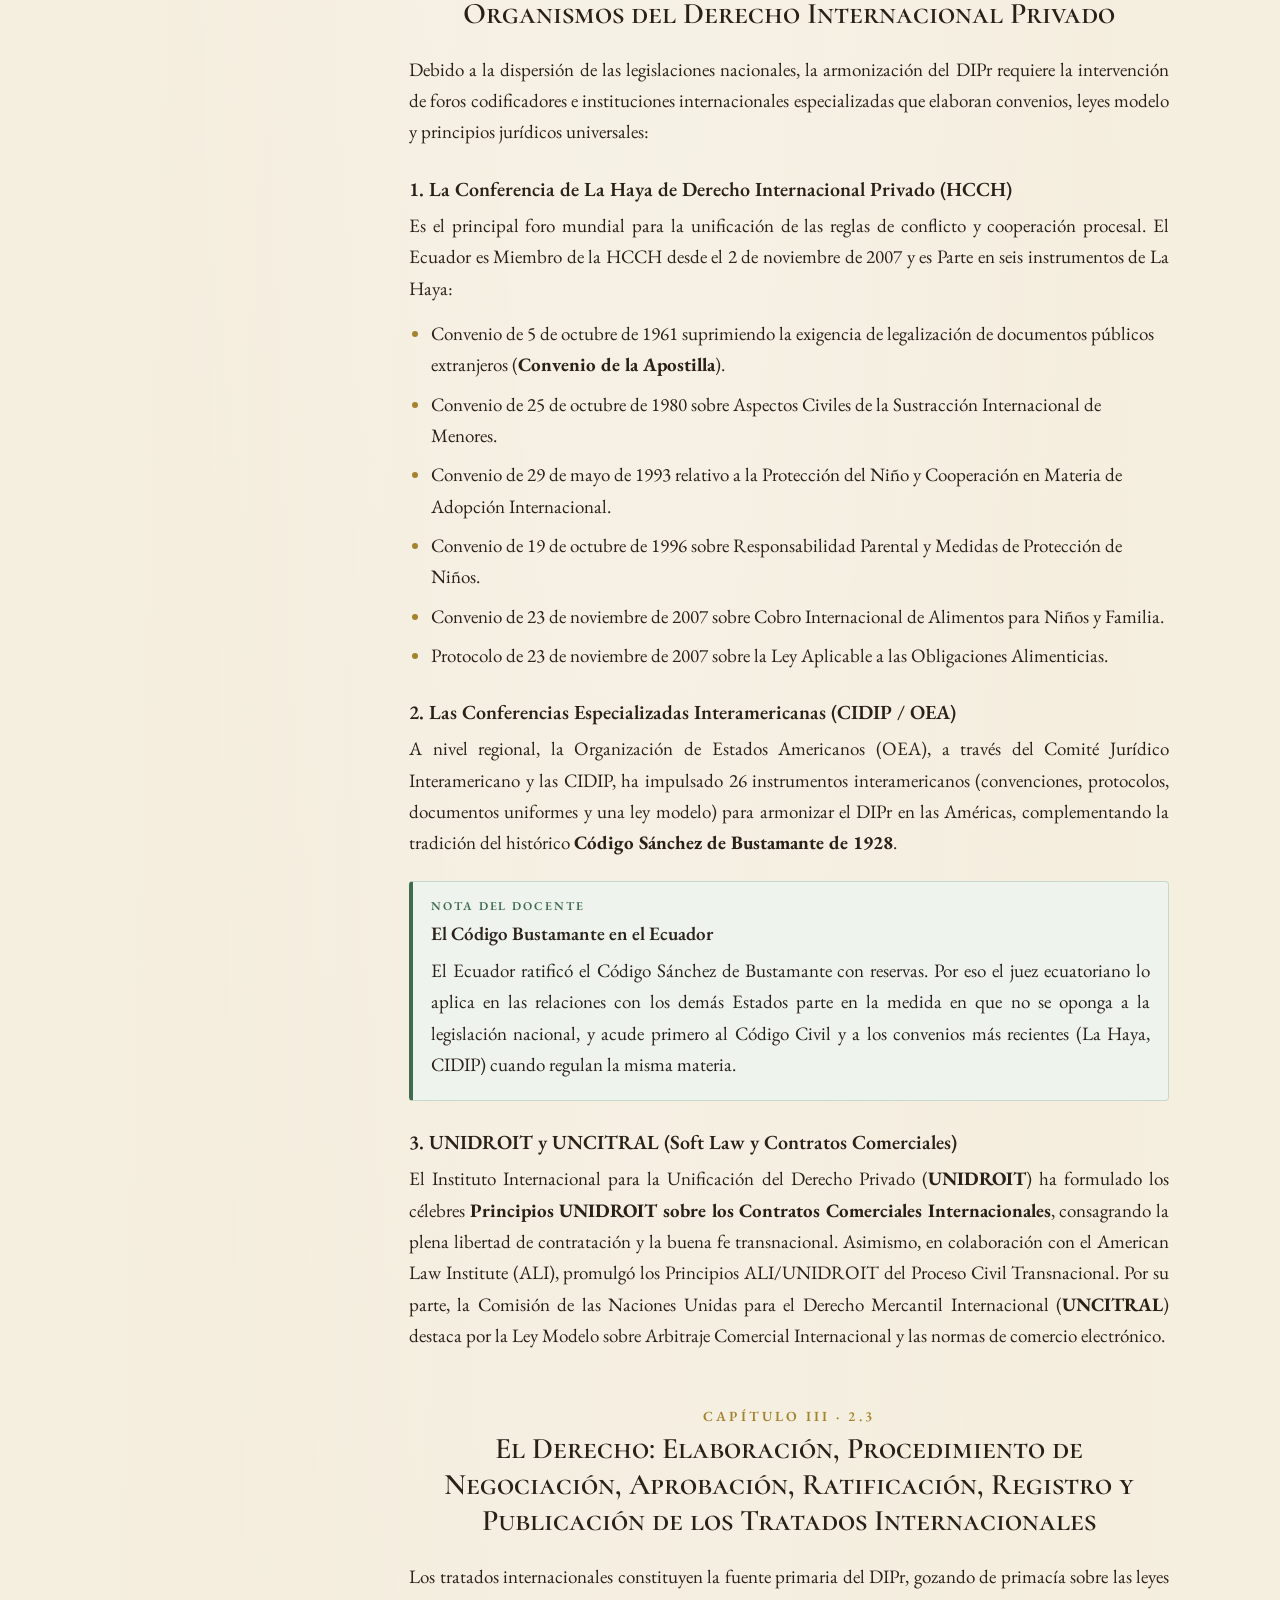
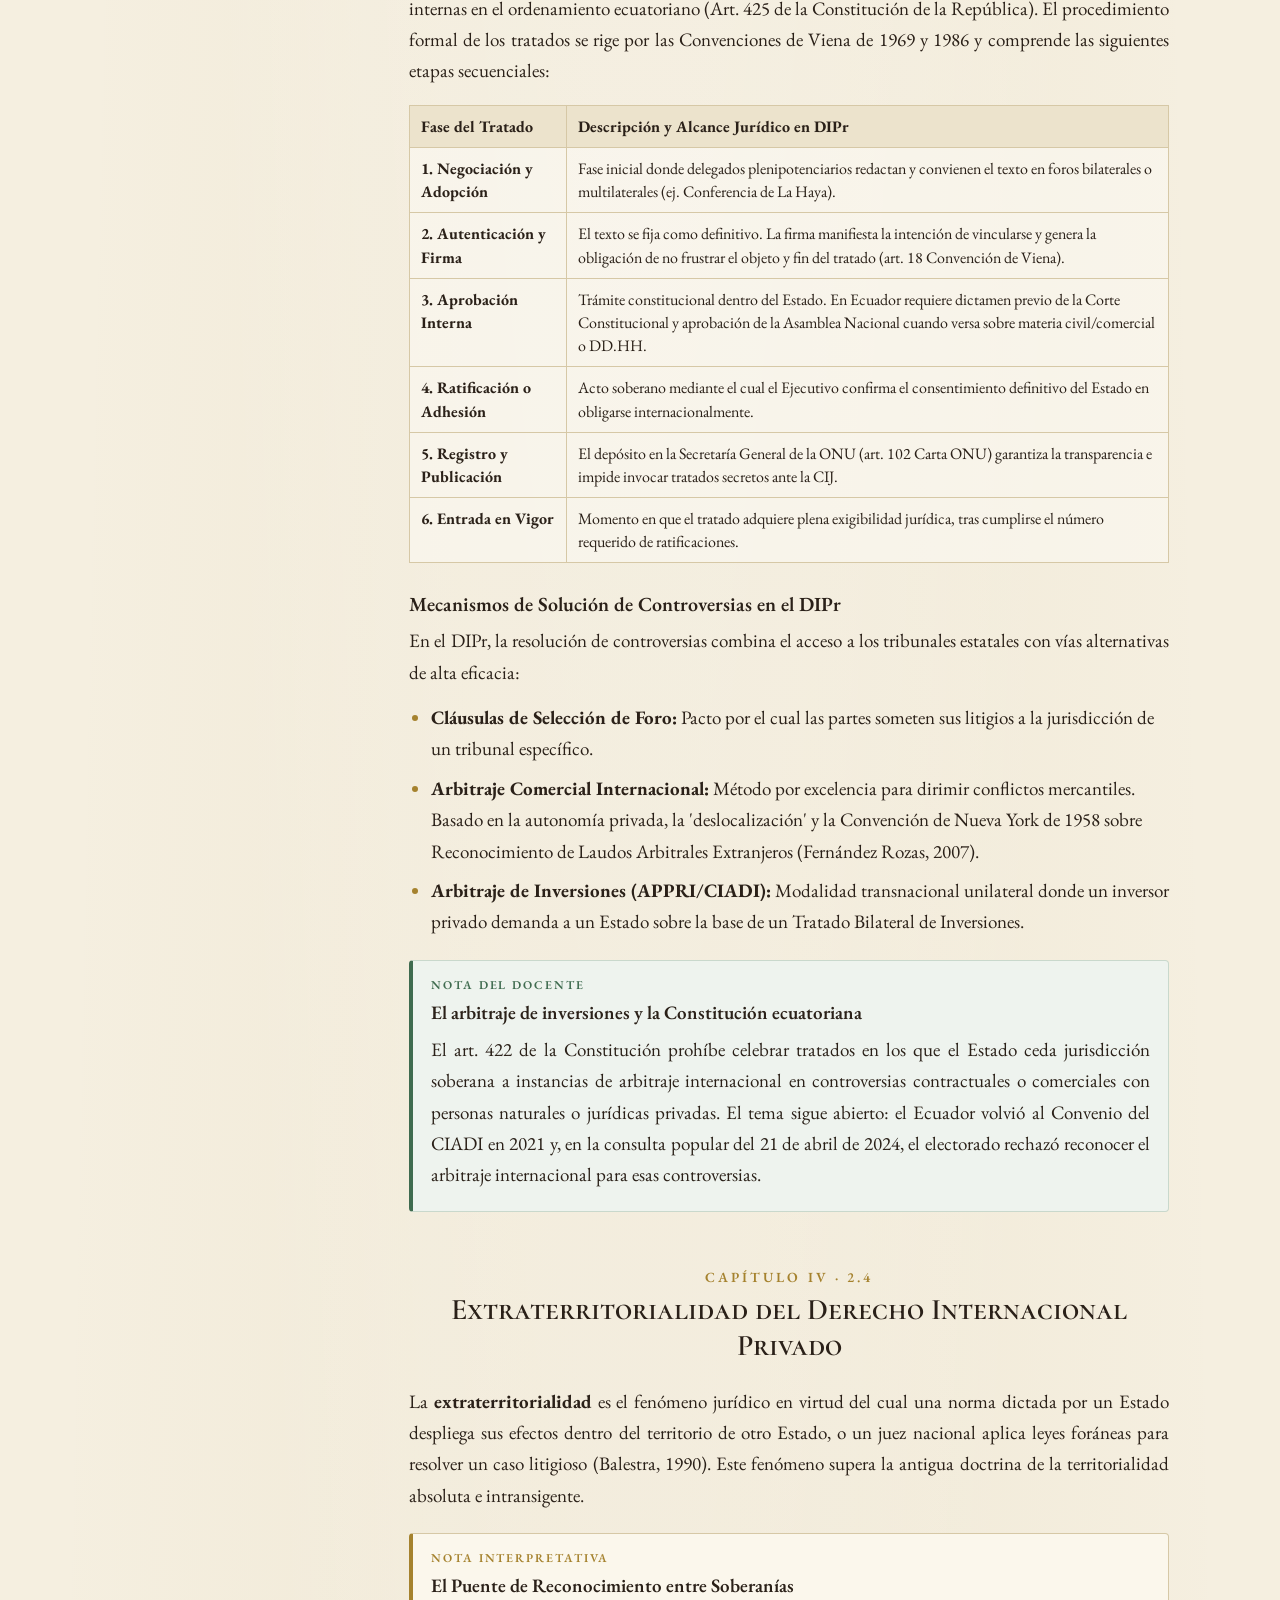
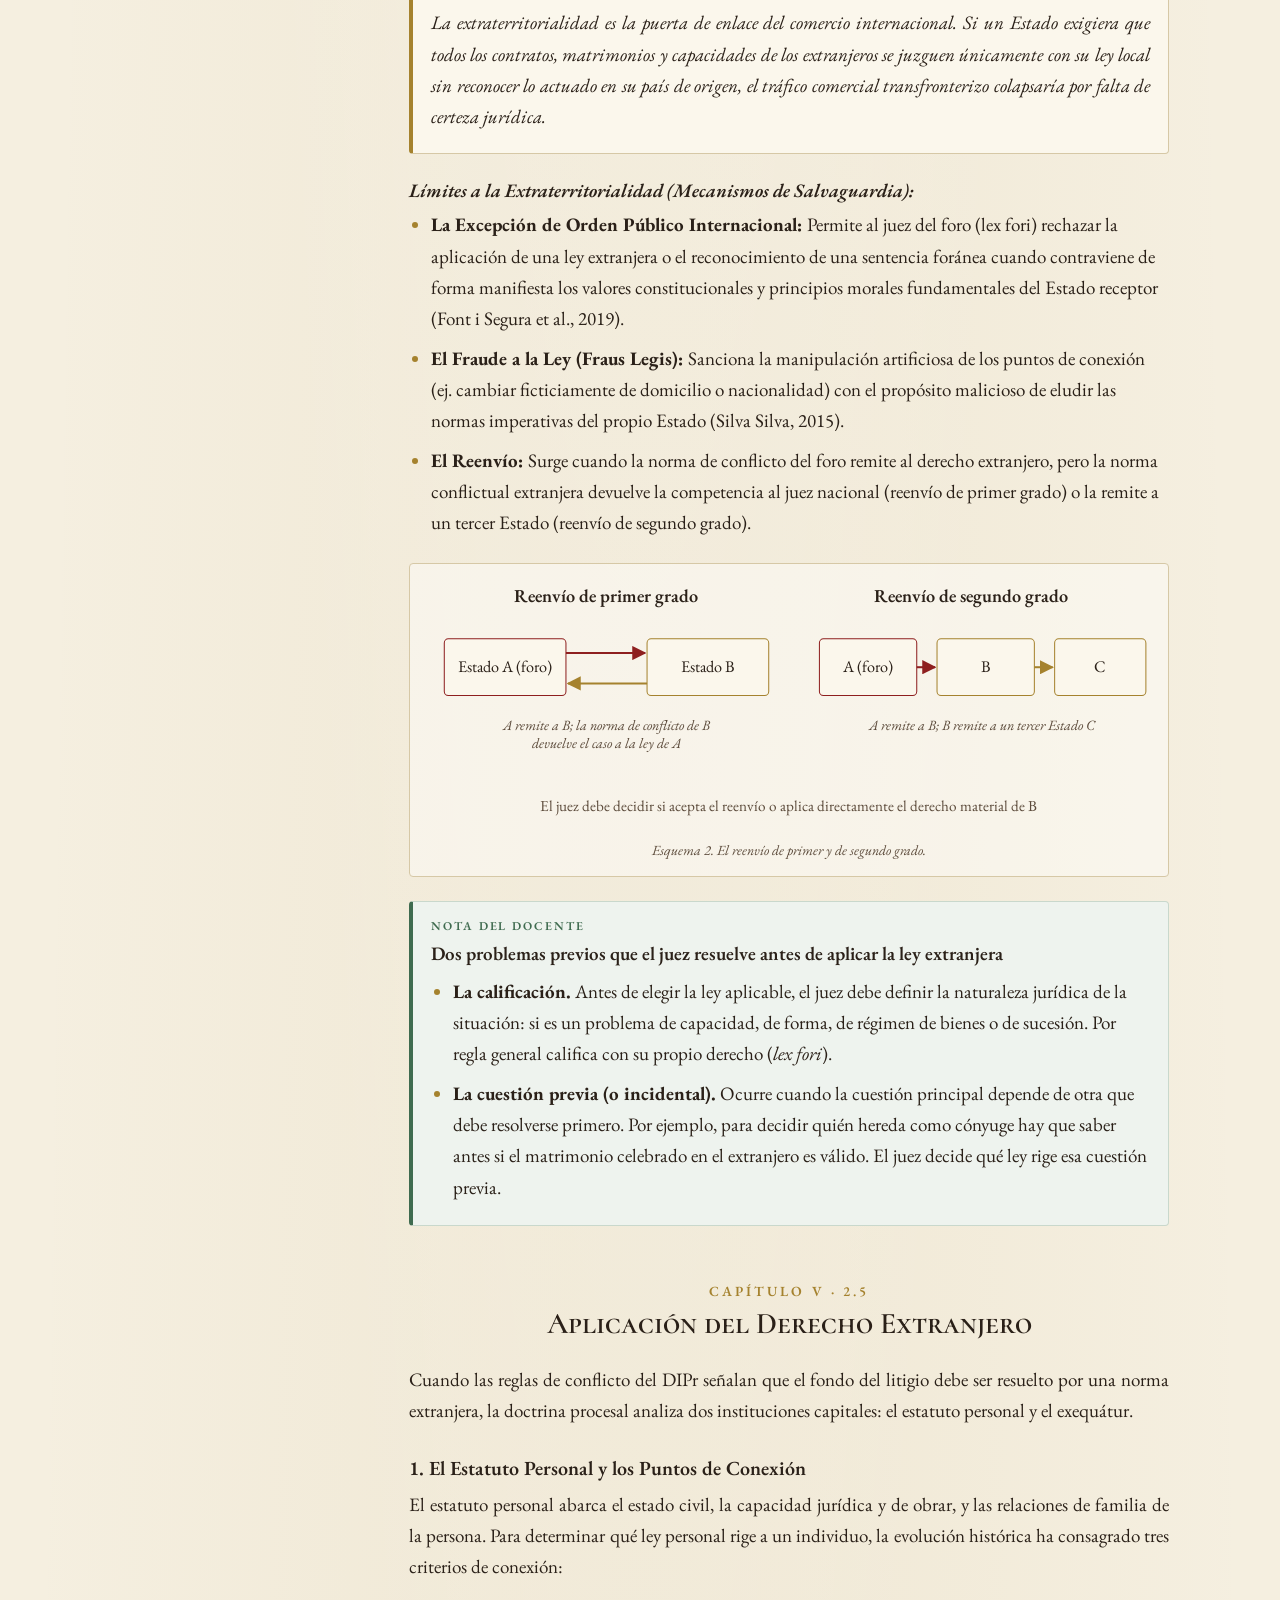
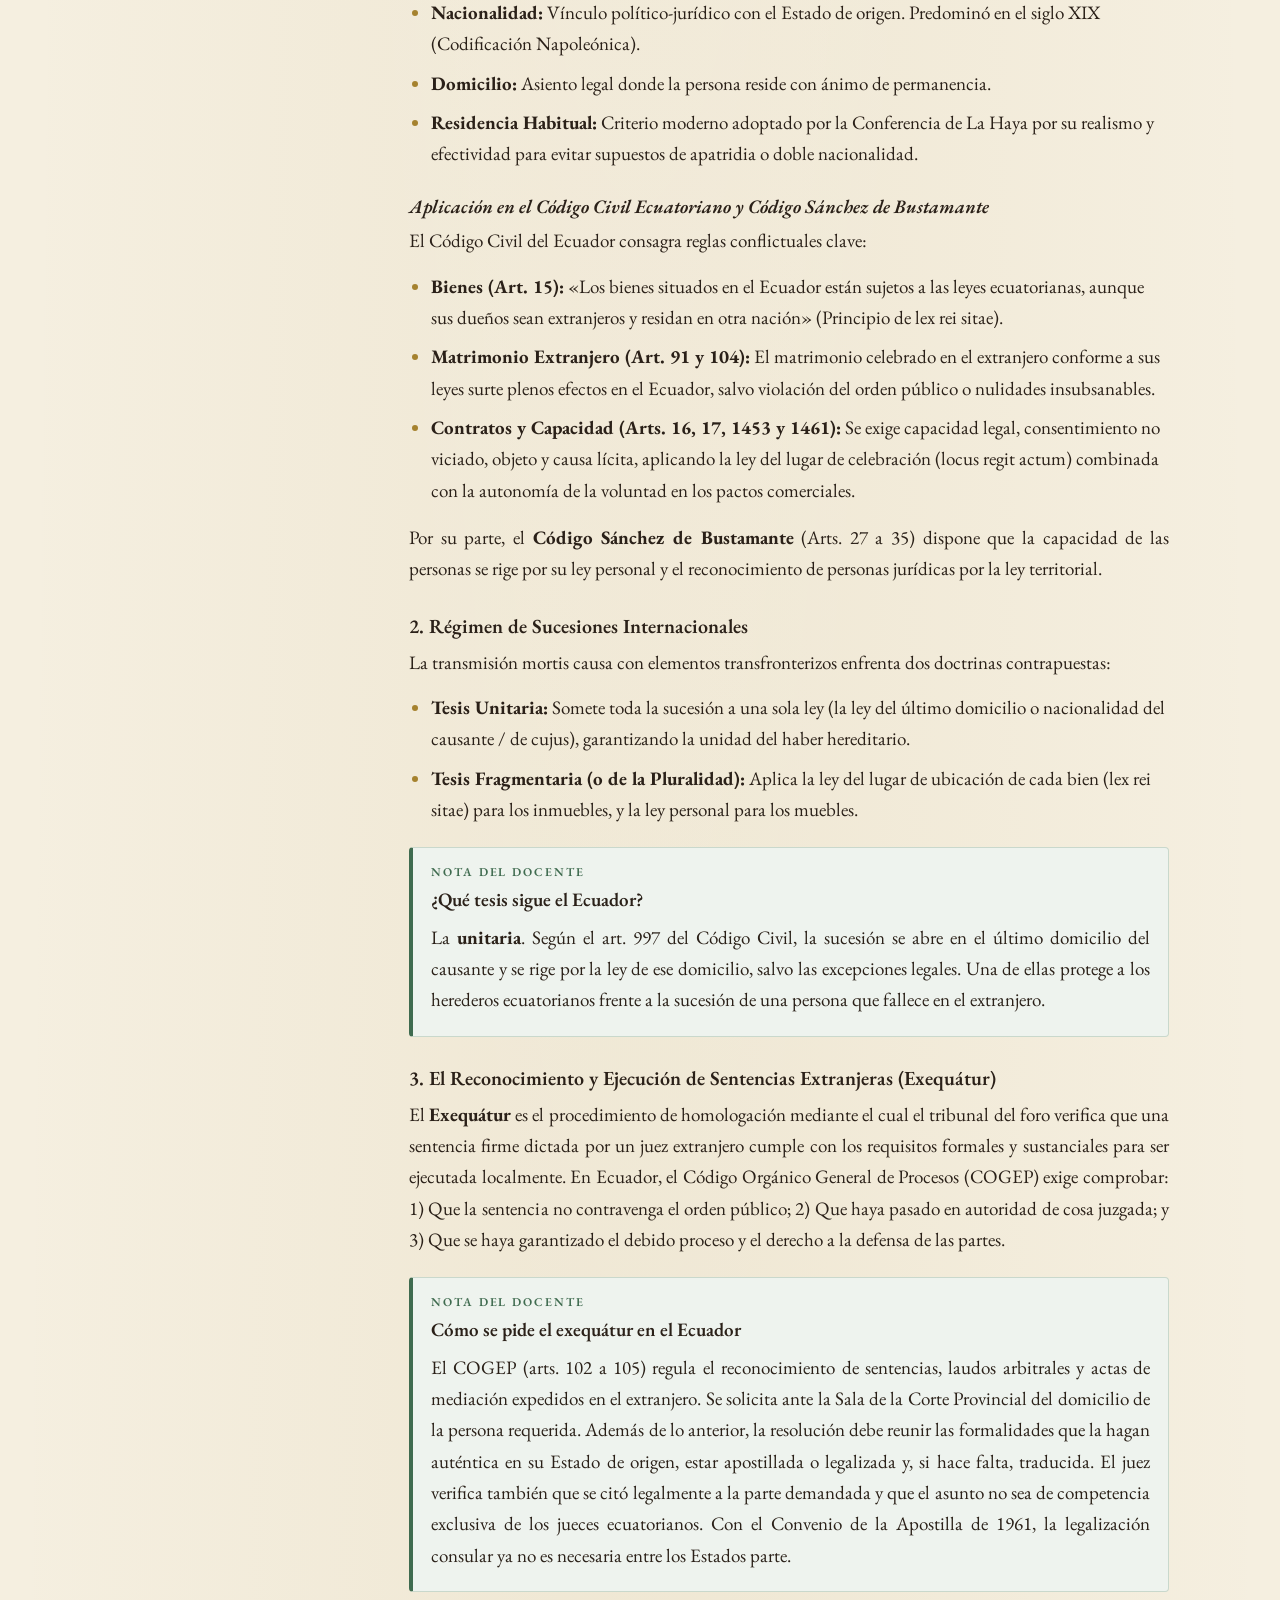
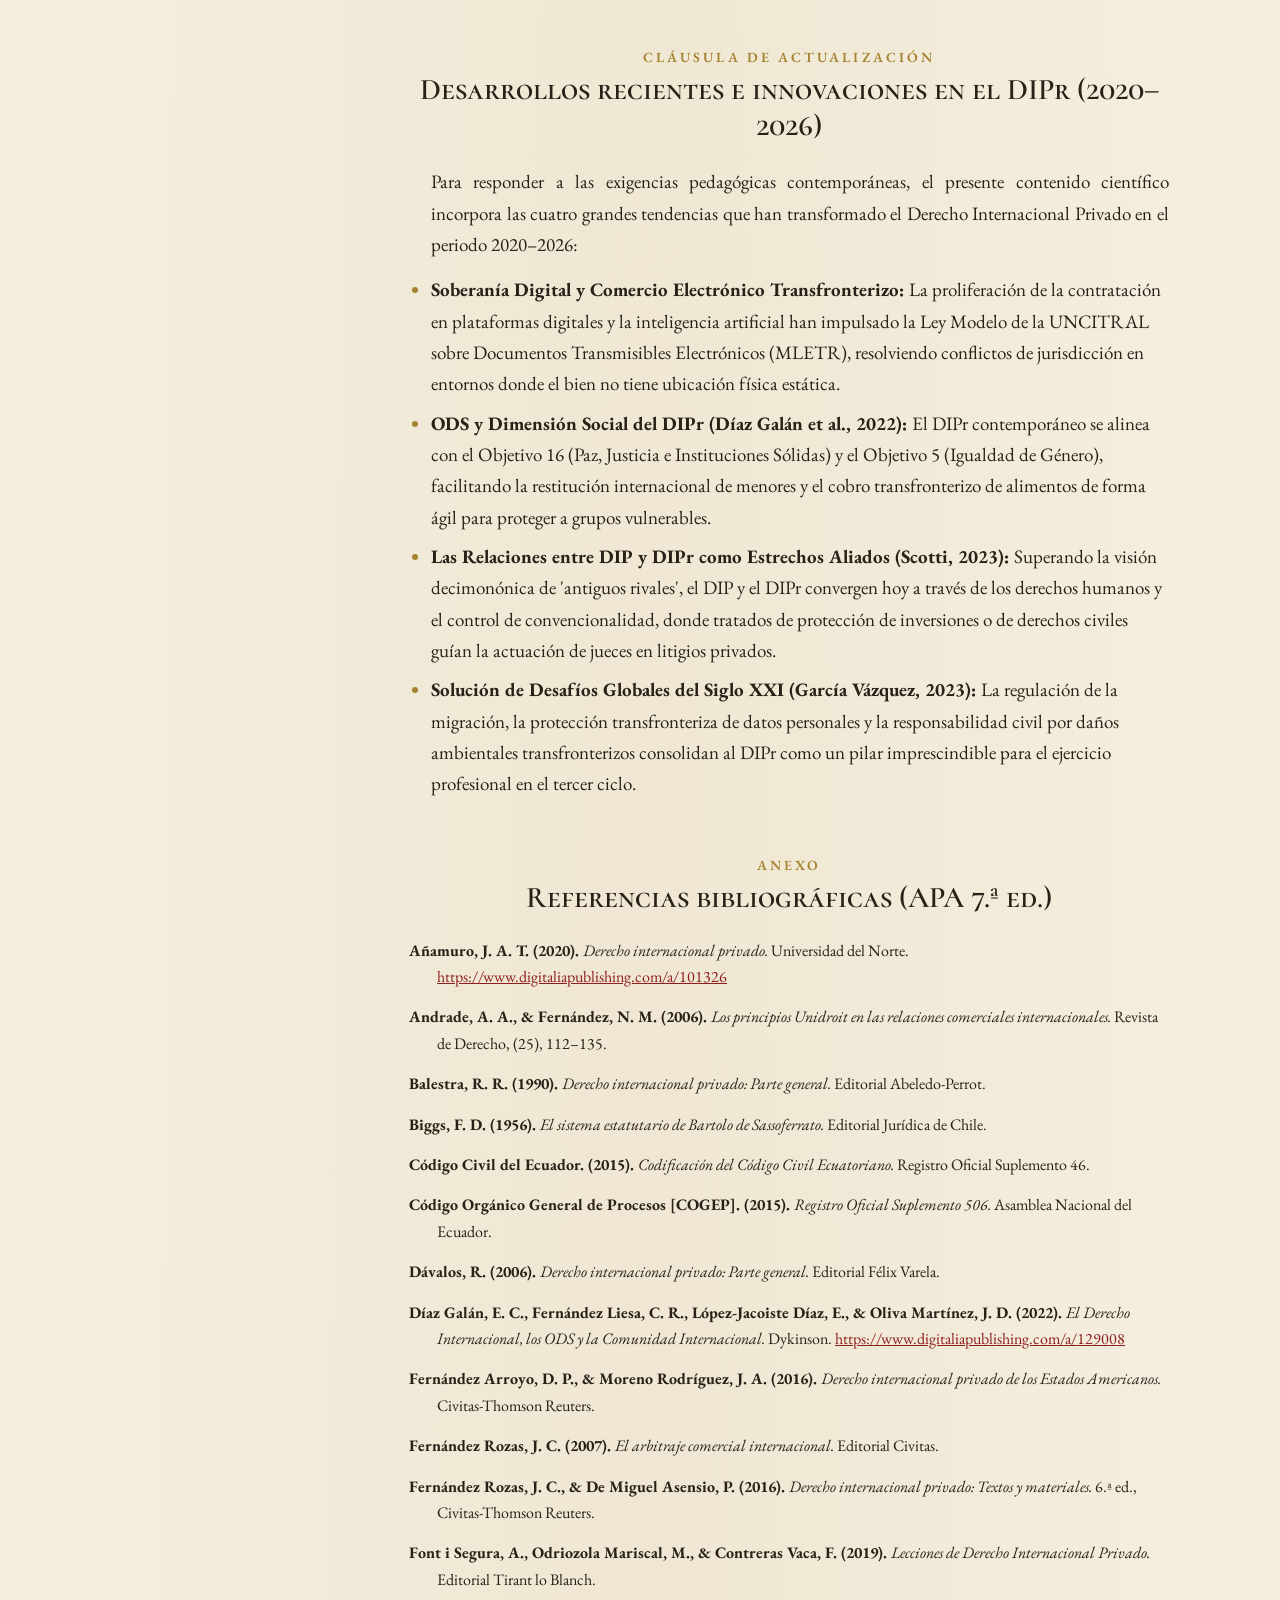
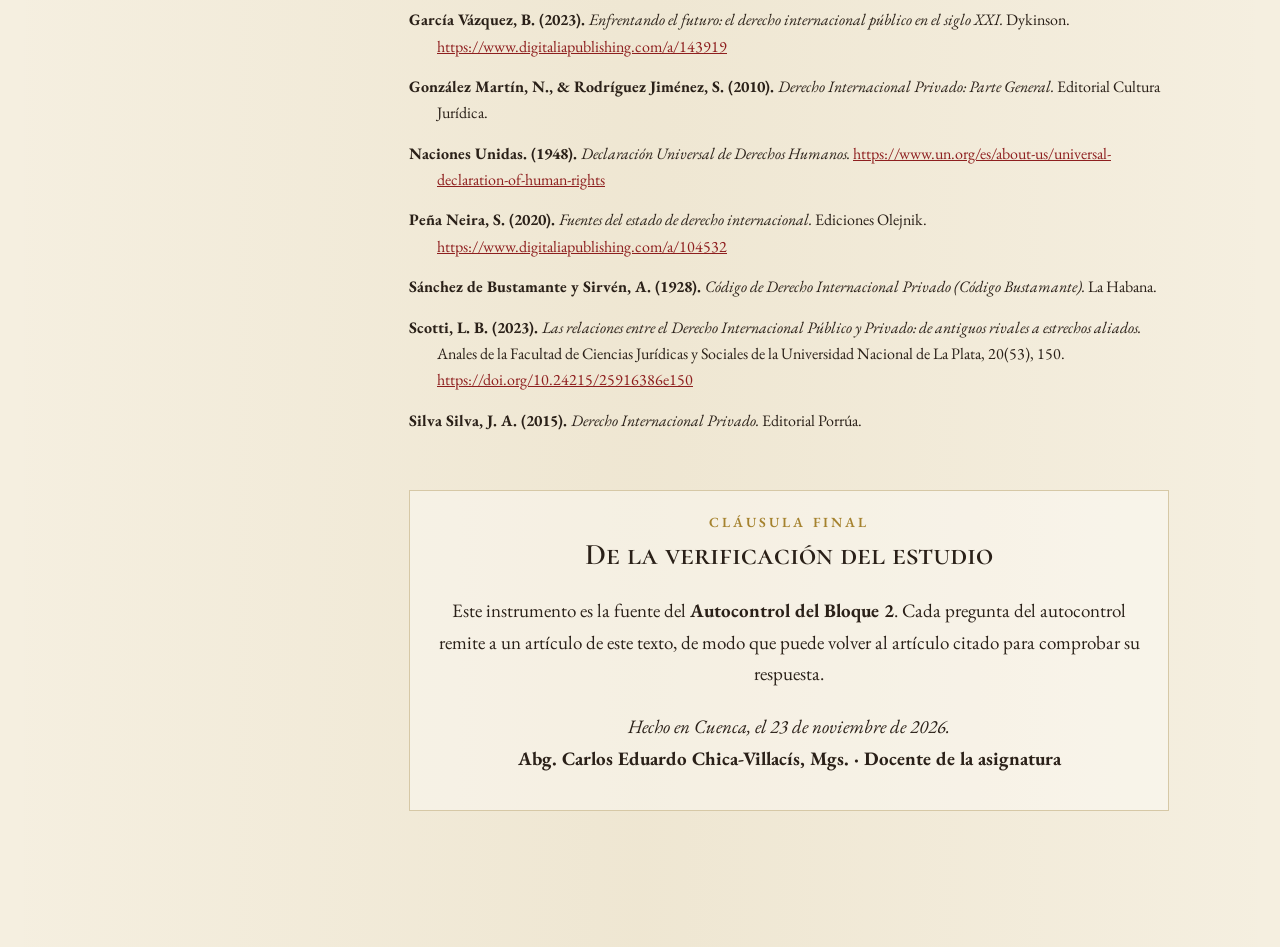
<file: contenido-b2/index.html>
<!doctype html>
<html lang="es">
<head>
<meta charset="utf-8">
<meta name="viewport" content="width=device-width, initial-scale=1">
<title>Bloque 2 · Derecho Internacional Privado</title>
<meta name="robots" content="noindex">
<link rel="preconnect" href="https://fonts.googleapis.com">
<link rel="preconnect" href="https://fonts.gstatic.com" crossorigin>
<link href="https://fonts.googleapis.com/css2?family=Cormorant+SC:wght@500;600&family=EB+Garamond:ital,wght@0,400;0,600;1,400;1,600&display=swap" rel="stylesheet">
<link rel="stylesheet" href="../recursos/tratado.css">
</head>
<body>
<div id="progreso"></div>
<header class="portada">
  <div class="inst">Universidad Católica de Cuenca · Carrera de Derecho en línea · Tercer ciclo · 3A</div>
  <div class="filete"><svg class="sello" viewBox="0 0 100 100" aria-hidden="true">
<circle cx="50" cy="50" r="46" fill="#8e1f1f"/><circle cx="50" cy="50" r="38" fill="none" stroke="#c9a15a" stroke-width="1.5"/>
<path d="M50 4 C58 10 66 6 72 12 S88 20 90 30 S98 46 94 54 S96 72 88 80 S74 94 64 94 S48 100 38 94 S20 92 14 84 S2 68 6 58 S2 40 10 30 S22 10 32 8 S44 0 50 4Z" fill="none" stroke="#6d1515" stroke-width="2" opacity=".5"/>
<text x="50" y="47" text-anchor="middle" font-family="Cormorant SC, Georgia, serif" font-size="15" fill="#f1dfb2" font-weight="600">DIPyP</text>
<text x="50" y="66" text-anchor="middle" font-family="Cormorant SC, Georgia, serif" font-size="17" fill="#f1dfb2">B · II</text>
</svg></div>
  <h1>Instrumento de Estudio del Bloque II</h1>
  <p class="sub">Derecho Internacional Privado · Subtemas 2.1 a 2.5</p>
  <figure class="lamina"><img src="../recursos/laminas/b2-portada.jpg" alt="Puente entre dos ciudades históricas, con un pasaporte y una balanza" onerror="this.closest('figure').hidden=true"></figure>
  <p class="autoria"><b>Docente autor:</b> Abg. Carlos Eduardo Chica-Villacís, Mgs. · Septiembre 2026 – Febrero 2027</p>
  <a class="volver" href="../">← Volver al aula</a>
</header>
<div class="marco">
<nav class="indice" aria-label="Índice"><details id="indice" open><summary>Índice del instrumento</summary><ol><li><a href="#preambulo">Preámbulo</a></li><li><a href="#cap-2-1">Cap. I · Antecedentes Históricos del Derecho Internacional, Conceptos y División</a></li><li><a href="#cap-2-2">Cap. II · Organismos del Derecho Internacional Privado</a></li><li><a href="#cap-2-3">Cap. III · El Derecho: Elaboración, Procedimiento de Negociación, Aprobación, Ratificación, Registro y Publicación de los Tratados Internacionales</a></li><li><a href="#cap-2-4">Cap. IV · Extraterritorialidad del Derecho Internacional Privado</a></li><li><a href="#cap-2-5">Cap. V · Aplicación del Derecho Extranjero</a></li><li><a class="art" href="#art-2-1-1">Art. 2.1.1</a></li><li><a class="art" href="#art-2-1-2">Art. 2.1.2</a></li><li><a href="#clausula">Cláusula de actualización</a></li><li><a href="#anexo">Anexo bibliográfico</a></li><li><a href="#final">Cláusula final</a></li></ol></details></nav>
<main>
<section class="preambulo" id="preambulo"><header class="parte"><span class="num">Preámbulo</span><h2>Introducción y resultado de aprendizaje</h2></header>
<p>La coexistencia de más de doscientos ordenamientos jurídicos estatales en el planeta plantea una realidad ineludible: las relaciones humanas y los negocios ya no se detienen en las fronteras nacionales. Cuando una persona ecuatoriana contrae matrimonio con un ciudadano italiano en territorio francés, o cuando una empresa domiciliada en Cuenca celebra un contrato de software con un proveedor en San Francisco para ser ejecutado en varios países de la CAN, surge una inquietud fundamental: ¿Qué juez es el competente para resolver un litigio transfronterizo y qué ley debe aplicarse al fondo del asunto?</p>
<p>A diferencia del Derecho Internacional Público (DIP), enfocado en las relaciones de soberanía y cooperación entre Estados y organismos globales, el <strong>Derecho Internacional Privado (DIPr)</strong> se centra en las situaciones privadas con <strong>elemento de extranjería</strong> (relaciones de tráfico jurídico externo). Su cometido esencial no es dictar normas sustantivas sobre todos los actos de la vida civil, sino brindar la brújula y la técnica de conflicto adecuada para garantizar la continuidad de los derechos, la seguridad jurídica y la paz social en un mundo crecientemente interconectado y digitalizado.</p>
<aside class="interpretativa"><span class="rotulo">Nota interpretativa</span><span class="tit">El Sintonizador de Frecuencias Jurídicas</span><p><em>Imaginen el ordenamiento jurídico de cada país como una frecuencia de radio distinta. El Derecho Internacional Privado no compone la música ni cambia la voz del locutor; funciona como el sintonizador de alta precisión que evita la interferencia de dos o más emisoras nacionales, permitiendo que las partes sepan exactamente qué frecuencia rige su contrato, su matrimonio o su patrimonio.</em></p></aside>
<div class="considerando"><b>Considerando el resultado de aprendizaje del sílabo</b><em>«Evalúa las conexiones y problemas jurídicos entre los Estados y particulares en el ámbito del Derecho Internacional Privado, a través del estudio de los organismos, sujetos, objeto, extraterritorialidad y aplicación del derecho extranjero, mediante el análisis de bibliografía especializada y la resolución de casos prácticos, para comprender la complejidad de las relaciones jurídicas internacionales.»</em></div>
<figure class="lamina mapa"><a href="../recursos/laminas/b2-infografia.jpg" target="_blank" rel="noopener"><img src="../recursos/laminas/b2-infografia.jpg" alt="Infografía del Bloque II" loading="lazy" onerror="this.closest('figure').hidden=true"></a><figcaption>Mapa del bloque. Pulse la imagen para verla en grande.</figcaption></figure>
</section>
<section class="capitulo" id="cap-2-1"><header class="parte"><span class="num">Capítulo I · 2.1</span><h2>Antecedentes Históricos del Derecho Internacional, Conceptos y División</h2></header>
<p>El origen del DIPr responde a la necesidad histórica de dar respuesta a los conflictos de leyes en el espacio originados por el libre tránsito de personas y el intercambio de mercancías. Aunque en la Antigüedad romana existían instituciones como el <em>Praetor Peregrinus</em> y el <em>Ius Gentium</em> para resolver disputas entre ciudadanos y extranjeros (Dávalos, 2006), la verdadera génesis científica de la disciplina se consolida con la <strong>Escuela Estatutaria</strong> a partir del siglo XIII en el norte de Italia.</p>
<h3 class="articulo" id="art-2-1-1"><span class="n">Artículo 2.1.1</span>Origen, Ubicación y Objeto del Derecho Internacional Privado</h3>
<h4>1. La Escuela Estatutaria Italiana (Siglo XIII–XV)</h4><p>En el norte de Italia, ciudades-estado independientes como Bolonia, Florencia, Venecia y Génova compartían el Derecho Romano como tronco común, pero dictaban sus propios estatutos y costumbres locales. Ante las colisiones normativas entre distintas ciudades, surge <strong>Bartolo de Sassoferrato (1314–1357)</strong>, sistematizador de la «Teoría de los Estatutos». Bartolo distinguió dos grandes categorías normativas:</p><ul><li>Estatutos Reales (bienes): Tienen efecto estrictamente territorial (lex rei sitae). Rigen donde se ubican las cosas.</li><li>Estatutos Personales (personas, capacidad, estado civil): Acompañan al individuo a donde quiera que vaya, teniendo efecto extraterritorial.</li><li>En materia de contratos, Bartolo distinguió la forma de celebración (gobernada por el locus regit actum) de sus efectos y de las consecuencias especiales como la mora, sujetas a la lex fori (Biggs, 1956).</li></ul>
<aside class="interpretativa"><span class="rotulo">Nota interpretativa</span><span class="tit">Los Edificios y los Pasaportes Jurídicos</span><p><em>Imaginemos que cada estatuto real es como un edificio anclado al suelo: no puede moverse de su ciudad. En cambio, el estatuto personal es como el pasaporte del individuo: una vestimenta jurídica que la persona lleva sobre sus hombros sin importar qué frontera cruce.</em></p></aside>
<figure class="lamina"><img src="../recursos/laminas/b2-bolonia.jpg" alt="Lámina. Un jurista enseña en la Bolonia medieval, cuna de la teoría de los estatutos." loading="lazy" onerror="this.closest('figure').hidden=true"><figcaption>Lámina. Un jurista enseña en la Bolonia medieval, cuna de la teoría de los estatutos.</figcaption></figure>
<h4>2. La Escuela Estatutaria Francesa (Siglo XVI)</h4><p>En la Francia feudal del siglo XVI convivían dos tradiciones: el Sur romanista (universalista) y el Norte consuetudinario (territorialista). En este escenario destacan dos grandes juristas de postulados opuestos:</p><ul><li><strong>Charles Dumoulin (1500–1566):</strong> Defensor de la <strong>Autonomía de la Voluntad</strong>. Dumoulin sostuvo que los contratantes tienen la libertad de elegir el derecho aplicable a sus negocios mercantiles (Andrade &amp; Fernández, 2006). Esta elección puede ser expresa o tácita, caso en el cual el juez presumirá el estatuto que las partes habrían elegido (Aranguren, 1975).</li><li><strong>Bertrand D’Argentré (1519–1590):</strong> Aristócrata bretón que impulsó un territorialismo radical («todas las costumbres son reales»), reduciendo el estatuto personal a una rara excepción para proteger la soberanía local frente a leyes foráneas.</li></ul>
<h4>3. La Escuela Flamenco-Holandesa (Siglo XVII) y la Comitas Gentium</h4><p>En las Provincias Unidas de Holanda, tras la independencia, floreció un comercio internacional vigoroso. Juristas como <strong>Pablo Voet, Juan Voet y Ulrico Huber (1636–1694)</strong> acuñaron la noción del choque de soberanías y postularon la <strong>Comitas Gentium</strong> (cortesía internacional). Para Huber, las leyes de un Estado solo reinan dentro de sus fronteras; sin embargo, los soberanos, por pura cortesía y conveniencia mutua, admiten la aplicación del derecho extranjero siempre que no se lesionen los derechos ni el poder del Estado receptor (Fernández Arroyo &amp; Moreno Rodríguez, 2016).</p>
<h4>4. El Sistema Anglo-Americano (Siglos XIX–XX)</h4><p>Influenciados por Huber, juristas como <strong>Joseph Story (1779–1845)</strong> en Estados Unidos y <strong>Albert Venn Dicey (1835–1922)</strong> en Inglaterra desarrollaron la doctrina de los <strong>Derechos Adquiridos (Vested Rights)</strong>. Story precisó que la cortesía no depende del arbitrio del juez (Comity of Judges), sino de las naciones (Comity of Nations), reconciliando la soberanía territorial con el reconocimiento de derechos subjetivos legítimamente creados en el extranjero.</p>
<h4>Ubicación y Objeto del Derecho Internacional Privado</h4>
<p>El DIPr se ubica en la intersección entre el derecho interno y el ordenamiento internacional, constituyendo una rama transnacional y facilitadora. Su objeto esencial comprende tres grandes pilares normativos (Font i Segura et al., 2019), que muestra el Esquema 1:</p><ol class="lista"><li><strong>Determinación de la Competencia Judicial Internacional (CJI):</strong> Identifica qué juez o tribunal estatal está facultado para conocer una controversia transfronteriza.</li><li><strong>Determinación del Derecho Aplicable (Conflicto de Leyes):</strong> Selecciona la norma sustantiva (nacional o extranjera) que resolverá el fondo del litigio.</li><li><strong>Reconocimiento y Ejecución de Resoluciones Extranjeras (Exequátur):</strong> Fija los cauces para que una sentencia o laudo arbitral dictado en un país produzca plenos efectos jurídicos en otro.</li></ol>
<figure class="esquema"><svg viewBox="0 0 720 210" role="img" aria-label="Los tres pilares del objeto del DIPr" font-family="EB Garamond, Georgia, serif">
<g font-size="16" fill="#2a2018" text-anchor="middle">
<rect x="10" y="40" width="210" height="120" rx="4" fill="#fbf7ec" stroke="#8e1f1f"/>
<text x="115" y="30" font-size="13" fill="#8e1f1f" letter-spacing="2">1 · ¿QUÉ JUEZ?</text>
<text x="115" y="88" font-weight="600">Competencia judicial</text><text x="115" y="110" font-weight="600">internacional</text>
<rect x="255" y="40" width="210" height="120" rx="4" fill="#fbf7ec" stroke="#8e1f1f"/>
<text x="360" y="30" font-size="13" fill="#8e1f1f" letter-spacing="2">2 · ¿QUÉ LEY?</text>
<text x="360" y="88" font-weight="600">Derecho aplicable</text><text x="360" y="110" font-weight="600">(conflicto de leyes)</text>
<rect x="500" y="40" width="210" height="120" rx="4" fill="#fbf7ec" stroke="#8e1f1f"/>
<text x="605" y="30" font-size="13" fill="#8e1f1f" letter-spacing="2">3 · ¿VALE AQUÍ?</text>
<text x="605" y="88" font-weight="600">Reconocimiento y</text><text x="605" y="110" font-weight="600">ejecución (exequátur)</text>
<path d="M220 100 H253" stroke="#a5822e" stroke-width="2" marker-end="url(#fp)"/><path d="M465 100 H498" stroke="#a5822e" stroke-width="2" marker-end="url(#fp)"/>
<text x="360" y="196" font-size="15" font-style="italic" fill="#5b4a3a">Toda situación privada con elemento extranjero se resuelve con estas tres preguntas, en este orden</text>
</g>
<defs><marker id="fp" viewBox="0 0 10 10" refX="9" refY="5" markerWidth="7" markerHeight="7" orient="auto"><path d="M0 0 L10 5 L0 10z" fill="#a5822e"/></marker></defs>
</svg><figcaption>Esquema 1. Las tres preguntas del Derecho Internacional Privado.</figcaption></figure>
<h3 class="articulo" id="art-2-1-2"><span class="n">Artículo 2.1.2</span>Sujetos del Derecho Internacional Privado</h3>
<p>Los sujetos del DIPr son los actores que intervienen en relaciones jurídicas privadas internacionales. A diferencia del DIP clásico, el protagonismo estelar pertenece a los particulares, aunque la nómina de sujetos es amplia y diversa:</p>
<ul>
  <li><strong>Personas Físicas / Naturales: </strong>Ciudadanos que trasladan su residencia, contraen matrimonio, adquieren bienes o trabajan transfronterizamente.</li>
  <li><strong>Personas Jurídicas Privadas: </strong>Empresas multinacionales y sociedades comerciales que celebran contratos de importación/exportación o inversión.</li>
  <li><strong>Los Estados como Entes Privados (Jure Gestionis): </strong>Cuando un Estado celebra un contrato de arrendamiento o compra suministros actuando como particular, queda sometido al DIPr y pierde inmunidad de jurisdicción comercial.</li>
  <li><strong>Organizaciones Internacionales: </strong>Entidades que contratan servicios o expiden normativas con impacto transnacional (p. ej., protección de datos en la UE).</li>
  <li><strong>Particulares con Estatuto Especial: </strong>Diplomáticos, cónsules o refugiados que gozan de regímenes especiales de inmunidad o protección civil.</li>
  <li><strong>Consumidores y Trabajadores en Entornos Digitales: </strong>Sujetos débiles en contratos de comercio electrónico transfronterizo que exigen normas de protección específica.</li>
</ul>
<aside class="docente"><span class="rotulo">Nota del docente</span><span class="tit">La persona extranjera en el Ecuador</span><p>La condición jurídica de las personas extranjeras es el punto de partida de muchos casos de DIPr. La Constitución dispone que las personas extranjeras que se encuentran en el territorio ecuatoriano tienen los mismos derechos y deberes que las ecuatorianas (art. 9). La desarrolla la <strong>Ley Orgánica de Movilidad Humana</strong> (2017), que regula las categorías migratorias (visitantes, residencia temporal y permanente), la protección internacional (refugio y apatridia) y los derechos de las personas ecuatorianas en el exterior, bajo los principios de ciudadanía universal y libre movilidad.</p></aside>
</section>
<section class="capitulo" id="cap-2-2"><header class="parte"><span class="num">Capítulo II · 2.2</span><h2>Organismos del Derecho Internacional Privado</h2></header>
<p>Debido a la dispersión de las legislaciones nacionales, la armonización del DIPr requiere la intervención de foros codificadores e instituciones internacionales especializadas que elaboran convenios, leyes modelo y principios jurídicos universales:</p>
<h3 class="seccion">1. La Conferencia de La Haya de Derecho Internacional Privado (HCCH)</h3>
<p>Es el principal foro mundial para la unificación de las reglas de conflicto y cooperación procesal. El Ecuador es Miembro de la HCCH desde el 2 de noviembre de 2007 y es Parte en seis instrumentos de La Haya:</p><ul><li>Convenio de 5 de octubre de 1961 suprimiendo la exigencia de legalización de documentos públicos extranjeros (<strong>Convenio de la Apostilla</strong>).</li><li>Convenio de 25 de octubre de 1980 sobre Aspectos Civiles de la Sustracción Internacional de Menores.</li><li>Convenio de 29 de mayo de 1993 relativo a la Protección del Niño y Cooperación en Materia de Adopción Internacional.</li><li>Convenio de 19 de octubre de 1996 sobre Responsabilidad Parental y Medidas de Protección de Niños.</li><li>Convenio de 23 de noviembre de 2007 sobre Cobro Internacional de Alimentos para Niños y Familia.</li><li>Protocolo de 23 de noviembre de 2007 sobre la Ley Aplicable a las Obligaciones Alimenticias.</li></ul>
<h3 class="seccion">2. Las Conferencias Especializadas Interamericanas (CIDIP / OEA)</h3>
<p>A nivel regional, la Organización de Estados Americanos (OEA), a través del Comité Jurídico Interamericano y las CIDIP, ha impulsado 26 instrumentos interamericanos (convenciones, protocolos, documentos uniformes y una ley modelo) para armonizar el DIPr en las Américas, complementando la tradición del histórico <strong>Código Sánchez de Bustamante de 1928</strong>.</p>
<aside class="docente"><span class="rotulo">Nota del docente</span><span class="tit">El Código Bustamante en el Ecuador</span><p>El Ecuador ratificó el Código Sánchez de Bustamante con reservas. Por eso el juez ecuatoriano lo aplica en las relaciones con los demás Estados parte en la medida en que no se oponga a la legislación nacional, y acude primero al Código Civil y a los convenios más recientes (La Haya, CIDIP) cuando regulan la misma materia.</p></aside>
<h3 class="seccion">3. UNIDROIT y UNCITRAL (Soft Law y Contratos Comerciales)</h3>
<p>El Instituto Internacional para la Unificación del Derecho Privado (<strong>UNIDROIT</strong>) ha formulado los célebres <strong>Principios UNIDROIT sobre los Contratos Comerciales Internacionales</strong>, consagrando la plena libertad de contratación y la buena fe transnacional. Asimismo, en colaboración con el American Law Institute (ALI), promulgó los Principios ALI/UNIDROIT del Proceso Civil Transnacional. Por su parte, la Comisión de las Naciones Unidas para el Derecho Mercantil Internacional (<strong>UNCITRAL</strong>) destaca por la Ley Modelo sobre Arbitraje Comercial Internacional y las normas de comercio electrónico.</p>
</section>
<section class="capitulo" id="cap-2-3"><header class="parte"><span class="num">Capítulo III · 2.3</span><h2>El Derecho: Elaboración, Procedimiento de Negociación, Aprobación, Ratificación, Registro y Publicación de los Tratados Internacionales</h2></header>
<p>Los tratados internacionales constituyen la fuente primaria del DIPr, gozando de primacía sobre las leyes internas en el ordenamiento ecuatoriano (Art. 425 de la Constitución de la República). El procedimiento formal de los tratados se rige por las Convenciones de Viena de 1969 y 1986 y comprende las siguientes etapas secuenciales:</p>
<div class="cuadro"><table>
<tr><th><strong>Fase del Tratado</strong></th><th><strong>Descripción y Alcance Jurídico en DIPr</strong></th></tr>
<tr><td><strong>1. Negociación y Adopción</strong></td><td>Fase inicial donde delegados plenipotenciarios redactan y convienen el texto en foros bilaterales o multilaterales (ej. Conferencia de La Haya).</td></tr>
<tr><td><strong>2. Autenticación y Firma</strong></td><td>El texto se fija como definitivo. La firma manifiesta la intención de vincularse y genera la obligación de no frustrar el objeto y fin del tratado (art. 18 Convención de Viena).</td></tr>
<tr><td><strong>3. Aprobación Interna</strong></td><td>Trámite constitucional dentro del Estado. En Ecuador requiere dictamen previo de la Corte Constitucional y aprobación de la Asamblea Nacional cuando versa sobre materia civil/comercial o DD.HH.</td></tr>
<tr><td><strong>4. Ratificación o Adhesión</strong></td><td>Acto soberano mediante el cual el Ejecutivo confirma el consentimiento definitivo del Estado en obligarse internacionalmente.</td></tr>
<tr><td><strong>5. Registro y Publicación</strong></td><td>El depósito en la Secretaría General de la ONU (art. 102 Carta ONU) garantiza la transparencia e impide invocar tratados secretos ante la CIJ.</td></tr>
<tr><td><strong>6. Entrada en Vigor</strong></td><td>Momento en que el tratado adquiere plena exigibilidad jurídica, tras cumplirse el número requerido de ratificaciones.</td></tr>
</table></div>
<h3 class="seccion">Mecanismos de Solución de Controversias en el DIPr</h3>
<p>En el DIPr, la resolución de controversias combina el acceso a los tribunales estatales con vías alternativas de alta eficacia:</p><ul><li><strong>Cláusulas de Selección de Foro:</strong> Pacto por el cual las partes someten sus litigios a la jurisdicción de un tribunal específico.</li><li><strong>Arbitraje Comercial Internacional:</strong> Método por excelencia para dirimir conflictos mercantiles. Basado en la autonomía privada, la 'deslocalización' y la Convención de Nueva York de 1958 sobre Reconocimiento de Laudos Arbitrales Extranjeros (Fernández Rozas, 2007).</li><li><strong>Arbitraje de Inversiones (APPRI/CIADI):</strong> Modalidad transnacional unilateral donde un inversor privado demanda a un Estado sobre la base de un Tratado Bilateral de Inversiones.</li></ul>
<aside class="docente"><span class="rotulo">Nota del docente</span><span class="tit">El arbitraje de inversiones y la Constitución ecuatoriana</span><p>El art. 422 de la Constitución prohíbe celebrar tratados en los que el Estado ceda jurisdicción soberana a instancias de arbitraje internacional en controversias contractuales o comerciales con personas naturales o jurídicas privadas. El tema sigue abierto: el Ecuador volvió al Convenio del CIADI en 2021 y, en la consulta popular del 21 de abril de 2024, el electorado rechazó reconocer el arbitraje internacional para esas controversias.</p></aside>
</section>
<section class="capitulo" id="cap-2-4"><header class="parte"><span class="num">Capítulo IV · 2.4</span><h2>Extraterritorialidad del Derecho Internacional Privado</h2></header>
<p>La <strong>extraterritorialidad</strong> es el fenómeno jurídico en virtud del cual una norma dictada por un Estado despliega sus efectos dentro del territorio de otro Estado, o un juez nacional aplica leyes foráneas para resolver un caso litigioso (Balestra, 1990). Este fenómeno supera la antigua doctrina de la territorialidad absoluta e intransigente.</p>
<aside class="interpretativa"><span class="rotulo">Nota interpretativa</span><span class="tit">El Puente de Reconocimiento entre Soberanías</span><p><em>La extraterritorialidad es la puerta de enlace del comercio internacional. Si un Estado exigiera que todos los contratos, matrimonios y capacidades de los extranjeros se juzguen únicamente con su ley local sin reconocer lo actuado en su país de origen, el tráfico comercial transfronterizo colapsaría por falta de certeza jurídica.</em></p></aside>
<h4>Límites a la Extraterritorialidad (Mecanismos de Salvaguardia):</h4>
<ul>
  <li><strong>La Excepción de Orden Público Internacional: </strong>Permite al juez del foro (lex fori) rechazar la aplicación de una ley extranjera o el reconocimiento de una sentencia foránea cuando contraviene de forma manifiesta los valores constitucionales y principios morales fundamentales del Estado receptor (Font i Segura et al., 2019).</li>
  <li><strong>El Fraude a la Ley (Fraus Legis): </strong>Sanciona la manipulación artificiosa de los puntos de conexión (ej. cambiar ficticiamente de domicilio o nacionalidad) con el propósito malicioso de eludir las normas imperativas del propio Estado (Silva Silva, 2015).</li>
  <li><strong>El Reenvío: </strong>Surge cuando la norma de conflicto del foro remite al derecho extranjero, pero la norma conflictual extranjera devuelve la competencia al juez nacional (reenvío de primer grado) o la remite a un tercer Estado (reenvío de segundo grado).</li>
</ul>
<figure class="esquema"><svg viewBox="0 0 720 250" role="img" aria-label="Reenvío de primer y de segundo grado" font-family="EB Garamond, Georgia, serif">
<g font-size="16" fill="#2a2018" text-anchor="middle">
<text x="180" y="24" font-size="18" font-weight="600">Reenvío de primer grado</text>
<rect x="20" y="60" width="120" height="56" rx="4" fill="#fbf7ec" stroke="#8e1f1f"/><text x="80" y="93">Estado A (foro)</text>
<rect x="220" y="60" width="120" height="56" rx="4" fill="#fbf7ec" stroke="#a5822e"/><text x="280" y="93">Estado B</text>
<path d="M140 74 H218" stroke="#8e1f1f" stroke-width="2" marker-end="url(#fr)"/>
<path d="M220 104 H142" stroke="#a5822e" stroke-width="2" marker-end="url(#fr2)"/>
<text x="180" y="150" font-size="14" font-style="italic" fill="#5b4a3a">A remite a B; la norma de conflicto de B</text><text x="180" y="168" font-size="14" font-style="italic" fill="#5b4a3a">devuelve el caso a la ley de A</text>
<text x="540" y="24" font-size="18" font-weight="600">Reenvío de segundo grado</text>
<rect x="390" y="60" width="96" height="56" rx="4" fill="#fbf7ec" stroke="#8e1f1f"/><text x="438" y="93">A (foro)</text>
<rect x="506" y="60" width="96" height="56" rx="4" fill="#fbf7ec" stroke="#a5822e"/><text x="554" y="93">B</text>
<rect x="622" y="60" width="90" height="56" rx="4" fill="#fbf7ec" stroke="#a5822e"/><text x="667" y="93">C</text>
<path d="M486 88 H504" stroke="#8e1f1f" stroke-width="2" marker-end="url(#fr)"/><path d="M602 88 H620" stroke="#a5822e" stroke-width="2" marker-end="url(#fr2)"/>
<text x="550" y="150" font-size="14" font-style="italic" fill="#5b4a3a">A remite a B; B remite a un tercer Estado C</text>
<text x="360" y="230" font-size="15" fill="#5b4a3a">El juez debe decidir si acepta el reenvío o aplica directamente el derecho material de B</text>
</g>
<defs><marker id="fr" viewBox="0 0 10 10" refX="9" refY="5" markerWidth="7" markerHeight="7" orient="auto"><path d="M0 0 L10 5 L0 10z" fill="#8e1f1f"/></marker>
<marker id="fr2" viewBox="0 0 10 10" refX="9" refY="5" markerWidth="7" markerHeight="7" orient="auto"><path d="M0 0 L10 5 L0 10z" fill="#a5822e"/></marker></defs>
</svg><figcaption>Esquema 2. El reenvío de primer y de segundo grado.</figcaption></figure><aside class="docente"><span class="rotulo">Nota del docente</span><span class="tit">Dos problemas previos que el juez resuelve antes de aplicar la ley extranjera</span><ul><li><strong>La calificación.</strong> Antes de elegir la ley aplicable, el juez debe definir la naturaleza jurídica de la situación: si es un problema de capacidad, de forma, de régimen de bienes o de sucesión. Por regla general califica con su propio derecho (<em>lex fori</em>).</li><li><strong>La cuestión previa (o incidental).</strong> Ocurre cuando la cuestión principal depende de otra que debe resolverse primero. Por ejemplo, para decidir quién hereda como cónyuge hay que saber antes si el matrimonio celebrado en el extranjero es válido. El juez decide qué ley rige esa cuestión previa.</li></ul></aside>
</section>
<section class="capitulo" id="cap-2-5"><header class="parte"><span class="num">Capítulo V · 2.5</span><h2>Aplicación del Derecho Extranjero</h2></header>
<p>Cuando las reglas de conflicto del DIPr señalan que el fondo del litigio debe ser resuelto por una norma extranjera, la doctrina procesal analiza dos instituciones capitales: el estatuto personal y el exequátur.</p>
<h3 class="seccion">1. El Estatuto Personal y los Puntos de Conexión</h3>
<p>El estatuto personal abarca el estado civil, la capacidad jurídica y de obrar, y las relaciones de familia de la persona. Para determinar qué ley personal rige a un individuo, la evolución histórica ha consagrado tres criterios de conexión:</p><ul><li><strong>Nacionalidad:</strong> Vínculo político-jurídico con el Estado de origen. Predominó en el siglo XIX (Codificación Napoleónica).</li><li><strong>Domicilio:</strong> Asiento legal donde la persona reside con ánimo de permanencia.</li><li><strong>Residencia Habitual:</strong> Criterio moderno adoptado por la Conferencia de La Haya por su realismo y efectividad para evitar supuestos de apatridia o doble nacionalidad.</li></ul>
<h4>Aplicación en el Código Civil Ecuatoriano y Código Sánchez de Bustamante</h4>
<p>El Código Civil del Ecuador consagra reglas conflictuales clave:</p><ul><li><strong>Bienes (Art. 15):</strong> «Los bienes situados en el Ecuador están sujetos a las leyes ecuatorianas, aunque sus dueños sean extranjeros y residan en otra nación» (Principio de lex rei sitae).</li><li><strong>Matrimonio Extranjero (Art. 91 y 104):</strong> El matrimonio celebrado en el extranjero conforme a sus leyes surte plenos efectos en el Ecuador, salvo violación del orden público o nulidades insubsanables.</li><li><strong>Contratos y Capacidad (Arts. 16, 17, 1453 y 1461):</strong> Se exige capacidad legal, consentimiento no viciado, objeto y causa lícita, aplicando la ley del lugar de celebración (locus regit actum) combinada con la autonomía de la voluntad en los pactos comerciales.</li></ul>
<p>Por su parte, el <strong>Código Sánchez de Bustamante</strong> (Arts. 27 a 35) dispone que la capacidad de las personas se rige por su ley personal y el reconocimiento de personas jurídicas por la ley territorial.</p>
<h3 class="seccion">2. Régimen de Sucesiones Internacionales</h3>
<p>La transmisión mortis causa con elementos transfronterizos enfrenta dos doctrinas contrapuestas:</p><ul><li><strong>Tesis Unitaria:</strong> Somete toda la sucesión a una sola ley (la ley del último domicilio o nacionalidad del causante / de cujus), garantizando la unidad del haber hereditario.</li><li><strong>Tesis Fragmentaria (o de la Pluralidad):</strong> Aplica la ley del lugar de ubicación de cada bien (lex rei sitae) para los inmuebles, y la ley personal para los muebles.</li></ul>
<aside class="docente"><span class="rotulo">Nota del docente</span><span class="tit">¿Qué tesis sigue el Ecuador?</span><p>La <strong>unitaria</strong>. Según el art. 997 del Código Civil, la sucesión se abre en el último domicilio del causante y se rige por la ley de ese domicilio, salvo las excepciones legales. Una de ellas protege a los herederos ecuatorianos frente a la sucesión de una persona que fallece en el extranjero.</p></aside>
<h3 class="seccion">3. El Reconocimiento y Ejecución de Sentencias Extranjeras (Exequátur)</h3>
<p>El <strong>Exequátur</strong> es el procedimiento de homologación mediante el cual el tribunal del foro verifica que una sentencia firme dictada por un juez extranjero cumple con los requisitos formales y sustanciales para ser ejecutada localmente. En Ecuador, el Código Orgánico General de Procesos (COGEP) exige comprobar: 1) Que la sentencia no contravenga el orden público; 2) Que haya pasado en autoridad de cosa juzgada; y 3) Que se haya garantizado el debido proceso y el derecho a la defensa de las partes.</p>
<aside class="docente"><span class="rotulo">Nota del docente</span><span class="tit">Cómo se pide el exequátur en el Ecuador</span><p>El COGEP (arts. 102 a 105) regula el reconocimiento de sentencias, laudos arbitrales y actas de mediación expedidos en el extranjero. Se solicita ante la Sala de la Corte Provincial del domicilio de la persona requerida. Además de lo anterior, la resolución debe reunir las formalidades que la hagan auténtica en su Estado de origen, estar apostillada o legalizada y, si hace falta, traducida. El juez verifica también que se citó legalmente a la parte demandada y que el asunto no sea de competencia exclusiva de los jueces ecuatorianos. Con el Convenio de la Apostilla de 1961, la legalización consular ya no es necesaria entre los Estados parte.</p></aside>
</section>
<section class="clausula" id="clausula"><header class="parte"><span class="num">Cláusula de actualización</span><h2>Desarrollos recientes e innovaciones en el DIPr (2020–2026)</h2></header><ul class="tendencias">
<p>Para responder a las exigencias pedagógicas contemporáneas, el presente contenido científico incorpora las cuatro grandes tendencias que han transformado el Derecho Internacional Privado en el periodo 2020–2026:</p>
<li><strong>Soberanía Digital y Comercio Electrónico Transfronterizo: </strong>La proliferación de la contratación en plataformas digitales y la inteligencia artificial han impulsado la Ley Modelo de la UNCITRAL sobre Documentos Transmisibles Electrónicos (MLETR), resolviendo conflictos de jurisdicción en entornos donde el bien no tiene ubicación física estática.</li>
<li><strong>ODS y Dimensión Social del DIPr (Díaz Galán et al., 2022): </strong>El DIPr contemporáneo se alinea con el Objetivo 16 (Paz, Justicia e Instituciones Sólidas) y el Objetivo 5 (Igualdad de Género), facilitando la restitución internacional de menores y el cobro transfronterizo de alimentos de forma ágil para proteger a grupos vulnerables.</li>
<li><strong>Las Relaciones entre DIP y DIPr como Estrechos Aliados (Scotti, 2023): </strong>Superando la visión decimonónica de 'antiguos rivales', el DIP y el DIPr convergen hoy a través de los derechos humanos y el control de convencionalidad, donde tratados de protección de inversiones o de derechos civiles guían la actuación de jueces en litigios privados.</li>
<li><strong>Solución de Desafíos Globales del Siglo XXI (García Vázquez, 2023): </strong>La regulación de la migración, la protección transfronteriza de datos personales y la responsabilidad civil por daños ambientales transfronterizos consolidan al DIPr como un pilar imprescindible para el ejercicio profesional en el tercer ciclo.</li></ul>

</section>
<section class="anexo" id="anexo"><header class="parte"><span class="num">Anexo</span><h2>Referencias bibliográficas (APA 7.ª ed.)</h2></header>

<p><strong>Añamuro, J. A. T. (2020). </strong><em>Derecho internacional privado. </em>Universidad del Norte. <a href="https://www.digitaliapublishing.com/a/101326" target="_blank" rel="noopener">https://www.digitaliapublishing.com/a/101326</a></p>
<p><strong>Andrade, A. A., &amp; Fernández, N. M. (2006). </strong><em>Los principios Unidroit en las relaciones comerciales internacionales. </em>Revista de Derecho, (25), 112–135.</p>
<p><strong>Balestra, R. R. (1990). </strong><em>Derecho internacional privado: Parte general. </em>Editorial Abeledo-Perrot.</p>
<p><strong>Biggs, F. D. (1956). </strong><em>El sistema estatutario de Bartolo de Sassoferrato. </em>Editorial Jurídica de Chile.</p>
<p><strong>Código Civil del Ecuador. (2015). </strong><em>Codificación del Código Civil Ecuatoriano. </em>Registro Oficial Suplemento 46.</p>
<p><strong>Código Orgánico General de Procesos [COGEP]. (2015). </strong><em>Registro Oficial Suplemento 506. </em>Asamblea Nacional del Ecuador.</p>
<p><strong>Dávalos, R. (2006). </strong><em>Derecho internacional privado: Parte general. </em>Editorial Félix Varela.</p>
<p><strong>Díaz Galán, E. C., Fernández Liesa, C. R., López-Jacoiste Díaz, E., &amp; Oliva Martínez, J. D. (2022). </strong><em>El Derecho Internacional, los ODS y la Comunidad Internacional. </em>Dykinson. <a href="https://www.digitaliapublishing.com/a/129008" target="_blank" rel="noopener">https://www.digitaliapublishing.com/a/129008</a></p>
<p><strong>Fernández Arroyo, D. P., &amp; Moreno Rodríguez, J. A. (2016). </strong><em>Derecho internacional privado de los Estados Americanos. </em>Civitas-Thomson Reuters.</p>
<p><strong>Fernández Rozas, J. C. (2007). </strong><em>El arbitraje comercial internacional. </em>Editorial Civitas.</p>
<p><strong>Fernández Rozas, J. C., &amp; De Miguel Asensio, P. (2016). </strong><em>Derecho internacional privado: Textos y materiales. </em>6.ª ed., Civitas-Thomson Reuters.</p>
<p><strong>Font i Segura, A., Odriozola Mariscal, M., &amp; Contreras Vaca, F. (2019). </strong><em>Lecciones de Derecho Internacional Privado. </em>Editorial Tirant lo Blanch.</p>
<p><strong>García Vázquez, B. (2023). </strong><em>Enfrentando el futuro: el derecho internacional público en el siglo XXI. </em>Dykinson. <a href="https://www.digitaliapublishing.com/a/143919" target="_blank" rel="noopener">https://www.digitaliapublishing.com/a/143919</a></p>
<p><strong>González Martín, N., &amp; Rodríguez Jiménez, S. (2010). </strong><em>Derecho Internacional Privado: Parte General. </em>Editorial Cultura Jurídica.</p>
<p><strong>Naciones Unidas. (1948). </strong><em>Declaración Universal de Derechos Humanos. </em><a href="https://www.un.org/es/about-us/universal-declaration-of-human-rights" target="_blank" rel="noopener">https://www.un.org/es/about-us/universal-declaration-of-human-rights</a></p>
<p><strong>Peña Neira, S. (2020). </strong><em>Fuentes del estado de derecho internacional. </em>Ediciones Olejnik. <a href="https://www.digitaliapublishing.com/a/104532" target="_blank" rel="noopener">https://www.digitaliapublishing.com/a/104532</a></p>
<p><strong>Sánchez de Bustamante y Sirvén, A. (1928). </strong><em>Código de Derecho Internacional Privado (Código Bustamante). </em>La Habana.</p>
<p><strong>Scotti, L. B. (2023). </strong><em>Las relaciones entre el Derecho Internacional Público y Privado: de antiguos rivales a estrechos aliados. </em>Anales de la Facultad de Ciencias Jurídicas y Sociales de la Universidad Nacional de La Plata, 20(53), 150. <a href="https://doi.org/10.24215/25916386e150" target="_blank" rel="noopener">https://doi.org/10.24215/25916386e150</a></p>
<p><strong>Silva Silva, J. A. (2015). </strong><em>Derecho Internacional Privado. </em>Editorial Porrúa.</p>

</section>
<section class="final" id="final"><header class="parte"><span class="num">Cláusula final</span><h2>De la verificación del estudio</h2></header>
<p>Este instrumento es la fuente del <b>Autocontrol del Bloque 2</b>. Cada pregunta del autocontrol remite a un artículo de este texto, de modo que puede volver al artículo citado para comprobar su respuesta.</p>
<p class="firma">Hecho en Cuenca, el 23 de noviembre de 2026.<b>Abg. Carlos Eduardo Chica-Villacís, Mgs. · Docente de la asignatura</b></p>
</section>
</main>
</div>
<script>
(function(){
  var barra=document.getElementById('progreso');
  addEventListener('scroll',function(){var h=document.documentElement;barra.style.width=(100*h.scrollTop/(h.scrollHeight-h.clientHeight))+'%';},{passive:true});
  var mq=matchMedia('(max-width:900px)'),ind=document.getElementById('indice');
  function abrir(){ind.open=!mq.matches;} abrir(); mq.addEventListener('change',abrir);
  ind.addEventListener('click',function(e){if(mq.matches&&e.target.tagName==='A')ind.open=false;});
  var enl={};document.querySelectorAll('nav.indice a').forEach(function(a){enl[a.getAttribute('href').slice(1)]=a;});
  var marcas=Object.keys(enl).map(function(id){return document.getElementById(id);}).filter(Boolean),actual=null;
  function marcar(){var a=marcas[0];marcas.forEach(function(el){if(el.getBoundingClientRect().top<140)a=el;});
    if(a!==actual){if(actual)enl[actual.id].classList.remove('activo');enl[a.id].classList.add('activo');actual=a;}}
  addEventListener('scroll',marcar,{passive:true});marcar();
})();
</script>
<script src="../recursos/proteccion.js"></script>
</body>
</html>
</file>
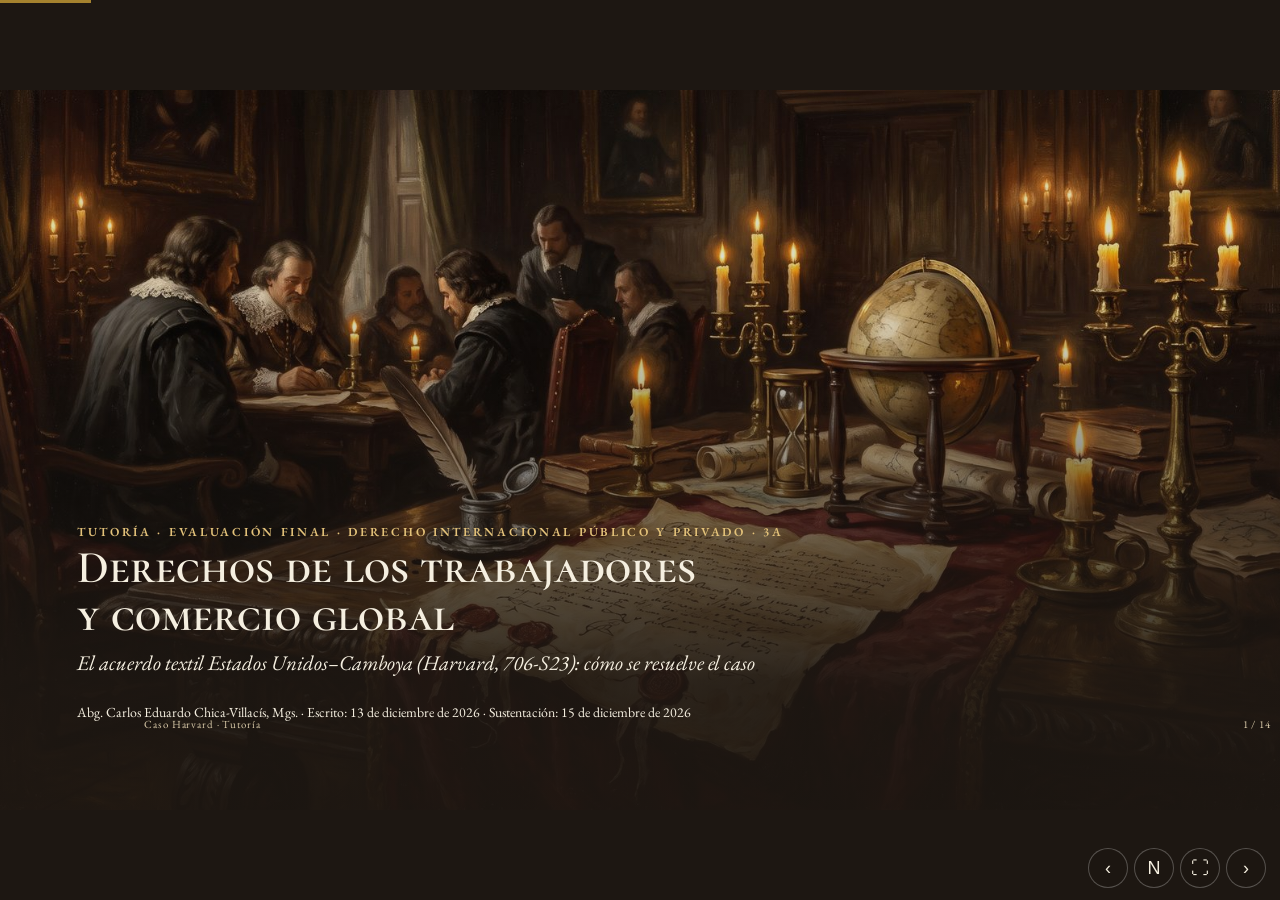
<file: caso-harvard/tutoria/index.html>
<!doctype html>
<html lang="es">
<head>
<meta charset="utf-8">
<meta name="viewport" content="width=device-width, initial-scale=1">
<title>Tutoría · Caso Harvard · Cómo se resuelve</title>
<meta name="robots" content="noindex">
<link rel="preconnect" href="https://fonts.googleapis.com">
<link rel="preconnect" href="https://fonts.gstatic.com" crossorigin>
<link href="https://fonts.googleapis.com/css2?family=Cormorant+SC:wght@500;600&family=EB+Garamond:ital,wght@0,400;0,600;1,400;1,600&display=swap" rel="stylesheet">
<style>
/* Presentación de la tutoría del caso Harvard. Flechas o clic para avanzar,
   N muestra las notas del docente, F pantalla completa. Sin proteccion.js:
   al compartir pantalla en Zoom el velo taparía la lámina. */
:root{--papel:#f5efe0;--papel-2:#ece3cc;--tinta:#2a2018;--tinta-2:#5b4a3a;--lacre:#8e1f1f;--oro:#a5822e;--linea:#d6c8a6;--verde:#3f6b4f;
  --serif:'EB Garamond',Georgia,serif;--titulo:'Cormorant SC','EB Garamond',Georgia,serif}
*{box-sizing:border-box}
html,body{margin:0;height:100%;-webkit-text-size-adjust:100%}
body{background:#1d1712;color:var(--tinta);font:clamp(17px,1.55vw,24px)/1.45 var(--serif);overflow:hidden}
.mazo{position:fixed;inset:0;display:flex;align-items:center;justify-content:center}
.lam{position:absolute;width:min(100vw,177.78vh);height:min(56.25vw,100vh);background:var(--papel);
  background-image:radial-gradient(ellipse at top,rgba(255,255,255,.55),transparent 60%);padding:4.2% 6% 5%;
  display:none;flex-direction:column;overflow:hidden}
.lam.activa{display:flex;animation:entra .35s ease}
@keyframes entra{from{opacity:0;transform:translateY(8px)}to{opacity:1;transform:none}}
.lam .kicker{font:600 .62em var(--serif);letter-spacing:.22em;text-transform:uppercase;color:var(--oro);margin:0 0 .3em}
.lam h1{font:600 2.3em/1.05 var(--titulo);margin:0}
.lam h2{font:600 1.75em/1.1 var(--titulo);margin:0 0 .5em}
.lam p{margin:0 0 .6em}
.lam ul{margin:0;padding-left:1.1em}.lam li{margin:0 0 .35em}.lam li::marker{color:var(--oro)}
.cuerpo{flex:1;min-height:0;display:flex;flex-direction:column;justify-content:center}
.dos{display:grid;grid-template-columns:1fr 1fr;gap:4%;align-items:center}
.tres{display:grid;grid-template-columns:repeat(3,1fr);gap:2.4%}
.ficha{background:rgba(255,255,255,.55);border:1px solid var(--linea);border-top:3px solid var(--lacre);border-radius:4px;padding:.7em .8em;font-size:.82em}
.ficha b{display:block;font-size:1.05em;margin-bottom:.2em}
.ficha .art{display:block;margin-top:.45em;font-size:.82em;color:var(--lacre);letter-spacing:.04em}
.cifra{font:600 2.2em/1 var(--titulo);color:var(--lacre)}
.pie{position:absolute;left:6%;right:6%;bottom:2.2%;display:flex;justify-content:space-between;font-size:.55em;color:var(--tinta-2);letter-spacing:.08em}
.portada{background:#1d1712 center/cover no-repeat;color:#f5efe0;justify-content:flex-end}
.portada::before{content:"";position:absolute;inset:0;background:linear-gradient(180deg,rgba(29,23,18,.15) 30%,rgba(29,23,18,.92) 82%)}
.portada>*{position:relative}.portada .kicker{color:#e3c27a}.portada .pie{color:#d8c9a8}
.linea-t{position:relative;display:grid;grid-template-columns:repeat(6,1fr);gap:1.4%;margin-top:1em}
.linea-t::before{content:"";position:absolute;left:0;right:0;top:1.05em;height:2px;background:var(--oro)}
.hito{position:relative;padding-top:2.4em;font-size:.78em}
.hito::before{content:"";position:absolute;top:.62em;left:0;width:.9em;height:.9em;border-radius:50%;background:var(--lacre);border:3px solid var(--papel)}
.hito b{display:block;font:600 1.5em var(--titulo);color:var(--lacre)}
.actores{position:relative;flex:1;min-height:0}
.actores svg{width:100%;height:100%}
.voto{display:flex;gap:1em;margin:.6em 0}
.voto button{font:600 .9em var(--serif);padding:.45em 1.2em;border:2px solid var(--lacre);background:#fff;color:var(--lacre);border-radius:6px;cursor:pointer}
.voto button:hover{background:var(--lacre);color:#fff}
.barras{display:grid;gap:.5em;margin-top:.4em}
.barra{display:grid;grid-template-columns:5em 1fr 2.5em;align-items:center;gap:.6em;font-size:.85em}
.barra span.b{height:1.1em;background:var(--lacre);border-radius:3px;width:0;transition:width .3s}
.barra.no span.b{background:var(--oro)}
.esq{display:grid;grid-template-columns:repeat(4,1fr);gap:1.6%;font-size:.78em}
.esq div{background:rgba(255,255,255,.55);border:1px solid var(--linea);border-radius:4px;padding:.55em .7em}
.esq div b{display:block;color:var(--lacre);font-size:.82em;letter-spacing:.12em;text-transform:uppercase}
.parrafo{background:#fff;border:1px solid var(--linea);border-radius:4px;padding:.8em 1em;font-size:.86em;line-height:1.5}
.parrafo .t{background:#f3dcdc}.parrafo .n{background:#efe2bf}.parrafo .h{background:#dfe9e1}.parrafo .c{background:#e2e3f0}
.leyenda{display:flex;gap:1.2em;font-size:.7em;margin-top:.6em;flex-wrap:wrap}
.leyenda i{display:inline-block;width:.9em;height:.9em;border-radius:2px;vertical-align:-.1em;margin-right:.3em}
table.rub{border-collapse:collapse;width:100%;font-size:.72em;line-height:1.3}
table.rub th,table.rub td{border:1px solid var(--linea);padding:.45em .55em;vertical-align:top;text-align:left;background:rgba(255,255,255,.5)}
table.rub th{background:var(--papel-2)}
table.rub th.e{background:#dfe9e1}table.rub th.s{background:#efe2bf}table.rub th.b{background:#f6e2c7}table.rub th.x{background:#f3dcdc}
.diez{display:grid;grid-template-columns:repeat(5,1fr);gap:1.2%;font-size:.72em;margin-top:.5em}
.diez div{background:#fff;border:1px solid var(--linea);border-radius:4px;padding:.45em .55em}
.diez div b{color:var(--lacre);font:600 1.3em var(--titulo);display:block}
.btn{display:inline-block;background:var(--lacre);color:#fff;text-decoration:none;font-weight:600;padding:.5em 1.3em;border-radius:6px;margin-top:.5em}
.notas{display:none;position:absolute;left:3%;right:3%;bottom:7%;background:rgba(29,23,18,.94);color:#f1e6cf;font-size:.66em;line-height:1.4;padding:.8em 1em;border-left:4px solid var(--oro);border-radius:4px;z-index:3}
body.con-notas .notas{display:block}
.notas::before{content:"Notas del docente · ";color:#e3c27a;font-weight:600}
#barra{position:fixed;left:0;top:0;height:3px;background:var(--oro);z-index:9;transition:width .25s}
.ctrl{position:fixed;right:14px;bottom:12px;display:flex;gap:6px;z-index:9}
.ctrl button{width:40px;height:40px;border-radius:50%;border:1px solid rgba(255,255,255,.25);background:rgba(29,23,18,.7);color:#f5efe0;font-size:18px;cursor:pointer}
@media (max-width:760px), (orientation:portrait){
  body{overflow:auto;font-size:17px}
  .mazo{position:static;display:block}
  .lam{position:relative;display:flex;width:auto;height:auto;min-height:0;padding:28px 18px 46px;border-bottom:6px solid #1d1712;animation:none}
  .lam.portada{min-height:70vh}
  .dos,.tres,.esq,.diez{grid-template-columns:1fr;gap:10px}
  .linea-t{grid-template-columns:1fr 1fr;row-gap:14px}.linea-t::before{display:none}
  .actores svg{height:auto}
  .ctrl,#barra{display:none}
  .lam h1{font-size:2em}
}
</style>
</head>
<body>
<div id="barra"></div>
<div class="mazo">

<!-- 1 -->
<section class="lam portada" style="background-image:url('../../recursos/laminas/b1-portada.jpg')">
  <p class="kicker">Tutoría · Evaluación final · Derecho Internacional Público y Privado · 3A</p>
  <h1>Derechos de los trabajadores<br>y comercio global</h1>
  <p style="font-size:1.05em;font-style:italic;margin-top:.4em">El acuerdo textil Estados Unidos–Camboya (Harvard, 706-S23): cómo se resuelve el caso</p>
  <p style="font-size:.7em;margin-top:.8em">Abg. Carlos Eduardo Chica-Villacís, Mgs. · Escrito: 13 de diciembre de 2026 · Sustentación: 15 de diciembre de 2026</p>
  <div class="notas">Abrir con la pregunta: ¿puede un país ganar cuota de exportación a cambio de respetar los derechos de sus trabajadores? Ese es todo el caso. Hoy no se trata de resumirlo sino de aprender a resolverlo.</div>
</section>

<!-- 2 -->
<section class="lam">
  <p class="kicker">Antes de empezar</p><h2>¿Qué es el método del caso?</h2>
  <div class="cuerpo dos">
    <ul>
      <li><b>No hay una respuesta correcta.</b> Hay posiciones mejor o peor sustentadas.</li>
      <li>Se sustenta con <b>norma</b> (Carta de la ONU, Convención de Viena de 1969, Constitución), <b>doctrina</b> y el <b>contenido científico</b>.</li>
      <li>Usted actúa como asesor: <b>decide</b> y <b>justifica</b>.</li>
      <li>El caso se sitúa en el <b>contexto ecuatoriano</b>.</li>
    </ul>
    <div class="ficha" style="font-size:.95em"><b>La regla de oro</b>Cada afirmación lleva detrás una norma o un hecho del caso. Si no la tiene, es opinión, y la opinión no se califica.</div>
  </div>
  <div class="notas">Insistir: la guía dice textualmente que no hay respuesta correcta o incorrecta. Lo que se evalúa es la sustentación. Esto les quita el miedo y sube el nivel.</div>
</section>

<!-- 3 -->
<section class="lam">
  <p class="kicker">El caso en 90 segundos</p><h2>Cuota a cambio de derechos</h2>
  <div class="cuerpo dos">
    <div>
      <p><b>20 de enero de 1999.</b> En Phnom Penh, el ministro de Comercio de Camboya, Cham Prasidh, firma el Acuerdo Bilateral de Comercio Textil con Estados Unidos.</p>
      <p>Las prendas camboyanas quedan bajo cuota, pero con una promesa: <b>hasta un 14 % más de cuota cada año</b> si mejoran las condiciones laborales del sector.</p>
      <p>La <b>OIT</b> vigila fábrica por fábrica con una lista de <b>150 ítems</b>.</p>
    </div>
    <div class="tres" style="grid-template-columns:1fr">
      <div class="ficha"><span class="cifra">14 %</span>de aumento anual de cuota prometido</div>
      <div class="ficha"><span class="cifra">9 %</span>lo que Camboya obtuvo tras las evaluaciones de 2000 y 2001</div>
      <div class="ficha"><span class="cifra">$533 → $1 300 M</span>exportaciones de prendas, 1999 a 2002</div>
    </div>
  </div>
  <div class="notas">El dato del 9 % frente al 14 % es el que más discusión genera: ¿la recompensa era un derecho o una concesión discrecional de Estados Unidos? Dejar la pregunta abierta.</div>
</section>

<!-- 4 -->
<section class="lam">
  <p class="kicker">Contexto</p><h2>Línea de tiempo</h2>
  <div class="cuerpo">
    <div class="linea-t">
      <div class="hito"><b>1974</b>Nace el Acuerdo Multifibra: cuotas país por país para textiles.</div>
      <div class="hito"><b>1995</b>Se crea la OMC; crece el debate sobre «comercio justo» y cláusula social.</div>
      <div class="hito"><b>1999</b>Firma del acuerdo Estados Unidos–Camboya, con cuota ligada a derechos laborales.</div>
      <div class="hito"><b>2000–01</b>La OIT monitorea; Camboya obtiene 9 % de 14 %.</div>
      <div class="hito"><b>31-XII-2001</b>Se renueva por tres años; Estados Unidos lo llama un acuerdo ejemplar.</div>
      <div class="hito"><b>Fin de 2004</b>Termina el régimen de cuotas: ¿sobrevive la ventaja laboral sin el premio?</div>
    </div>
  </div>
  <div class="notas">El final de las cuotas es la bisagra del caso: sin cuota que premiar, el incentivo jurídico desaparece. Por eso preguntamos qué queda del acuerdo y qué obligaciones sobreviven.</div>
</section>

<!-- 5 -->
<section class="lam">
  <p class="kicker">Quién es quién</p><h2>Mapa de actores</h2>
  <div class="cuerpo actores">
    <svg viewBox="0 0 900 380" font-family="EB Garamond, Georgia, serif" font-size="17" role="img" aria-label="Mapa de actores del caso">
      <g stroke="#a5822e" stroke-width="2" fill="none">
        <path d="M450 190 L170 80"/><path d="M450 190 L730 80"/><path d="M450 190 L170 300"/><path d="M450 190 L730 300"/><path d="M450 190 L450 55"/><path d="M450 190 L450 330"/>
      </g>
      <g text-anchor="middle" fill="#2a2018">
        <circle cx="450" cy="190" r="66" fill="#8e1f1f"/><text x="450" y="185" fill="#fff" font-weight="600">Acuerdo</text><text x="450" y="206" fill="#fff" font-size="14">textil 1999</text>
        <rect x="60" y="48" width="220" height="64" rx="6" fill="#fff" stroke="#8e1f1f"/><text x="170" y="75" font-weight="600">Estados Unidos</text><text x="170" y="97" font-size="14">USTR y Embajada: ofrece cuota</text>
        <rect x="620" y="48" width="220" height="64" rx="6" fill="#fff" stroke="#8e1f1f"/><text x="730" y="75" font-weight="600">Camboya</text><text x="730" y="97" font-size="14">Gobierno y Min. Comercio</text>
        <rect x="350" y="8" width="200" height="56" rx="6" fill="#fbf7ec" stroke="#a5822e"/><text x="450" y="32" font-weight="600">OIT</text><text x="450" y="52" font-size="14">monitorea 150 ítems</text>
        <rect x="60" y="268" width="220" height="64" rx="6" fill="#fbf7ec" stroke="#a5822e"/><text x="170" y="295" font-weight="600">Sindicatos</text><text x="170" y="317" font-size="14">AFL-CIO, UNITE, locales</text>
        <rect x="620" y="268" width="220" height="64" rx="6" fill="#fbf7ec" stroke="#a5822e"/><text x="730" y="295" font-weight="600">Fabricantes (GMAC)</text><text x="730" y="317" font-size="14">y compradores internacionales</text>
        <rect x="350" y="318" width="200" height="56" rx="6" fill="#dfe9e1" stroke="#3f6b4f"/><text x="450" y="342" font-weight="600">Trabajadores</text><text x="450" y="362" font-size="14">los titulares de los derechos</text>
      </g>
    </svg>
  </div>
  <div class="notas">Pedir que identifiquen quién es sujeto de Derecho Internacional y quién es solo actor (Art. 1.1.2 del instrumento): Estados y OIT son sujetos; GMAC, compradores y sindicatos son actores.</div>
</section>

<!-- 6 -->
<section class="lam">
  <p class="kicker">Lo que hay que resolver</p><h2>Los cuatro problemas del caso</h2>
  <div class="cuerpo esq">
    <div><b>1 · Cumplimiento</b>¿Cómo se garantiza que los estándares laborales se cumplan de verdad en las fábricas?</div>
    <div><b>2 · Competitividad</b>Mejores condiciones cuestan; los compradores quieren precios bajos.</div>
    <div><b>3 · Coordinación</b>Gobiernos, OIT, compradores, fabricantes y sindicatos: ¿quién vigila y quién paga?</div>
    <div><b>4 · Desarrollo</b>¿Protección laboral o proteccionismo disfrazado contra un país pobre?</div>
  </div>
  <div class="notas">Estos cuatro problemas vienen de la guía. En la introducción del informe deben nombrar el problema jurídico que van a resolver, no solo describir el caso.</div>
</section>

<!-- 7 -->
<section class="lam">
  <p class="kicker">La clave de la tutoría</p><h2>Las 15 preguntas, en cinco familias</h2>
  <div class="cuerpo tres" style="grid-template-columns:repeat(5,1fr)">
    <div class="ficha"><b>A · Naturaleza del acuerdo</b>P1, P2, P4<span class="art">Instrumento B1 · Art. 1.4.1 y 1.3.1 · B2 · 2.3</span></div>
    <div class="ficha"><b>B · Fuentes y soft law</b>P3, P15<span class="art">Art. 1.3.1 · Nota «lo que el art. 38 no enumera»</span></div>
    <div class="ficha"><b>C · Soberanía y no intervención</b>P6, P7, P8, P9<span class="art">Art. 1.1.1 · 1.2.1 · Carta ONU art. 2</span></div>
    <div class="ficha"><b>D · Comercio, desarrollo y OI</b>P5, P10, P12<span class="art">Art. 1.1.1-B · 1.4.2 · Cláusula de actualización</span></div>
    <div class="ficha"><b>E · Controversias y responsabilidad</b>P11, P13, P14<span class="art">Art. 1.4.3 · 1.5.1 · 1.2.1-B</span></div>
  </div>
  <p style="font-size:.72em;margin-top:.8em">Todas las respuestas se apoyan en el <b>Instrumento de Estudio del Bloque I</b> y en el del <b>Bloque II</b>: busquen el artículo indicado y citen la norma que ahí aparece.</p>
  <div class="notas">Esta lámina es la que más les sirve. Si responden por familias no se repiten, y cada familia tiene su artículo en el contenido científico.</div>
</section>

<!-- 8 -->
<section class="lam">
  <p class="kicker">Votación en vivo</p><h2>¿Es este acuerdo un tratado en sentido estricto?</h2>
  <div class="cuerpo dos">
    <div>
      <p>Respondan en el chat de Zoom: <b>Sí</b> o <b>No</b>, con una sola razón.</p>
      <div class="voto"><button data-v="si">+1 Sí</button><button data-v="no">+1 No</button><button data-v="0" title="Reiniciar">↺</button></div>
      <div class="barras">
        <div class="barra"><span>Sí</span><span class="b" id="b-si"></span><span id="n-si">0</span></div>
        <div class="barra no"><span>No</span><span class="b" id="b-no"></span><span id="n-no">0</span></div>
      </div>
    </div>
    <div class="ficha" style="font-size:.85em"><b>Pista para después del voto</b>Convención de Viena de 1969, art. 2.1.a): «acuerdo internacional celebrado por escrito entre Estados y regido por el derecho internacional […] cualquiera que sea su denominación particular».<span class="art">Instrumento B1 · Art. 1.4.1</span></div>
  </div>
  <div class="notas">Ir sumando los votos que lleguen al chat. Después del voto, leer el art. 2.1.a): el contenido mixto (económico y social) no cambia la naturaleza de tratado. Es la pregunta P2 y sirve de modelo para la lámina 11.</div>
</section>

<!-- 9 -->
<section class="lam">
  <p class="kicker">El caso en el Ecuador</p><h2>Comercio y derechos laborales: lo que el Ecuador sí ha firmado</h2>
  <div class="cuerpo tres" style="grid-template-columns:repeat(4,1fr)">
    <div class="ficha"><b>ATPDEA</b>Preferencias arancelarias unilaterales de Estados Unidos; uno de sus criterios era respetar los derechos laborales reconocidos internacionalmente. El Ecuador renunció a ellas en 2013.</div>
    <div class="ficha"><b>TLC con EE. UU.</b>Se negoció entre 2004 y 2006 y <b>no se firmó</b>. Ojo: no existe un TLC vigente con Estados Unidos.</div>
    <div class="ficha"><b>Acuerdo Multipartes con la UE</b>Vigente para el Ecuador desde 2017. Su capítulo de comercio y desarrollo sostenible incluye compromisos con los convenios de la OIT.</div>
    <div class="ficha"><b>Primera Fase con EE. UU.</b>Protocolo sobre reglas comerciales y transparencia (2020), en el marco del Consejo de Comercio e Inversión.</div>
  </div>
  <p style="font-size:.72em;margin-top:.7em">Y la Constitución: arts. 416 (relaciones internacionales), 417 a 419 (tratados), 422 (arbitraje) y 425 (jerarquía). Ver la nota del docente del Art. 1.5.2.</p>
  <div class="notas">La guía pide situar el caso en el Ecuador y menciona un «TLC con Estados Unidos» que nunca se firmó. Aclararlo aquí evita que lo repitan en el informe.</div>
</section>

<!-- 10 -->
<section class="lam">
  <p class="kicker">El entregable escrito</p><h2>El informe por dentro (formato modelo)</h2>
  <div class="cuerpo esq">
    <div><b>Título del caso</b>Tal como aparece en la guía.</div>
    <div><b>Introducción</b>Máximo una plana: el problema jurídico y cómo lo resolverá (análisis documental, doctrinario, dogmático).</div>
    <div><b>Descripción y actores</b>Resumen breve del caso y rol de cada actor.</div>
    <div><b>Análisis del problema</b>Contexto y problemas identificados.</div>
    <div><b>Propuesta de solución</b>Respuesta a las 15 preguntas, en párrafos con cita.</div>
    <div><b>Conclusiones</b>Los hallazgos más importantes.</div>
    <div><b>Recomendaciones</b>Cómo implementar la propuesta.</div>
    <div><b>Epílogo y fuentes</b>Máximo media plana sobre otras vías de solución · Referencias en APA 7.ª · Anexos.</div>
  </div>
  <p style="font-size:.72em;margin-top:.7em">Se entrega <b>en PDF</b> en el EVEA. Sin escrito no hay sustentación: la nota sería cero.</p>
  <div class="notas">El formato modelo dice APA sexta edición; en esta asignatura trabajamos con APA 7.ª. Aceptar cualquiera de las dos, pero recomendar la 7.ª.</div>
</section>

<!-- 11 -->
<section class="lam">
  <p class="kicker">Cómo se responde una pregunta</p><h2>Un párrafo de 8 a 10 líneas, en cuatro movimientos</h2>
  <div class="cuerpo">
    <p style="font-size:.78em"><b>P2.</b> ¿Cuál es la naturaleza jurídica de un acuerdo bilateral con contenido mixto? ¿Es un tratado en sentido estricto?</p>
    <div class="parrafo">
      <span class="t">El Acuerdo Bilateral de Comercio Textil de 1999 es un tratado en sentido estricto, pese a combinar cuotas comerciales y estándares laborales.</span>
      <span class="n">Según el art. 2.1.a) de la Convención de Viena de 1969, basta un acuerdo escrito entre Estados regido por el derecho internacional, cualquiera que sea su denominación, y su art. 26 obliga a cumplirlo de buena fe (pacta sunt servanda).</span>
      <span class="h">Estados Unidos y Camboya lo firmaron por escrito el 20 de enero de 1999 y lo renovaron en 2001, y la cuota quedó sujeta a la verificación de la OIT.</span>
      <span class="c">Su contenido mixto no altera su naturaleza: lo convierte en un tratado-contrato con una cláusula social, cuyo cumplimiento es exigible entre las partes.</span>
    </div>
    <div class="leyenda"><span><i style="background:#f3dcdc"></i>Tesis</span><span><i style="background:#efe2bf"></i>Norma</span><span><i style="background:#dfe9e1"></i>Hecho del caso</span><span><i style="background:#e2e3f0"></i>Conclusión</span></div>
  </div>
  <div class="notas">Pedir que reescriban la P1 con estos cuatro colores durante la tutoría. Un párrafo sin el color verde (hecho del caso) es teoría suelta; sin el amarillo (norma) es opinión.</div>
</section>

<!-- 12 -->
<section class="lam">
  <p class="kicker">Rúbrica del escrito · 8 puntos</p><h2>Cómo se califica el informe</h2>
  <div class="cuerpo">
    <table class="rub">
      <tr><th>Criterio</th><th class="e">Excelente</th><th class="s">Satisfactorio</th><th class="b">Básico</th><th class="x">No cumple</th></tr>
      <tr><td><b>Problema y decisión (1,5)</b></td><td>Problema jurídico preciso, posición clara y consecuencias de las alternativas · 1,5</td><td>Posición sin consecuencias · 1</td><td>Posición vaga · 0,5</td><td>Sin problema ni posición · 0</td></tr>
      <tr><td><b>Las 15 preguntas (3)</b></td><td>Todas, con tesis, norma, hecho y conclusión · 3</td><td>Todas; a algunas les falta norma o hecho · 2</td><td>Preguntas sin responder u opiniones · 1</td><td>Sin respuestas · 0</td></tr>
      <tr><td><b>Contenidos y Ecuador (2)</b></td><td>Instrumentos, Viena, Carta ONU y Constitución; Ecuador con datos correctos · 2</td><td>Relación mediana · 1,5</td><td>Poca relación o errores · 0,5</td><td>Sin relación · 0</td></tr>
      <tr><td><b>Cierre y formato (1,5)</b></td><td>Conclusiones, epílogo, formato, PDF y APA 7.ª · 1,5</td><td>Cumple en su mayoría · 1</td><td>Cumple parcialmente · 0,5</td><td>Sin formato · 0</td></tr>
    </table>
    <p style="font-size:.66em;margin-top:.5em">La rúbrica completa está en el aula. El criterio 1 pide lo mismo que el árbol de decisiones 3D: elegir, justificar y prever las consecuencias.</p>
  </div>
  <div class="notas">La relación de contenidos es donde más se pierde: por eso la lámina 7 manda cada familia de preguntas a su artículo del instrumento. Citar el instrumento cuenta.</div>
</section>

<!-- 13 -->
<section class="lam">
  <p class="kicker">Sustentación oral · 12 puntos</p><h2>Exposición oral, de 10 a 15 minutos, sin diapositivas</h2>
  <div class="cuerpo">
    <p style="font-size:.72em;margin:0 0 .2em">Orden sugerido de la exposición:</p><div class="diez">
      <div><b>1</b>Problema jurídico</div><div><b>2</b>Actores y sujetos</div><div><b>3</b>Contexto: cuotas, OMC, OIT</div><div><b>4</b>Naturaleza del acuerdo (A)</div><div><b>5</b>Fuentes y soft law (B)</div>
      <div><b>6</b>Soberanía y no intervención (C)</div><div><b>7</b>Comercio y desarrollo (D)</div><div><b>8</b>Controversias y responsabilidad (E)</div><div><b>9</b>El caso en el Ecuador</div><div><b>10</b>Conclusión, recomendación y epílogo</div>
    </div>
    <ul style="font-size:.74em;margin-top:.8em">
      <li>Zoom del caso: <a href="https://cedia.zoom.us/j/82655303794" target="_blank" rel="noopener">cedia.zoom.us/j/82655303794</a>, con sala de espera; <b>cámara y micrófono encendidos</b> toda la sesión; <b>traje formal</b>.</li>
      <li>Sin ayuda externa ni acompañantes; la sesión se graba. El docente puede hacer preguntas.</li>
      <li>Rúbrica oral (12): dominio del caso 3 · argumentación jurídica 3 · respuestas al docente 2,5 · síntesis, orden y tiempo 2 · expresión y presentación formal 1,5.</li>
    </ul>
  </div>
  <div class="notas">No hay diapositivas: el estudiante expone de memoria, siguiendo el orden de las cinco familias. Así la exposición coincide con el escrito y las preguntas del docente caen en terreno conocido.</div>
</section>

<!-- 14 -->
<section class="lam">
  <p class="kicker">Calendario y práctica</p><h2>Lo que viene</h2>
  <div class="cuerpo dos">
    <div class="tres" style="grid-template-columns:1fr">
      <div class="ficha"><b>Ahora · Práctica sin nota</b>Árbol de decisiones 3D del caso: cinco decisiones de 1998 a 2004 y su acta.</div>
      <div class="ficha"><b>13 de diciembre · Escrito (8 pts)</b>Informe en PDF en el EVEA.</div>
      <div class="ficha"><b>15 de diciembre · Sustentación (12 pts)</b>Exposición oral en Zoom, sin diapositivas.<br><a href="https://cedia.zoom.us/j/82655303794" target="_blank" rel="noopener">cedia.zoom.us/j/82655303794</a></div>
    </div>
    <div style="text-align:center">
      <p style="font-size:1.1em;font-style:italic">«Una afirmación, una norma, un hecho del caso».</p>
      <a class="btn" href="../" target="_blank" rel="noopener">Practicar con el árbol 3D</a><br>
      <a class="btn" style="background:#a5822e" href="../../contenido-b1/" target="_blank" rel="noopener">Abrir el Instrumento del Bloque I</a>
    </div>
  </div>
  <div class="notas">Cerrar invitando al árbol 3D: es la práctica de las decisiones del caso antes del escrito. Recordar que sin escrito no hay sustentación.</div>
</section>

</div>
<div class="ctrl"><button id="prev" aria-label="Anterior">‹</button><button id="nota" aria-label="Notas" title="Notas (N)">N</button><button id="full" aria-label="Pantalla completa" title="Pantalla completa (F)">⛶</button><button id="next" aria-label="Siguiente">›</button></div>
<script>
(function(){
  var L=[].slice.call(document.querySelectorAll('.lam')),i=0,tot=L.length,barra=document.getElementById('barra');
  L.forEach(function(l,k){var p=document.createElement('div');p.className='pie';p.innerHTML='<span>Caso Harvard · Tutoría</span><span>'+(k+1)+' / '+tot+'</span>';l.appendChild(p);});
  function ir(n){i=Math.max(0,Math.min(tot-1,n));L.forEach(function(l,k){l.classList.toggle('activa',k===i);});barra.style.width=(100*(i+1)/tot)+'%';try{history.replaceState(null,'','#'+(i+1));}catch(e){}}
  ir((parseInt(location.hash.slice(1),10)||1)-1);
  addEventListener('hashchange',function(){var n=(parseInt(location.hash.slice(1),10)||1)-1;if(n!==i)ir(n);});
  document.getElementById('next').onclick=function(){ir(i+1);};document.getElementById('prev').onclick=function(){ir(i-1);};
  document.getElementById('nota').onclick=function(){document.body.classList.toggle('con-notas');};
  document.getElementById('full').onclick=pantalla;
  function pantalla(){if(document.fullscreenElement)document.exitFullscreen();else document.documentElement.requestFullscreen&&document.documentElement.requestFullscreen();}
  addEventListener('keydown',function(e){var k=e.key;if(k==='ArrowRight'||k==='PageDown'||k===' ')ir(i+1);else if(k==='ArrowLeft'||k==='PageUp')ir(i-1);else if(k==='Home')ir(0);else if(k==='End')ir(tot-1);else if(k==='n'||k==='N')document.body.classList.toggle('con-notas');else if(k==='f'||k==='F')pantalla();else return;e.preventDefault();});
  var x0=null;addEventListener('touchstart',function(e){x0=e.touches[0].clientX;},{passive:true});
  addEventListener('touchend',function(e){if(x0===null||!matchMedia('(min-width:761px) and (orientation:landscape)').matches)return;var d=e.changedTouches[0].clientX-x0;if(Math.abs(d)>50)ir(i+(d<0?1:-1));x0=null;});
  var v={si:0,no:0};
  document.querySelectorAll('.voto button').forEach(function(b){b.onclick=function(){var k=b.dataset.v;if(k==='0')v={si:0,no:0};else v[k]++;var t=Math.max(1,v.si+v.no);['si','no'].forEach(function(s){document.getElementById('b-'+s).style.width=(100*v[s]/t)+'%';document.getElementById('n-'+s).textContent=v[s];});};});
})();
</script>
</body>
</html>
</file>
<file: recursos/tratado.css>
/* Instrumento de estudio con forma de tratado internacional.
   Lo usan contenido-b1/ y contenido-b2/. */
:root{
  --papel:#f5efe0; --papel-2:#ece3cc; --tinta:#2a2018; --tinta-2:#5b4a3a;
  --lacre:#8e1f1f; --oro:#a5822e; --linea:#d6c8a6; --nota:#fbf7ec;
  --docente:#eef3ee; --docente-borde:#3f6b4f;
  --serif:'EB Garamond', Georgia, 'Times New Roman', serif;
  --titulo:'Cormorant SC', 'EB Garamond', Georgia, serif;
}
*{box-sizing:border-box}
html{-webkit-text-size-adjust:100%;scroll-behavior:smooth;scroll-padding-top:16px}
body{margin:0;background:var(--papel);color:var(--tinta);font:19px/1.65 var(--serif);
  background-image:radial-gradient(ellipse at top,rgba(255,255,255,.55),transparent 60%),
  radial-gradient(ellipse at bottom,rgba(165,130,46,.08),transparent 70%)}
a{color:var(--lacre)}
#progreso{position:fixed;top:0;left:0;height:3px;width:0;background:var(--lacre);z-index:20}

/* Portada */
.portada{max-width:980px;margin:0 auto;padding:40px 20px 24px;text-align:center}
.portada .inst{font:600 13px/1.4 var(--serif);letter-spacing:.14em;text-transform:uppercase;color:var(--tinta-2)}
.portada h1{font:600 clamp(30px,6vw,52px)/1.1 var(--titulo);margin:18px 0 6px;letter-spacing:.02em}
.portada .sub{font-size:20px;font-style:italic;color:var(--tinta-2);margin:0}
.filete{display:flex;align-items:center;gap:14px;max-width:420px;margin:22px auto;color:var(--oro)}
.filete::before,.filete::after{content:"";flex:1;height:1px;background:linear-gradient(90deg,transparent,var(--oro),transparent)}
.sello{width:92px;height:92px;flex:none}
.lamina{margin:22px auto 0;max-width:980px}
.lamina img{display:block;width:100%;height:auto;border:1px solid var(--linea);border-radius:4px;box-shadow:0 10px 30px rgba(42,32,24,.18)}
.lamina figcaption{font-size:14px;font-style:italic;color:var(--tinta-2);margin-top:6px}
.autoria{font-size:16px;color:var(--tinta-2);margin:18px auto 0;max-width:720px}
.autoria b{color:var(--tinta)}
.volver{display:inline-block;margin-top:14px;font-size:15px}

/* Cuerpo con índice */
.marco{display:grid;grid-template-columns:250px minmax(0,760px);gap:48px;justify-content:center;padding:10px 20px 80px}
nav.indice{position:sticky;top:18px;align-self:start;max-height:calc(100vh - 36px);overflow:auto;font-size:15px;line-height:1.35;padding-right:6px}
nav.indice summary{font:600 13px var(--serif);letter-spacing:.12em;text-transform:uppercase;color:var(--tinta-2);cursor:pointer;list-style:none;margin-bottom:8px}
nav.indice ol{list-style:none;margin:0;padding:0}
nav.indice li{margin:0 0 6px}
nav.indice a{color:var(--tinta-2);text-decoration:none;display:block;padding:2px 0 2px 10px;border-left:2px solid transparent}
nav.indice a.art{padding-left:22px;font-size:14px}
nav.indice a.activo{color:var(--lacre);border-left-color:var(--lacre)}
main{min-width:0}

/* Partes del instrumento */
.preambulo,.capitulo,.clausula,.anexo,.final{margin:0 0 56px}
.parte{text-align:center;margin:0 0 22px}
.parte .num{display:block;font:600 14px var(--serif);letter-spacing:.22em;text-transform:uppercase;color:var(--oro)}
.parte h2{font:600 clamp(23px,3.4vw,30px)/1.2 var(--titulo);margin:6px 0 0}
h3.articulo{font:600 21px/1.3 var(--serif);margin:34px 0 10px;padding-top:12px;border-top:1px solid var(--linea)}
h3.articulo .n{display:block;font-size:13px;letter-spacing:.16em;text-transform:uppercase;color:var(--lacre)}
h3.seccion{font:600 20px/1.3 var(--serif);margin:28px 0 8px}
h4{font:600 italic 19px/1.35 var(--serif);margin:24px 0 6px;color:var(--tinta)}
p{margin:0 0 14px;text-align:justify;hyphens:auto}
ul,ol.lista{margin:0 0 16px;padding-left:22px}
li{margin:0 0 8px}
li::marker{color:var(--oro)}
.considerando{border-left:3px solid var(--oro);padding:4px 0 4px 18px;margin:18px 0;font-style:italic}
.considerando b{font-style:normal;display:block;font-size:13px;letter-spacing:.14em;text-transform:uppercase;color:var(--oro);margin-bottom:4px}

aside.interpretativa,aside.docente{border-radius:4px;padding:16px 18px 6px;margin:22px 0}
aside.interpretativa{background:var(--nota);border:1px solid var(--linea);border-left:4px solid var(--oro)}
aside.docente{background:var(--docente);border:1px solid #c9d8cc;border-left:4px solid var(--docente-borde)}
aside .rotulo{display:block;font:600 12px var(--serif);letter-spacing:.16em;text-transform:uppercase;margin-bottom:4px}
aside.interpretativa .rotulo{color:var(--oro)}
aside.docente .rotulo{color:var(--docente-borde)}
aside .tit{display:block;font-weight:600;margin-bottom:6px}

.cuadro{overflow-x:auto;margin:18px 0 22px}
table{border-collapse:collapse;width:100%;font-size:16px;line-height:1.45;background:rgba(255,255,255,.35)}
th,td{border:1px solid var(--linea);padding:9px 11px;vertical-align:top;text-align:left}
th{background:var(--papel-2);font-weight:600}
.cuadro .rotulo-cuadro{display:block;font-size:13px;letter-spacing:.14em;text-transform:uppercase;color:var(--tinta-2);margin-bottom:6px}

figure.esquema{margin:24px 0;padding:14px;border:1px solid var(--linea);background:rgba(255,255,255,.4);border-radius:4px}
figure.esquema svg{display:block;width:100%;height:auto}
figure.esquema figcaption{font-size:14px;font-style:italic;color:var(--tinta-2);margin-top:8px;text-align:center}
.anexo p{text-align:left;padding-left:28px;text-indent:-28px;font-size:16px}
.final{border:1px solid var(--linea);padding:22px;text-align:center;background:rgba(255,255,255,.35)}
.final p{text-align:center}
.firma{margin-top:22px;font-style:italic}
.firma b{font-style:normal;display:block}

@media (max-width:900px){
  body{font-size:18px}
  .marco{grid-template-columns:minmax(0,1fr);gap:0;padding:0 16px 60px}
  nav.indice{position:static;max-height:none;border:1px solid var(--linea);background:var(--nota);padding:10px 14px;margin:0 0 30px;border-radius:4px}
  p{text-align:left}
  .portada{padding:28px 16px 16px}
  .sello{width:70px;height:70px}
}
@media print{body{display:none}}
figure.mapa{margin:26px 0 8px}
figure.mapa img{cursor:zoom-in}
</file>
